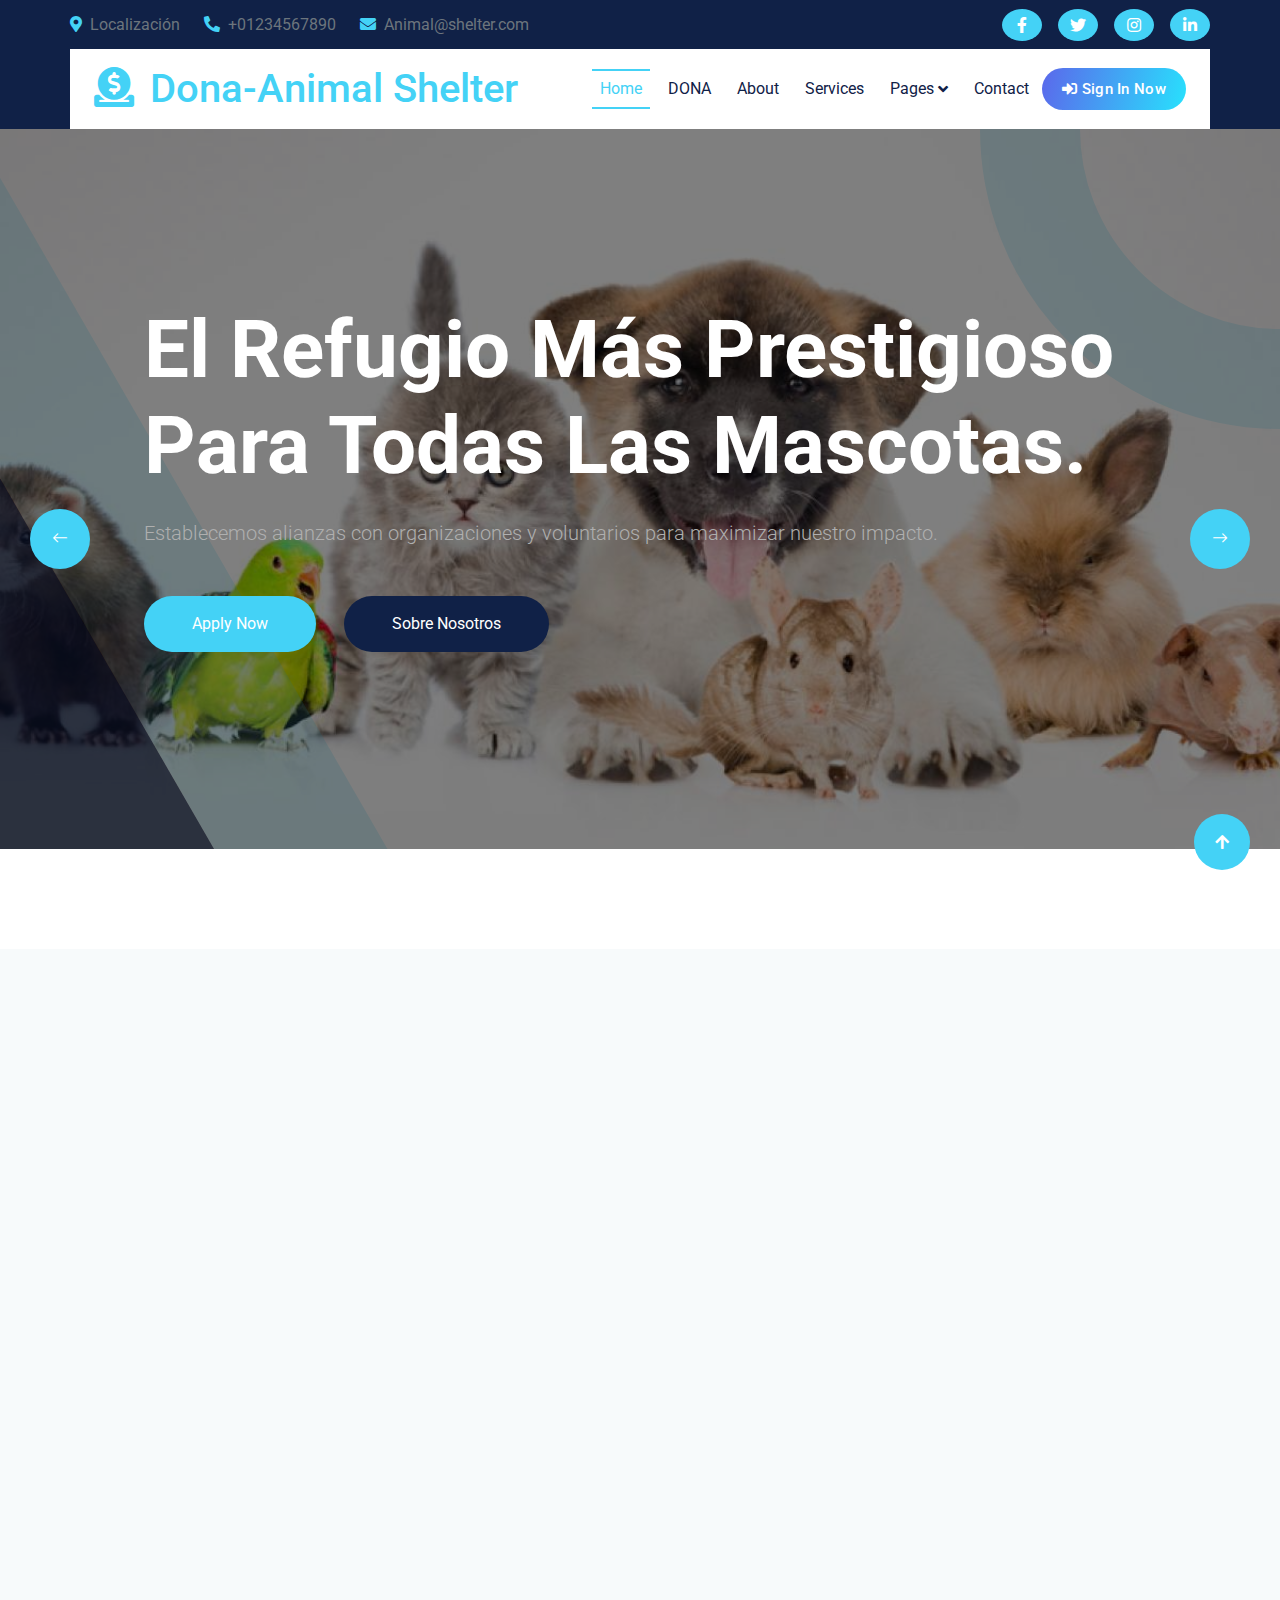
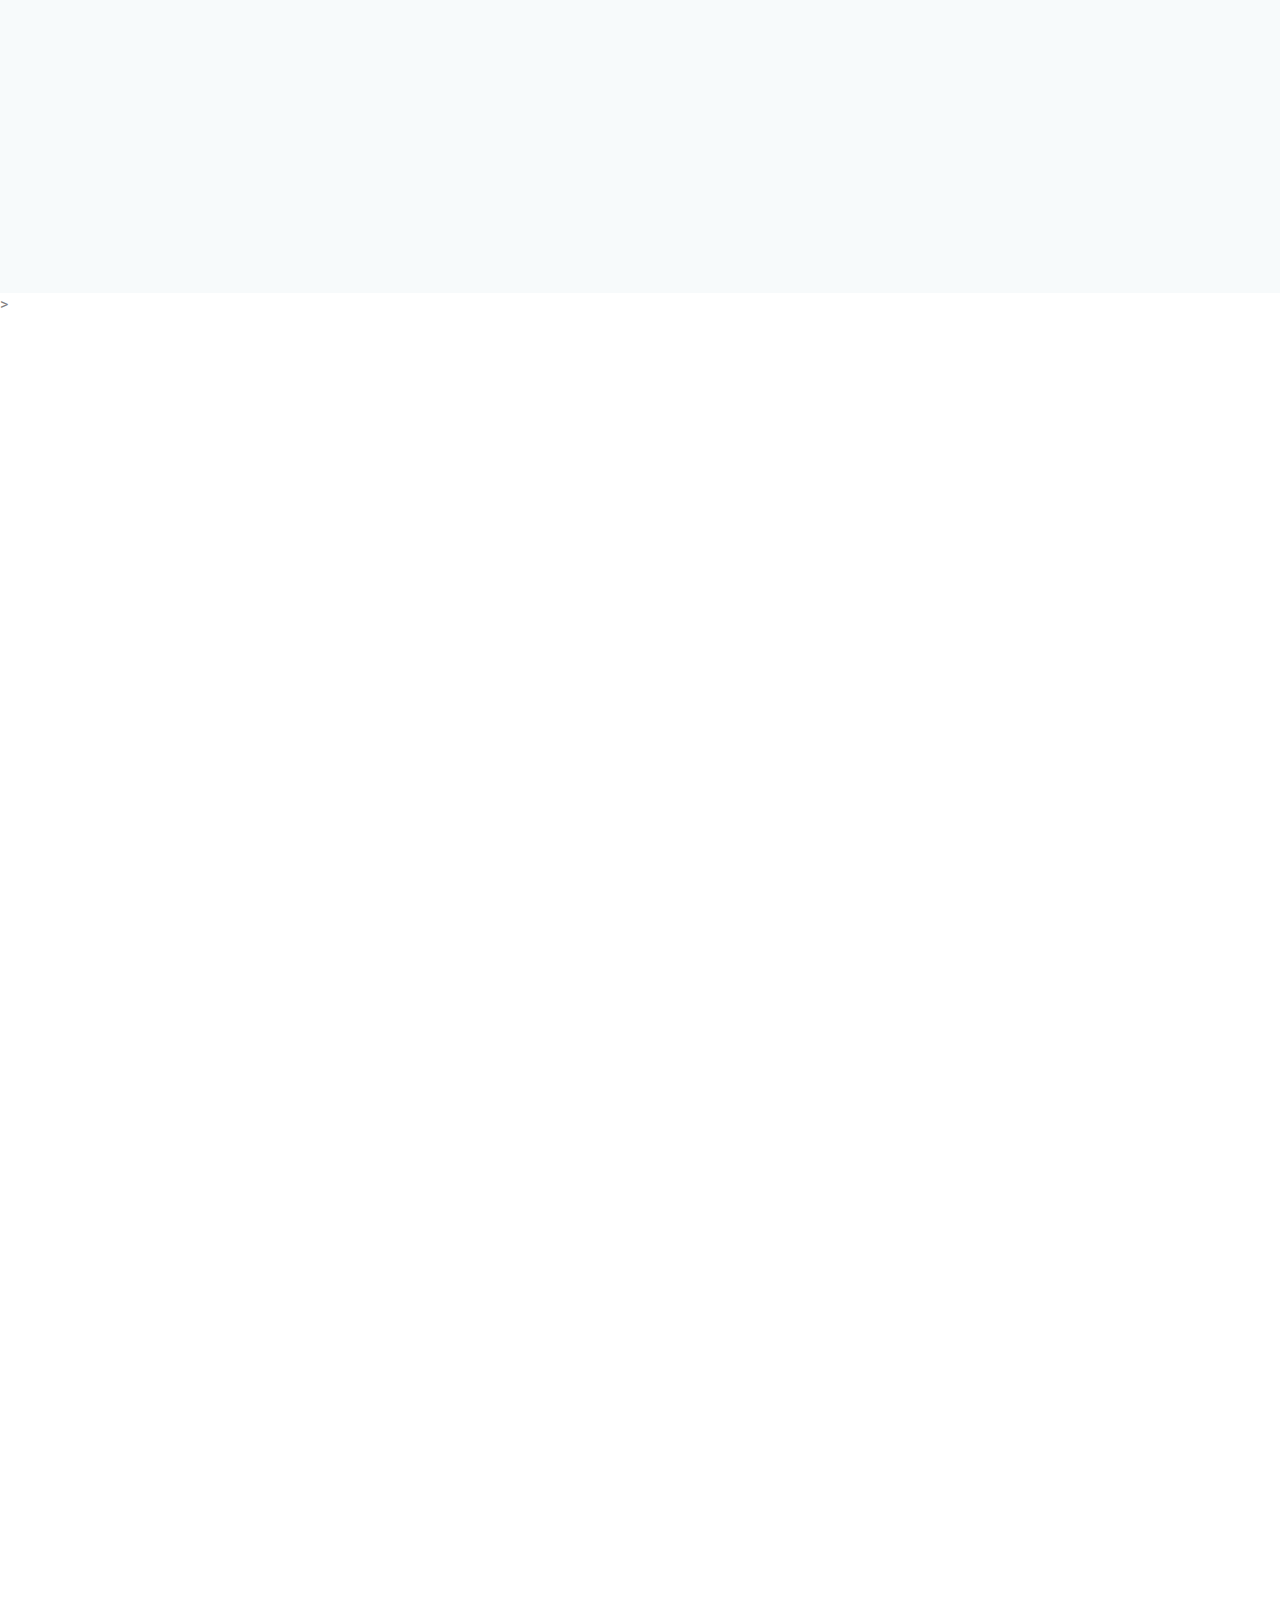
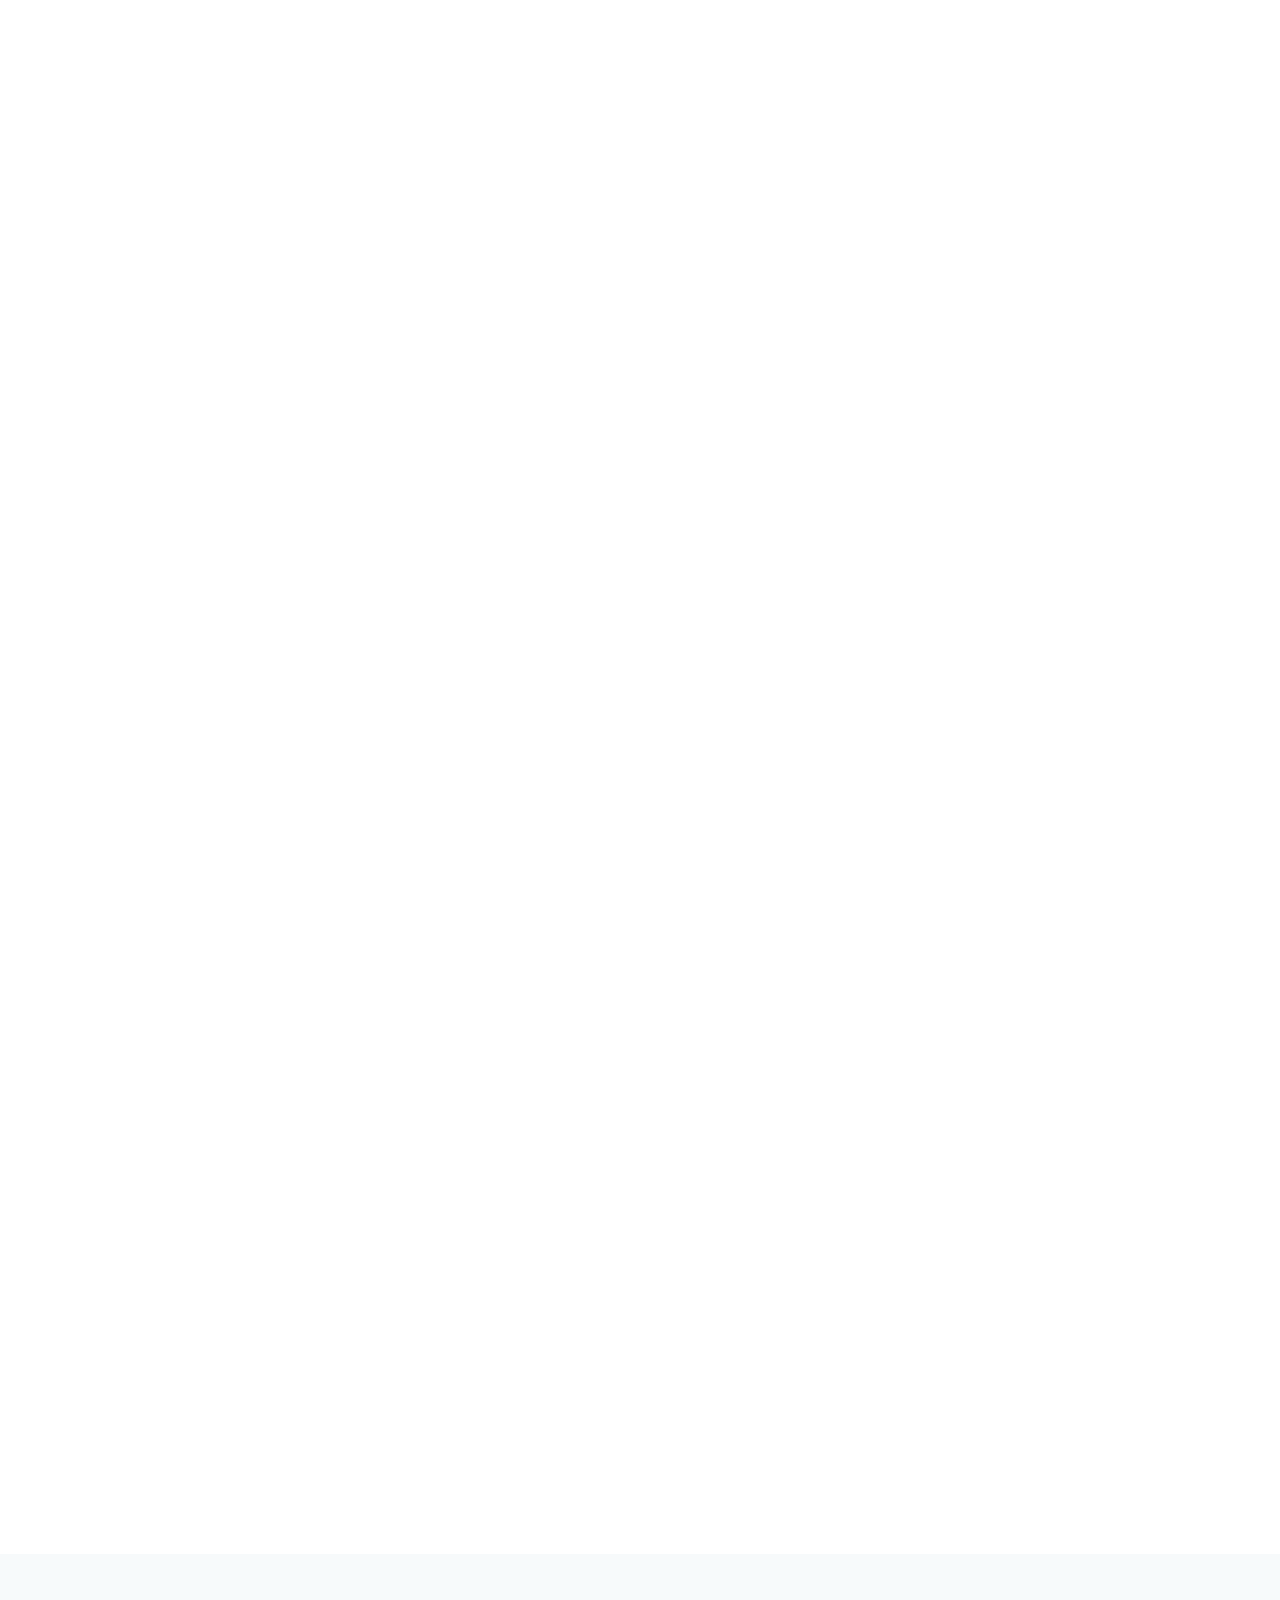
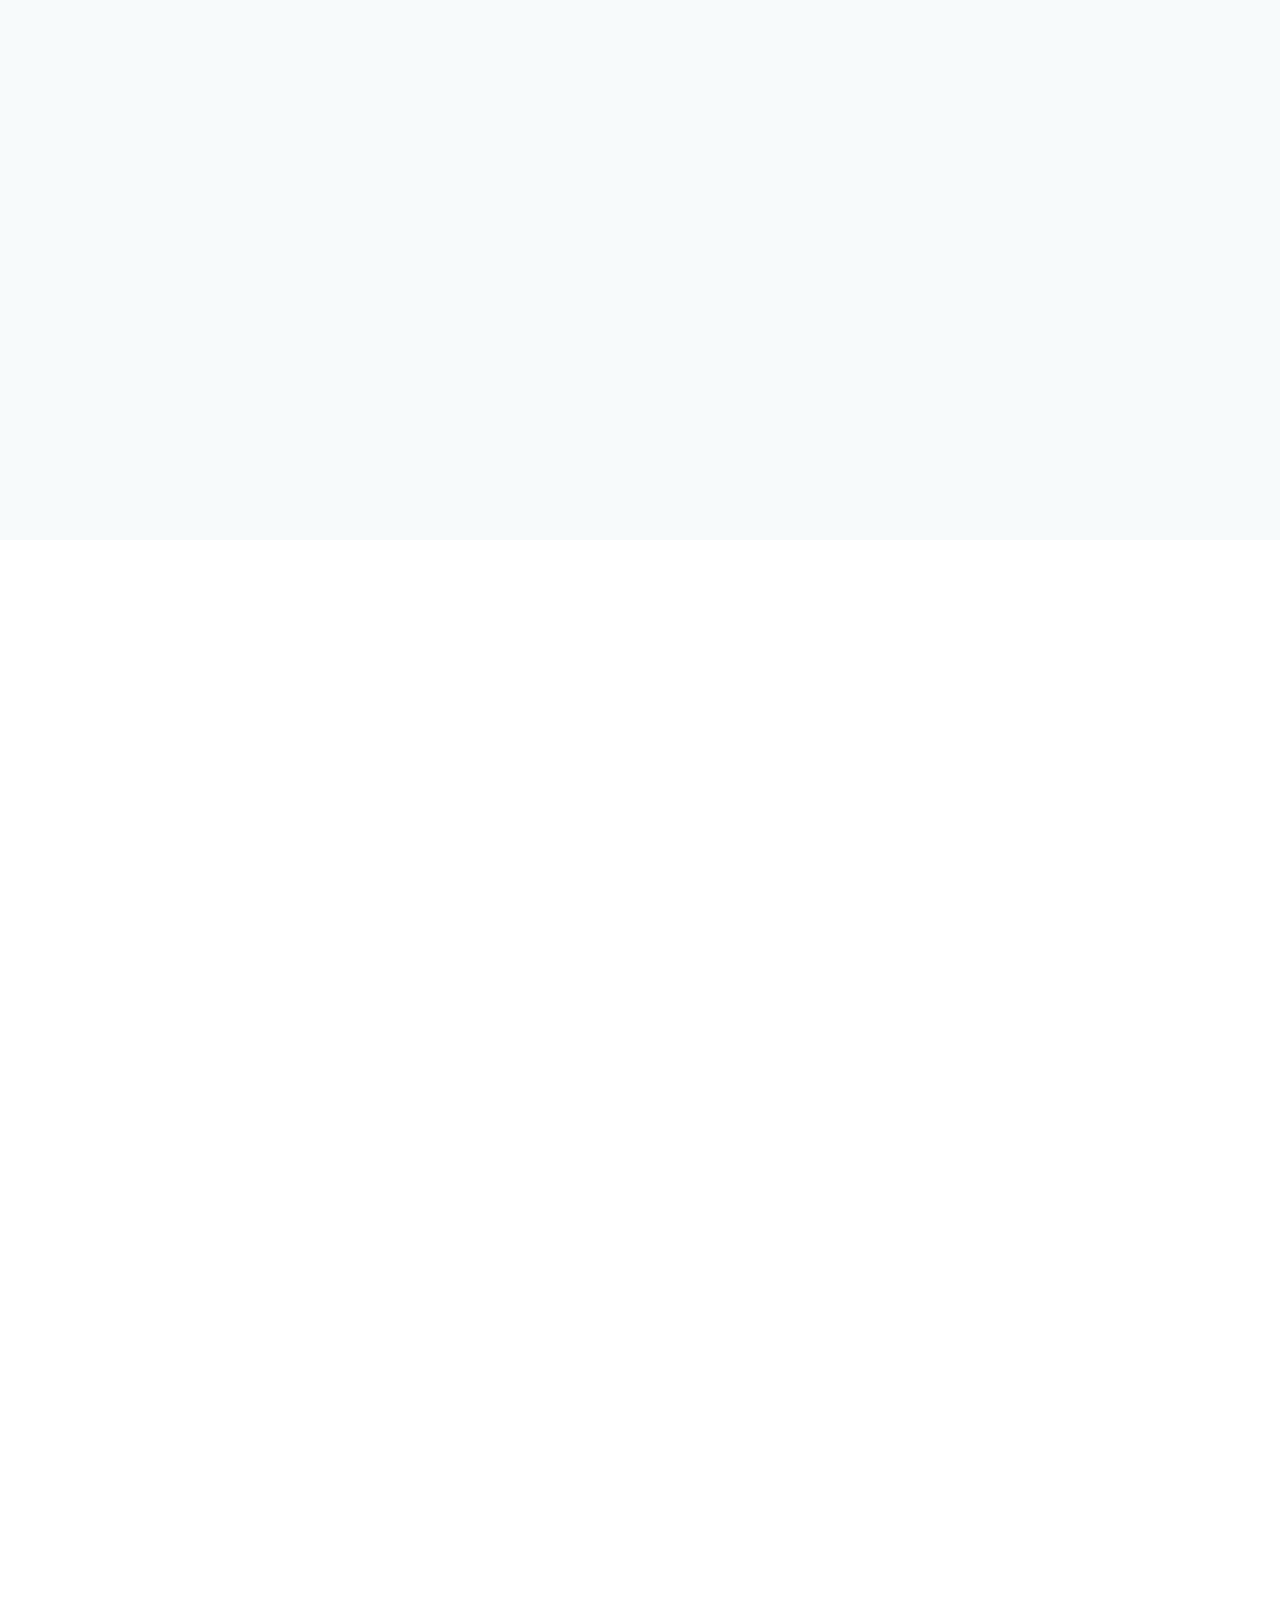
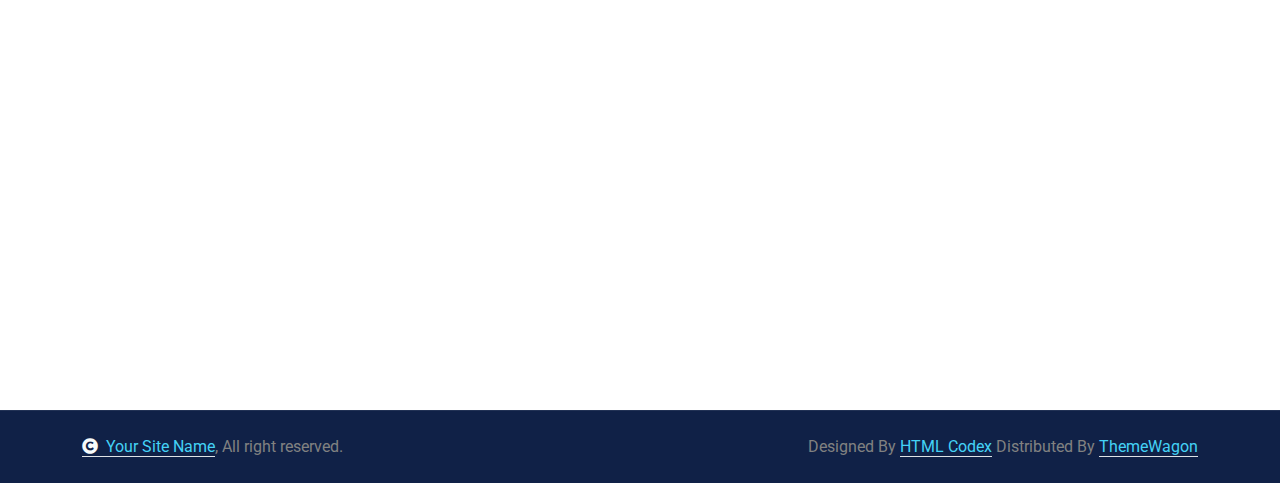
<file: index.html>
<!DOCTYPE html>
<html lang="en">

    <head>
        <meta charset="utf-8">
        <title>Animal Shelter</title>
        <link rel="icon" href="img/images.jpeg" type="image/x-icon">
        <meta content="width=device-width, initial-scale=1.0" name="viewport">
        <meta content="" name="keywords">
        <meta content="" name="description">

        <!-- Google Web Fonts -->
        <link rel="preconnect" href="https://fonts.googleapis.com">
        <link rel="preconnect" href="https://fonts.gstatic.com" crossorigin>
        <link href="https://fonts.googleapis.com/css2?family=Open+Sans:wght@400;500;600;700&family=Roboto:wght@400;500;700&display=swap" rel="stylesheet"> 

        <!-- Icon Font Stylesheet -->
        <link rel="stylesheet" href="https://use.fontawesome.com/releases/v5.15.4/css/all.css"/>
        <link href="https://cdn.jsdelivr.net/npm/bootstrap-icons@1.4.1/font/bootstrap-icons.css" rel="stylesheet">

        <!-- Libraries Stylesheet -->
        <link rel="stylesheet" href="https://cdnjs.cloudflare.com/ajax/libs/animate.css/4.1.1/animate.min.css"/>
        <link href="lib/animate/animate.min.css" rel="stylesheet">
        <link href="lib/owlcarousel/assets/owl.carousel.min.css" rel="stylesheet">
        <link href="lib/lightbox/css/lightbox.min.css" rel="stylesheet">


        <!-- Customized Bootstrap Stylesheet -->
        <link href="css/bootstrap.min.css" rel="stylesheet">

        <!-- Template Stylesheet -->
        <link href="css/style.css" rel="stylesheet">
        <link rel="stylesheet" href="https://use.fontawesome.com/releases/v5.8.1/css/all.css" integrity="sha384-50oBUHEmvpQ+1lW4y57PTFmhCaXp0ML5d60M1M7uH2+nqUivzIebhndOJK28anvf" crossorigin="anonymous">
        <link rel="stylesheet" href="assets/css/templatemo-chain-app-dev.css">
        <link rel="stylesheet" href="assets/css/animated.css">
        <link rel="stylesheet" href="assets/css/owl.css">
    </head>

    <body>

        <!-- Spinner Start -->
        <div id="spinner" class="show bg-white position-fixed translate-middle w-100 vh-100 top-50 start-50 d-flex align-items-center justify-content-center">
            <div class="spinner-border text-primary" style="width: 3rem; height: 3rem;" role="status">
                <span class="sr-only">Loading...</span>
            </div>
        </div>
        <!-- Spinner End -->


        <!-- Topbar Start -->
        <div class="container-fluid topbar px-0 d-none d-lg-block">
            <div class="container px-0">
                <div class="row gx-0 align-items-center" style="height: 45px;">
                    <div class="col-lg-8 text-center text-lg-start mb-lg-0">
                        <div class="d-flex flex-wrap">
                            <a href="#" class="text-muted me-4"><i class="fas fa-map-marker-alt text-primary me-2"></i>Localización</a>
                            <a href="#" class="text-muted me-4"><i class="fas fa-phone-alt text-primary me-2"></i>+01234567890</a>
                            <a href="#" class="text-muted me-0"><i class="fas fa-envelope text-primary me-2"></i>Animal@shelter.com</a>
                        </div>
                    </div>
                    <div class="col-lg-4 text-center text-lg-end">
                        <div class="d-flex align-items-center justify-content-end">
                            <a href="#" class="btn btn-primary btn-square rounded-circle nav-fill me-3"><i class="fab fa-facebook-f text-white"></i></a>
                            <a href="#" class="btn btn-primary btn-square rounded-circle nav-fill me-3"><i class="fab fa-twitter text-white"></i></a>
                            <a href="#" class="btn btn-primary btn-square rounded-circle nav-fill me-3"><i class="fab fa-instagram text-white"></i></a>
                            <a href="#" class="btn btn-primary btn-square rounded-circle nav-fill me-0"><i class="fab fa-linkedin-in text-white"></i></a>
                        </div>
                    </div>
                </div>
            </div>
        </div>
        <!-- Topbar End -->


        <!-- Navbar & Hero Start -->
        <div class="container-fluid sticky-top px-0">
            <div class="position-absolute bg-dark" style="left: 0; top: 0; width: 100%; height: 100%;">
            </div>
            <div class="container px-0">
                <nav class="navbar navbar-expand-lg navbar-dark bg-white py-3 px-4">
                    <a href="index.html" class="navbar-brand p-0">
                        <h1 class="text-primary m-0"><i class="fas fa-donate me-3"></i>Dona-Animal Shelter</h1>
                        <!-- <img src="img/logo.png" alt="Logo"> -->
                    </a>
                    <button class="navbar-toggler" type="button" data-bs-toggle="collapse" data-bs-target="#navbarCollapse">
                        <span class="fa fa-bars"></span>
                    </button>
                    <div class="collapse navbar-collapse" id="navbarCollapse">
                        <div class="navbar-nav ms-auto py-0">
                            <a href="index.html" class="nav-item nav-link active">Home</a>
                            <a href="donation.html" class="nav-item nav-link">DONA</a>
                            <a href="about.html" class="nav-item nav-link">About</a>
                            <a href="service.html" class="nav-item nav-link">Services</a>
                            <div class="nav-item dropdown">
                                <a href="#" class="nav-link dropdown-toggle" data-bs-toggle="dropdown">Pages</a>
                                <div class="dropdown-menu m-0">
                                    <a href="blog.html" class="dropdown-item">Our Best Friends</a>
                                    <a href="team.html" class="dropdown-item">Our Team</a>
                                    <a href="testimonial.html" class="dropdown-item">Testimonial</a>
                                    <a href="faqs.html" class="dropdown-item">FAQs</a>
                                    <a href="charts.html" class="dropdown-item">Admin Page</a>
                                    <a href="403.html" class="dropdown-item">403 Page</a>
                                </div>
                            </div>
                            <a href="contact.html" class="nav-item nav-link">Contact</a>
                        </div>
                        <li><div class="gradient-button"><a id="modal_trigger" href="#modal"><i class="fa fa-sign-in-alt"></i> Sign In Now</a></div></li> 
                    </div>
                </nav>
            </div>
        </div>
        <!-- Navbar & Hero End -->

        <!-- Modal Search Start -->
        <div class="modal fade" id="searchModal" tabindex="-1" aria-labelledby="exampleModalLabel" aria-hidden="true">
            <div class="modal-dialog modal-fullscreen">
                <div class="modal-content rounded-0">
                    <div class="modal-header">
                        <h4 class="modal-title mb-0" id="exampleModalLabel">Search by keyword</h4>
                        <button type="button" class="btn-close" data-bs-dismiss="modal" aria-label="Close"></button>
                    </div>
                    <div class="modal-body d-flex align-items-center">
                        <div class="input-group w-75 mx-auto d-flex">
                            <input type="search" class="form-control p-3" placeholder="keywords" aria-describedby="search-icon-1">
                            <span id="search-icon-1" class="input-group-text p-3"><i class="fa fa-search"></i></span>
                        </div>
                    </div>
                </div>
            </div>
        </div>
        <!-- Modal Search End -->

        <!-- Carousel Start -->
        <div class="header-carousel owl-carousel">
            <div class="header-carousel-item">
                <div class="header-carousel-item-img-1">
                    <img src="img/bg_2.jpg" class="img-fluid w-100" alt="Image">
                </div>
                <div class="carousel-caption">
                    <div class="carousel-caption-inner text-start p-3">
                        <h1 class="display-1 text-capitalize text-white mb-4 fadeInUp animate__animated" data-animation="fadeInUp" data-delay="1.3s" style="animation-delay: 1.3s;">El Refugio Más Prestigioso para Todas las Mascotas.</h1>
                        <p class="mb-5 fs-5 fadeInUp animate__animated" data-animation="fadeInUp" data-delay="1.5s" style="animation-delay: 1.5s;"> Establecemos alianzas con organizaciones y voluntarios para maximizar nuestro impacto.
                        </p>
                        <a class="btn btn-primary rounded-pill py-3 px-5 mb-4 me-4 fadeInUp animate__animated" data-animation="fadeInUp" data-delay="1.5s" style="animation-delay: 1.7s;" href="about.html">Apply Now</a>
                        <a class="btn btn-dark rounded-pill py-3 px-5 mb-4 fadeInUp animate__animated" data-animation="fadeInUp" data-delay="1.5s" style="animation-delay: 1.7s;" href="#about">Sobre Nosotros</a>
                    </div>
                </div>
            </div>
            <div class="header-carousel-item mx-auto">
                <div class="header-carousel-item-img-2">
                    <img src="img/Cabecera1.png" class="img-fluid w-100" alt="Image">
                </div>
                <div class="carousel-caption">
                    <div class="carousel-caption-inner text-center p-3">
                        <h1 class="display-1 text-capitalize text-white mb-4">Campaña recogida de Fondos.</h1>
                        <p class="mb-5 fs-5"> Promovemos la adopción responsable y la concienciación sobre el cuidado animal.
                        </p>
                        <a class="btn btn-primary rounded-pill py-3 px-5 mb-4 me-4" href="#mascotas">Nuestras Mascotas</a>
                        <a class="btn btn-dark rounded-pill py-3 px-5 mb-4" href="donation.html">Dona</a>
                    </div>
                </div>
            </div>
            <div class="header-carousel-item">
                <div class="header-carousel-item-img-3">
                    <img src="img/bg_3.jpg" class="img-fluid w-100" alt="Image">
                </div>
                <div class="carousel-caption">
                    <div class="carousel-caption-inner text-end p-3">
                        <h1 class="display-1 text-capitalize text-white mb-4">Los mejores expertos para la salud de nuestros animales.</h1>
                        <p class="mb-5 fs-5">Trabajamos con los mejores expertos para asegurar el bienestar de nuestros animales. 
                        </p>
                        <a class="btn btn-primary rounded-pill py-3 px-5 mb-4 me-4" href="#service">Servicios</a>
                        <a class="btn btn-dark rounded-pill py-3 px-5 mb-4" href="donation.html">Dona</a>
                    </div>
                </div>
            </div>
        </div>
        <!-- Carousel End -->


                <!-- About Start -->
                <div id="about" class="container-fluid about bg-light py-5" >
                    <div class="container py-5">
                        <div class="row g-5 align-items-center">
                            <div class="col-lg-6 col-xl-5 wow fadeInLeft" data-wow-delay="0.1s">
                                <div class="about-img">
                                    <img src="img/gallery-4.jpg" class="img-fluid w-100 rounded-top bg-white" alt="Image">
                                    <img src="img/about-2.jpg" class="img-fluid w-100 rounded-bottom" alt="Image">
                                </div>
                            </div>
                            <div class="col-lg-6 col-xl-7 wow fadeInRight" data-wow-delay="0.3s">
                                <h4 class="text-primary">About Us</h4>
                                <h1 class="display-5 mb-4">El Refugio Más Prestigioso para Todas las Mascotas.</h1>
                                <p class="text ps-4 mb-4">En nuestro refugio, creemos que la inversión más valiosa es el amor y el cuidado que brindamos a cada animal. Nos dedicamos a encontrar hogares amorosos para nuestros amigos y a mejorar sus vidas.
                                </p>
                                <div class="row g-4 justify-content-between mb-5">
                                    <div class="col-lg-6 col-xl-5">
                                        <p class="text-dark"><i class="fas fa-check-circle text-primary me-1"></i> Trabajamos con expertos para asegurar el bienestar de nuestros animales.</p>
                                        <p class="text-dark mb-0"><i class="fas fa-check-circle text-primary me-1"></i> Establecemos alianzas con organizaciones y voluntarios para maximizar nuestro impacto.</p>
                                    </div>
                                    <div class="col-lg-6 col-xl-7">
                                        <p class="text-dark"><i class="fas fa-check-circle text-primary me-1"></i> Promovemos la adopción responsable y la concienciación sobre el cuidado animal.</p>
                                        <p class="text-dark mb-0"><i class="fas fa-check-circle text-primary me-1"></i>Tú Puedes ser el Próximo miembro, Té animas ¡</p>
                                    </div>
                                </div>
                                <div class="row g-4 justify-content-between mb-5">
                                    <div class="col-xl-5"><a href="#" class="btn btn-primary rounded-pill py-3 px-5">Descubre Más</a></div>
                                    <div class="col-xl-7 mb-5">
                                        <div class="about-customer d-flex position-relative">
                                            <img src="img/image_3.jpg" class="img-fluid btn-xl-square position-absolute" style="left: 0; top: 0;"  alt="Image">
                                            <img src="img/customer-img-2.jpg" class="img-fluid btn-xl-square position-absolute" style="left: 45px; top: 0;" alt="Image">
                                            <img src="img/customer-img-3.jpg" class="img-fluid btn-xl-square position-absolute" style="left: 90px; top: 0;" alt="Image">
                                            <img src="img/gallery-6.jpg" class="img-fluid btn-xl-square position-absolute" style="left: 135px; top: 0;" alt="Image">
                                            <div class="position-absolute text-dark" style="left: 220px; top: 10px;">
                                                <p class="mb-0">2m+ Adopciones</p>
                                                <p class="mb-0">Muy felices</p>
                                            </div>
                                        </div>
                                    </div>
                                </div>
                                <div class="row g-4 text-center align-items-center justify-content-center">
                                    <div class="col-sm-4">
                                        <div class="bg-primary rounded p-4">
                                            <div class="d-flex align-items-center justify-content-center">
                                                <span class="counter-value fs-1 fw-bold text-dark" data-toggle="counter-up">3200</span>
                                                <h4 class="text-dark fs-1 mb-0" style="font-weight: 600; font-size: 25px;">+</h4>
                                            </div>
                                            <div class="w-100 d-flex align-items-center justify-content-center">
                                                <p class="text-white mb-0">Adopciones</p>
                                            </div>
                                        </div>
                                    </div>
                                    <div class="col-sm-4">
                                        <div class="bg-dark rounded p-4">
                                            <div class="d-flex align-items-center justify-content-center">
                                                <span class="counter-value fs-1 fw-bold text-white" data-toggle="counter-up">10</span>
                                                <h4 class="text-white fs-1 mb-0" style="font-weight: 600; font-size: 25px;">+</h4>
                                            </div>
                                            <div class="w-100 d-flex align-items-center justify-content-center">
                                                <p class="mb-0">Años de Experiencia</p>
                                            </div>
                                        </div>
                                    </div>
                                    <div class="col-sm-4">
                                        <div class="bg-primary rounded p-4">
                                            <div class="d-flex align-items-center justify-content-center">
                                                <span class="counter-value fs-1 fw-bold text-dark" data-toggle="counter-up">16</span>
                                                <h4 class="text-dark fs-1 mb-0" style="font-weight: 600; font-size: 25px;">+</h4>
                                            </div>
                                            <div class="w-100 d-flex align-items-center justify-content-center">
                                                <p class="text-white mb-0">Miembros del equipo</p>
                                            </div>
                                        </div>
                                    </div>
                                </div>
                            </div>
                        </div>
                    </div>
                </div>
                <!-- About End -->>
            
                <!-- Blog Start -->
                <div id="mascotas"class="container-fluid blog pb-5">
                    <div class="container pb-5">
                        <div class="text-center mx-auto pb-5 wow fadeInUp" data-wow-delay="0.1s" style="max-width: 800px;">
                            <h4 class="text-primary">Nuestros amigos</h4>
                            <h1 class="display-4">Latest Pes & News from the Adoptions</h1>
                        </div>
                        <div class="row g-4 justify-content-center">
                            <div class="col-md-6 col-lg-6 col-xl-4 wow fadeInUp" data-wow-delay="0.1s">
                                <div class="blog-item bg-light rounded p-4" style="background-image: url(img/bg.png);">
                                    <div class="mb-4">
                                        <h4 class="text-primary mb-2">Garfielf</h4>
                                        <div class="d-flex justify-content-between">
                                            <p class="mb-0"><span class="text-dark fw-bold">On</span> Mar 14, 2024</p>
                                            <p class="mb-0"><span class="text-dark fw-bold">Raza</span> British Shorthair Red</p>
                                        </div>
                                    </div>
                                    <div class="project-img">
                                        <img src="img/image_5.jpg" class="img-fluid w-100 rounded" alt="Image">
                                        <div class="blog-plus-icon">
                                            <a href="img/image_5.jpg" data-lightbox="blog-1" class="btn btn-primary btn-md-square rounded-pill"><i class="fas fa-plus fa-1x"></i></a>
                                        </div>
                                    </div>
                                    <div class="my-4">
                                        <a href="#" class="h4">Como a Garfield le encanta la Lasaña, pero sin destrozar la casa</a>
                                    </div>
                                    <a class="btn btn-primary rounded-pill py-2 px-4" href="#modal">Explore More</a>
                                </div>
                            </div>
                            <div class="col-md-6 col-lg-6 col-xl-4 wow fadeInUp" data-wow-delay="0.3s">
                                <div class="blog-item bg-light rounded p-4" style="background-image: url(img/bg.png);">
                                    <div class="mb-4">
                                        <h4 class="text-primary mb-2">Will Smith</h4>
                                        <div class="d-flex justify-content-between">
                                            <p class="mb-0"><span class="text-dark fw-bold">On</span> May 25, 2024</p>
                                            <p class="mb-0"><span class="text-dark fw-bold">Raza</span> Pug</p>
                                        </div>
                                    </div>
                                    <div class="project-img">
                                        <img src="img/about-1.jpg" class="img-fluid w-100 rounded" alt="Image">
                                        <div class="blog-plus-icon">
                                            <a href="img/about-1.jpg" data-lightbox="blog-2" class="btn btn-primary btn-md-square rounded-pill"><i class="fas fa-plus fa-1x"></i></a>
                                        </div>
                                    </div>
                                    <div class="my-4">
                                        <a href="#" class="h4">También es Actor y rapero, pero más guapo y cariñoso</a>
                                    </div>
                                    <a class="btn btn-primary rounded-pill py-2 px-4" href="#">Explore More</a>
                                </div>
                            </div>
                            <div class="col-md-6 col-lg-6 col-xl-4 wow fadeInUp" data-wow-delay="0.5s">
                                <div class="blog-item bg-light rounded p-4" style="background-image: url(img/bg.png);">
                                    <div class="mb-4">
                                        <h4 class="text-primary mb-2">Bruno & Mars</h4>
                                        <div class="d-flex justify-content-between">
                                            <p class="mb-0"><span class="text-dark fw-bold">On</span> Jun 09, 2024</p>
                                            <p class="mb-0"><span class="text-dark fw-bold">Raza</span> Perro y Gato Comun</p>
                                        </div>
                                    </div>
                                    <div class="project-img">
                                        <img src="img/image_4.jpg" class="img-fluid w-100 rounded" alt="Image">
                                        <div class="blog-plus-icon">
                                            <a href="img/image_4.jpg" data-lightbox="blog-3" class="btn btn-primary btn-md-square rounded-pill"><i class="fas fa-plus fa-1x"></i></a>
                                        </div>
                                    </div>
                                    <div class="my-4">
                                        <a href="#" class="h4">Ambos con el Flow de Bruno pero con mas encanto aún</a>
                                    </div>
                                    <a class="btn btn-primary rounded-pill py-2 px-4" href="#">Explore More</a>
                                </div>
                            </div>
                        </div>
                    </div>
                </div>
                <!-- Blog End -->
        

        <!-- Services Start -->
        <div id="service"class="container-fluid service py-5">
            <div class="container py-5">
                <div class="text-center mx-auto pb-5 wow fadeInUp" data-wow-delay="0.1s" style="max-width: 800px;">
                    <h4 class="text-primary">Nuestros Servicios</h4>
                    <h1 class="display-4"> Offering the Best Consulting & Animal Shelter Services</h1>
                </div>
                <div class="row g-4 justify-content-center text-center">
                    <div class="col-md-6 col-lg-4 col-xl-3 wow fadeInUp" data-wow-delay="0.1s">
                        <div class="service-item bg-light rounded">
                            <div class="service-img">
                                <img src="img/service-1.jpg" class="img-fluid w-100 rounded-top" alt="">
                            </div>
                            <div class="service-content text-center p-4">
                                <div class="service-content-inner">
                                    <a href="#" class="h4 mb-4 d-inline-flex text-start"><i class="fas fa-file-signature fa-2x me-2"></i>Adopción responsable</a>
                                    <p class="mb-4">Promovemos la adopción responsable y la concienciación sobre el cuidado animal
                                    </p>
                                    <a class="btn btn-light rounded-pill py-2 px-4" href="#">Read More</a>
                                </div>
                            </div>
                        </div>
                    </div>
                    <div class="col-md-6 col-lg-4 col-xl-3 wow fadeInUp" data-wow-delay="0.3s">
                        <div class="service-item bg-light rounded">
                            <div class="service-img">
                                <img src="img/pricing-3.jpg" class="img-fluid w-100 rounded-top" alt="">
                            </div>
                            <div class="service-content text-center p-4">
                                <div class="service-content-inner">
                                    <a href="#" class="h4 mb-4 d-inline-flex text-start"><i class="fas fa-stethoscope fa-2x me-2"></i>Su Salud & Alimentación</a>
                                    <p class="mb-4">Trabajamos con expertos para asegurar el bienestar de nuestros animales
                                    </p>
                                    <a class="btn btn-light rounded-pill py-2 px-4" href="#">Read More</a>
                                </div>
                            </div>
                        </div>
                    </div>
                    <div class="col-md-6 col-lg-4 col-xl-3 wow fadeInUp" data-wow-delay="0.5s">
                        <div class="service-item bg-light rounded">
                            <div class="service-img">
                                <img src="img/service-4.jpg" class="img-fluid w-100 rounded-top" alt="">
                            </div>
                            <div class="service-content text-center p-4">
                                <div class="service-content-inner">
                                    <a href="#" class="h4 mb-4 d-inline-flex text-start"><i class="fas fa-phone fa-2x me-2"></i> Seguimiento de por Vida</a>
                                    <p class="mb-4">Siempre serán nuestros amigos ¿por qué no llamarlos de vez en cuando?
                                    </p>
                                    <a class="btn btn-light rounded-pill py-2 px-4" href="#">Read More</a>
                                </div>
                            </div>
                        </div>
                    </div>
                    <div class="col-md-6 col-lg-4 col-xl-3 wow fadeInUp" data-wow-delay="0.7s">
                        <div class="service-item bg-light rounded">
                            <div class="service-img">
                                <img src="img/pricing-2.jpg" class="img-fluid w-100 rounded-top" alt="">
                            </div>
                            <div class="service-content text-center p-4">
                                <div class="service-content-inner">
                                    <a href="#" class="h4 mb-4 d-inline-flex text-start"><i class="fas fa-home fa-2x me-2"></i> Ambiente Familiar</a>
                                    <p class="mb-4">Gracias a nuestros voluntarios todas nuestras mascotas estan readaptadas para un ambiente familiar
                                    </p>
                                    <a class="btn btn-light rounded-pill py-2 px-4" href="#">Read More</a>
                                </div>
                            </div>
                        </div>
                    </div>
                    <div class="col-12">
                        <a class="btn btn-primary rounded-pill py-3 px-5 wow fadeInUp" data-wow-delay="0.1s" href="#">Services More</a>
                    </div>
                </div>
            </div>
        </div>
        <!-- Services End -->



        <!-- Team Start -->
        <div class="container-fluid team pb-5">
            <div class="container pb-5">
                <div class="text-center mx-auto pb-5 wow fadeInUp" data-wow-delay="0.1s" style="max-width: 800px;">
                    <h4 class="text-primary">Nuestro Equipo</h4>
                    <h1 class="display-4">Our Animal Shelter Company Dedicated Team Member</h1>
                </div>
                <div class="row g-4 justify-content-center">
                    <div class="col-sm-6 col-md-6 col-lg-4 col-xl-3 wow fadeInUp" data-wow-delay="0.1s">
                        <div class="team-item rounded">
                            <div class="team-img">
                                <img src="img/team-3.jpg" class="img-fluid w-100 rounded-top" alt="Image">
                                <div class="team-icon">
                                    <a class="btn btn-primary btn-sm-square text-white rounded-circle mb-3" href=""><i class="fas fa-share-alt"></i></a>
                                    <div class="team-icon-share">
                                        <a class="btn btn-primary btn-sm-square text-white rounded-circle mb-3" href=""><i class="fab fa-facebook-f"></i></a>
                                        <a class="btn btn-primary btn-sm-square text-white rounded-circle mb-3" href=""><i class="fab fa-twitter"></i></a>
                                        <a class="btn btn-primary btn-sm-square text-white rounded-circle mb-0" href=""><i class="fab fa-instagram"></i></a>
                                    </div>
                                </div>
                            </div>
                            <div class="team-content bg-dark text-center rounded-bottom p-4">
                                <div class="team-content-inner rounded-bottom">
                                    <h4 class="text-white">Alicia T. Brock</h4>
                                    <p class="text-muted mb-0">CEO & Founder</p>
                                </div>
                            </div>
                        </div>
                    </div>
                    <div class="col-sm-6 col-md-6 col-lg-4 col-xl-3 wow fadeInUp" data-wow-delay="0.3s">
                        <div class="team-item rounded">
                            <div class="team-img">
                                <img src="img/staff-1.jpg" class="img-fluid w-100 rounded-top" alt="Image">
                                <div class="team-icon">
                                    <a class="btn btn-primary btn-sm-square text-white rounded-circle mb-3" href=""><i class="fas fa-share-alt"></i></a>
                                    <div class="team-icon-share">
                                        <a class="btn btn-primary btn-sm-square text-white rounded-circle mb-3" href=""><i class="fab fa-facebook-f"></i></a>
                                        <a class="btn btn-primary btn-sm-square text-white rounded-circle mb-3" href=""><i class="fab fa-twitter"></i></a>
                                        <a class="btn btn-primary btn-sm-square text-white rounded-circle mb-0" href=""><i class="fab fa-instagram"></i></a>
                                    </div>
                                </div>
                            </div>
                            <div class="team-content bg-dark text-center rounded-bottom p-4">
                                <div class="team-content-inner rounded-bottom">
                                    <h4 class="text-white">Margarita S. Brock</h4>
                                    <p class="text-muted mb-0">Responsable Veterinaria</p>
                                </div>
                            </div>
                        </div>
                    </div>
                    <div class="col-sm-6 col-md-6 col-lg-4 col-xl-3 wow fadeInUp" data-wow-delay="0.5s">
                        <div class="team-item rounded">
                            <div class="team-img">
                                <img src="img/staff-7.jpg" class="img-fluid w-100 rounded-top" alt="Image">
                                <div class="team-icon">
                                    <a class="btn btn-primary btn-sm-square text-white rounded-circle mb-3" href=""><i class="fas fa-share-alt"></i></a>
                                    <div class="team-icon-share">
                                        <a class="btn btn-primary btn-sm-square text-white rounded-circle mb-3" href=""><i class="fab fa-facebook-f"></i></a>
                                        <a class="btn btn-primary btn-sm-square text-white rounded-circle mb-3" href=""><i class="fab fa-twitter"></i></a>
                                        <a class="btn btn-primary btn-sm-square text-white rounded-circle mb-0" href=""><i class="fab fa-instagram"></i></a>
                                    </div>
                                </div>
                            </div>
                            <div class="team-content bg-dark text-center rounded-bottom p-4">
                                <div class="team-content-inner rounded-bottom">
                                    <h4 class="text-white">Mark D. Brock</h4>
                                    <p class="text-muted mb-0">Responsable de RRHH</p>
                                </div>
                            </div>
                        </div>
                    </div>
                    <div class="col-sm-6 col-md-6 col-lg-4 col-xl-3 wow fadeInUp" data-wow-delay="0.7s">
                        <div class="team-item rounded">
                            <div class="team-img">
                                <img src="img/staff-5.jpg" class="img-fluid w-100 rounded-top" alt="Image">
                                <div class="team-icon">
                                    <a class="btn btn-primary btn-sm-square text-white rounded-circle mb-3" href=""><i class="fas fa-share-alt"></i></a>
                                    <div class="team-icon-share">
                                        <a class="btn btn-primary btn-sm-square text-white rounded-circle mb-3" href=""><i class="fab fa-facebook-f"></i></a>
                                        <a class="btn btn-primary btn-sm-square text-white rounded-circle mb-3" href=""><i class="fab fa-twitter"></i></a>
                                        <a class="btn btn-primary btn-sm-square text-white rounded-circle mb-0" href=""><i class="fab fa-instagram"></i></a>
                                    </div>
                                </div>
                            </div>
                            <div class="team-content bg-dark text-center rounded-bottom p-4">
                                <div class="team-content-inner rounded-bottom">
                                    <h4 class="text-white">Pedro Mapache</h4>
                                    <p class="text-muted mb-0">Responsable de Adopciones</p>
                                </div>
                            </div>
                        </div>
                    </div>
                </div>
            </div>
        </div>
        <!-- Team End -->


        <!-- Testimonial Start -->
        <div class="container-fluid testimonial bg-light py-5">
            <div class="container py-5">
                <div class="row g-4 align-items-center">
                    <div class="col-xl-4 wow fadeInLeft" data-wow-delay="0.1s">
                        <div class="h-100 rounded">
                            <h4 class="text-primary">Our Feedbacks </h4>
                            <h1 class="display-4 mb-4">Padres Adoptivos Felices</h1>
                            <p class="mb-4">Nada mejor que telo cuenten ellos, como fue el porceso, el seguimiento, etc.</p>
                            <a class="btn btn-primary rounded-pill text-white py-3 px-5" href="#">Read All Reviews <i class="fas fa-arrow-right ms-2"></i></a>
                        </div>
                    </div>
                    <div class="col-xl-8">
                        <div class="testimonial-carousel owl-carousel wow fadeInUp" data-wow-delay="0.1s">
                            <div class="testimonial-item bg-white rounded p-4 wow fadeInUp" data-wow-delay="0.3s">
                                <div class="d-flex">
                                    <div><i class="fas fa-quote-left fa-3x text-dark me-3"></i></div>
                                    <p class="mt-4">“Adoptar a mi perro en este refugio ha sido una de las mejores decisiones de mi vida. El personal es increíblemente amable y se nota que aman a los animales. ¡Recomiendo este lugar a todos!”
                                    </p>
                                </div>
                                <div class="d-flex justify-content-end">
                                    <div class="my-auto text-end">
                                        <h5>Ana García</h5>
                                        <p class="mb-0">Ingeniera</p>
                                    </div>
                                    <div class="bg-white rounded-circle ms-3">
                                        <img src="img/testimonial-1.jpg" class="rounded-circle p-2" style="width: 80px; height: 80px; border: 1px solid; border-color: var(--bs-primary);" alt="">
                                    </div>
                                </div>
                            </div>
                            <div class="testimonial-item bg-white rounded p-4 wow fadeInUp" data-wow-delay="0.5s">
                                <div class="d-flex">
                                    <div><i class="fas fa-quote-left fa-3x text-dark me-3"></i></div>
                                    <p class="mt-4">“El proceso de adopción fue muy sencillo y el equipo me ayudó en cada paso. Mi nuevo gato es un amor y no podría estar más feliz. ¡Gracias por todo!”
                                    </p>
                                </div>
                                <div class="d-flex justify-content-end">
                                    <div class="my-auto text-end">
                                        <h5>María Fernández</h5>
                                        <p class="mb-0">Profesora</p>
                                    </div>
                                    <div class="bg-white rounded-circle ms-3">
                                        <img src="img/testimonial-2.jpg" class="rounded-circle p-2" style="width: 80px; height: 80px; border: 1px solid; border-color: var(--bs-primary);" alt="">
                                    </div>
                                </div>
                            </div>
                            <div class="testimonial-item bg-white rounded p-4 wow fadeInUp" data-wow-delay="0.7s">
                                <div class="d-flex">
                                    <div><i class="fas fa-quote-left fa-3x text-dark me-3"></i></div>
                                    <p class="mt-4">“Este refugio es excepcional. Los animales están bien cuidados y el personal es muy profesional. Adopté un conejo y la experiencia fue maravillosa. ¡Cinco estrellas!”
                                    </p>
                                </div>
                                <div class="d-flex justify-content-end">
                                    <div class="my-auto text-end">
                                        <h5>Carlos López</h5>
                                        <p class="mb-0">Desarrollador DevOps</p>
                                    
                                    </div>
                                    <div class="bg-white rounded-circle ms-3">
                                        <img src="img/testimonial-3.jpg" class="rounded-circle p-2" style="width: 80px; height: 80px; border: 1px solid; border-color: var(--bs-primary);" alt="">
                                    </div>
                                </div>
                            </div>
                        </div>
                    </div>
                </div>
            </div>
        </div>
        <!-- Testimonial End -->

        <!-- FAQ Start -->
        <div class="container-fluid faq py-5">
            <div class="container py-5">
                <div class="row g-5 align-items-center">
                    <div class="col-lg-6 wow fadeInLeft" data-wow-delay="0.1s">
                        <div class="pb-5">
                            <h4 class="text-primary">FAQs</h4>
                            <h1 class="display-4">Obtén Respuestas a Preguntas Comunes</h1>
                        </div>
                        <div class="accordion bg-light rounded p-4" id="accordionExample">
                            <div class="accordion-item border-0 mb-4">
                                <h2 class="accordion-header" id="headingOne">
                                    <button class="accordion-button text-dark fs-5 fw-bold rounded-top" type="button" data-bs-toggle="collapse" data-bs-target="#collapseOne" aria-expanded="true" aria-controls="collapseOne">
                                        ¿Cuál es el proceso de adopción?
                                    </button>
                                </h2>
                                <div id="collapseOne" class="accordion-collapse collapse show" aria-labelledby="headingOne" data-bs-parent="#accordionExample">
                                    <div class="accordion-body my-2">
                                        <h5>Proceso de Adopción</h5>
                                        <p>El proceso de adopción comienza con una visita al refugio para conocer a los animales. Luego, se completa un formulario de adopción y se realiza una entrevista para asegurar que el animal se adapte bien a su nuevo hogar.</p>
                                    </div>
                                </div>
                            </div>
                            <div class="accordion-item border-0 mb-4">
                                <h2 class="accordion-header" id="headingTwo">
                                    <button class="accordion-button collapsed text-dark fs-5 fw-bold rounded-top" type="button" data-bs-toggle="collapse" data-bs-target="#collapseTwo" aria-expanded="false" aria-controls="collapseTwo">
                                        ¿Ofrecen seguimiento post-adopción?
                                    </button>
                                </h2>
                                <div id="collapseTwo" class="accordion-collapse collapse" aria-labelledby="headingTwo" data-bs-parent="#accordionExample">
                                    <div class="accordion-body my-2">
                                        <h5>Seguimiento Post-Adopción</h5>
                                        <p>Sí, ofrecemos seguimiento post-adopción para asegurarnos de que tanto el animal como la familia adoptiva se adapten bien. Esto incluye visitas de seguimiento y asesoramiento continuo.</p>
                                    </div>
                                </div>
                            </div>
                            <div class="accordion-item border-0 mb-4">
                                <h2 class="accordion-header" id="headingThree">
                                    <button class="accordion-button collapsed text-dark fs-5 fw-bold rounded-top" type="button" data-bs-toggle="collapse" data-bs-target="#collapseThree" aria-expanded="false" aria-controls="collapseThree">
                                        ¿Qué tipos de animales tienen disponibles para adopción?
                                    </button>
                                </h2>
                                <div id="collapseThree" class="accordion-collapse collapse" aria-labelledby="headingThree" data-bs-parent="#accordionExample">
                                    <div class="accordion-body my-2">
                                        <h5>Animales Disponibles</h5>
                                        <p>Tenemos una variedad de animales disponibles para adopción, incluyendo perros, gatos, conejos y otros animales pequeños. Todos nuestros animales están vacunados y esterilizados.</p>
                                    </div>
                                </div>
                            </div>
                            <div class="accordion-item border-0 mb-0">
                                <h2 class="accordion-header" id="headingFour">
                                    <button class="accordion-button collapsed text-dark fs-5 fw-bold rounded-top" type="button" data-bs-toggle="collapse" data-bs-target="#collapseFour" aria-expanded="false" aria-controls="collapseFour">
                                        ¿Cómo puedo ayudar al refugio?
                                    </button>
                                </h2>
                                <div id="collapseFour" class="accordion-collapse collapse" aria-labelledby="headingFour" data-bs-parent="#accordionExample">
                                    <div class="accordion-body my-2">
                                        <h5>Cómo Ayudar</h5>
                                        <p>Hay muchas maneras de ayudar al refugio, incluyendo donaciones, voluntariado y difusión de nuestra misión. Cada pequeña ayuda cuenta y es muy apreciada.</p>
                                    </div>
                                </div>
                            </div>
                        </div>
                    </div>
                    <div class="col-lg-6 wow fadeInRight" data-wow-delay="0.3s">
                        <div class="faq-img RotateMoveRight rounded">
                            <img src="img/blog-2.jpg" class="img-fluid rounded w-100" alt="Image">
                            <a class="faq-btn btn btn-primary rounded-pill text-white py-3 px-5" href="#">Leer Más Preguntas y Respuestas <i class="fas fa-arrow-right ms-2"></i></a>
                        </div>
                    </div>
                </div>
            </div>
        </div>
        <!-- FAQ End -->

        <!-- Username & Password Login form -->

        <div id="modal" class="popupContainer" style="display:none;">
            <div class="popupHeader">
                <span class="header_title">Login</span>
                <span class="modal_close"><i class="fa fa-times"></i></span>
            </div>
        
            <section class="popupBody">
                <!-- Social Login -->
                <div class="social_login">
                    <div class="">
                        <a href="#" class="social_box fb">
                            <span class="icon"><i class="fab fa-facebook"></i></span>
                            <span class="icon_title">Connect with Facebook</span>
        
                        </a>
        
                        <a href="#" class="social_box google">
                            <span class="icon"><i class="fab fa-google-plus"></i></span>
                            <span class="icon_title">Connect with Google</span>
                        </a>
                    </div>
        
                    <div class="centeredText">
                        <span>Or use your Email address</span>
                    </div>
        
                    <div class="action_btns">
                        <div class="one_half"><a href="#" id="login_form" class="btn">Login</a></div>
                        <div class="one_half last"><a href="#" id="register_form" class="btn">Sign up</a></div>
                    </div>
                </div>
        
                <!-- Username & Password Login form -->
                <div class="user_login">
                    <form>
                        <label>Email / Username</label>
                        <input type="text" />
                        <br />
        
                        <label>Password</label>
                        <input type="password" />
                        <br />
        
                        <div class="checkbox">
                            <input id="remember" type="checkbox" />
                            <label for="remember">Remember me on this computer</label>
                        </div>
        
                        <div class="action_btns">
                            <div class="one_half"><button type="button" class="btn back_btn"><i class="fa fa-angle-double-left"></i> Back</button></div>
                            <div class="one_half last"><button type="submit" class="btn btn_red">Login</button></div>
                        </div>
                    </form>
        
                    <a href="#" class="forgot_password">Forgot password?</a>
                </div>
        
                <!-- Register Form -->
                <div class="user_register">
                    <form>
                        <label>Full Name</label>
                        <input type="text" />
                        <br />
        
                        <label>Email Address</label>
                        <input type="email" />
                        <br />
        
                        <label>Password</label>
                        <input type="password" />
                        <br />
        
                        <div class="action_btns">
                            <div class="one_half"><button type="button" class="btn back_btn"><i class="fa fa-angle-double-left"></i> Back</button></div>
                            <div class="one_half last"><button type="submit" class="btn btn_red">Register</button></div>
                        </div>
                    </form>
                </div>
            </section>
        </div> 

         <!-- Username & Password Login form End-->

        <!-- Footer Start -->
        <div class="container-fluid footer py-5 wow fadeIn" data-wow-delay="0.2s">
            <div class="container py-5">
                <div class="row g-5">
                    <div class="col-md-6 col-lg-6 col-xl-3">
                        <div class="footer-item d-flex flex-column">
                            <div class="footer-item">
                                <h4 class="text-white mb-4">Newsletter</h4>
                                <p class="mb-3">Dolor amet sit justo amet elitr clita ipsum elitr est.Lorem ipsum dolor sit amet, consectetur adipiscing elit consectetur adipiscing elit.</p>
                                <div class="position-relative mx-auto rounded-pill">
                                    <input class="form-control rounded-pill w-100 py-3 ps-4 pe-5" type="text" placeholder="Enter your email">
                                    <button type="button" class="btn btn-primary rounded-pill position-absolute top-0 end-0 py-2 mt-2 me-2">SignUp</button>
                                </div>
                            </div>
                        </div>
                    </div>
                    <div class="col-md-6 col-lg-6 col-xl-3">
                        <div class="footer-item d-flex flex-column">
                            <h4 class="text-white mb-4">Explore</h4>
                            <a href="#"><i class="fas fa-angle-right me-2"></i> Home</a>
                            <a href="#"><i class="fas fa-angle-right me-2"></i> Services</a>
                            <a href="#"><i class="fas fa-angle-right me-2"></i> About Us</a>
                            <a href="#"><i class="fas fa-angle-right me-2"></i> Latest Projects</a>
                            <a href="#"><i class="fas fa-angle-right me-2"></i> testimonial</a>
                            <a href="#"><i class="fas fa-angle-right me-2"></i> Our Team</a>
                            <a href="#"><i class="fas fa-angle-right me-2"></i> Contact Us</a>
                        </div>
                    </div>
                    <div class="col-md-6 col-lg-6 col-xl-3">
                        <div class="footer-item d-flex flex-column">
                            <h4 class="text-white mb-4">Contact Info</h4>
                            <a href=""><i class="fa fa-map-marker-alt me-2"></i> 123 Don Bosco, Andalucía, ESP</a>
                            <a href=""><i class="fas fa-envelope me-2"></i> Animal@shelter.com</a>
                            <a href=""><i class="fas fa-envelope me-2"></i> info_Animal@shelter.com</a>
                            <a href=""><i class="fas fa-phone me-2"></i> +012 345 67890</a>
                            <a href="" class="mb-3"><i class="fas fa-print me-2"></i> +012 345 67890</a>
                            <div class="d-flex align-items-center">
                                <a class="btn btn-light btn-md-square me-2" href=""><i class="fab fa-facebook-f"></i></a>
                                <a class="btn btn-light btn-md-square me-2" href=""><i class="fab fa-twitter"></i></a>
                                <a class="btn btn-light btn-md-square me-2" href=""><i class="fab fa-instagram"></i></a>
                                <a class="btn btn-light btn-md-square me-0" href=""><i class="fab fa-linkedin-in"></i></a>
                            </div>
                        </div>
                    </div>
                    <div class="col-md-6 col-lg-6 col-xl-3">
                        <div class="footer-item-post d-flex flex-column">
                            <h4 class="text-white mb-4">Popular Post</h4>
                            <div class="d-flex flex-column mb-3">
                                <p class="text-uppercase text-primary mb-2">Garfield</p>
                                <a href="#" class="text-body">Como a Garfield le encanta la Lasaña, pero sin destrozar la casa</a>
                            </div>
                            <div class="d-flex flex-column mb-3">
                                <p class="text-uppercase text-primary mb-2">Bruno & Mars</p>
                                <a href="#" class="text-body">Ambos con el Flow de Bruno pero con mas encanto aún</a>
                            </div>
                            <div class="footer-btn text-start">
                                <a href="#" class="btn btn-light rounded-pill px-4">View All Post <i class="fa fa-arrow-right ms-1"></i></a>
                            </div>
                        </div>
                    </div>
                </div>
            </div>
        </div>
        <!-- Footer End -->

        
        <!-- Copyright Start -->
        <div class="container-fluid copyright py-4">
            <div class="container">
                <div class="row g-4 align-items-center">
                    <div class="col-md-6 text-center text-md-start mb-md-0">
                        <span class="text-body"><a href="#" class="border-bottom text-primary"><i class="fas fa-copyright text-light me-2"></i>Your Site Name</a>, All right reserved.</span>
                    </div>
                    <div class="col-md-6 text-center text-md-end text-body">
                        <!--/*** This template is free as long as you keep the below author’s credit link/attribution link/backlink. ***/-->
                        <!--/*** If you'd like to use the template without the below author’s credit link/attribution link/backlink, ***/-->
                        <!--/*** you can purchase the Credit Removal License from "https://htmlcodex.com/credit-removal". ***/-->
                        Designed By <a class="border-bottom text-primary" href="https://htmlcodex.com">HTML Codex</a> Distributed By <a class="border-bottom text-primary" href="https://themewagon.com">ThemeWagon</a>
                    </div>
                </div>
            </div>
        </div>
        <!-- Copyright End -->


        <!-- Back to Top -->
        <a href="#" class="btn btn-primary btn-lg-square back-to-top"><i class="fa fa-arrow-up"></i></a>   

        
    <!-- JavaScript Libraries -->
    <script src="https://ajax.googleapis.com/ajax/libs/jquery/3.6.4/jquery.min.js"></script>
    <script src="https://cdn.jsdelivr.net/npm/bootstrap@5.0.0/dist/js/bootstrap.bundle.min.js"></script>
    <script src="lib/wow/wow.min.js"></script>
    <script src="lib/easing/easing.min.js"></script>
    <script src="lib/waypoints/waypoints.min.js"></script>
    <script src="lib/counterup/counterup.min.js"></script>
    <script src="lib/owlcarousel/owl.carousel.min.js"></script>
    <script src="lib/lightbox/js/lightbox.min.js"></script>
    

    <!-- Template Javascript -->
     
    <script src="js/main.js"></script>
    <script src="assets/js/animation.js"></script>
    <script src="assets/js/imagesloaded.js"></script>
    <script src="assets/js/popup.js"></script>
    <script src="assets/js/custom.js"></script>
    <script src="assets/js/login.js"></script>
    
    </body>

</html>
</file>
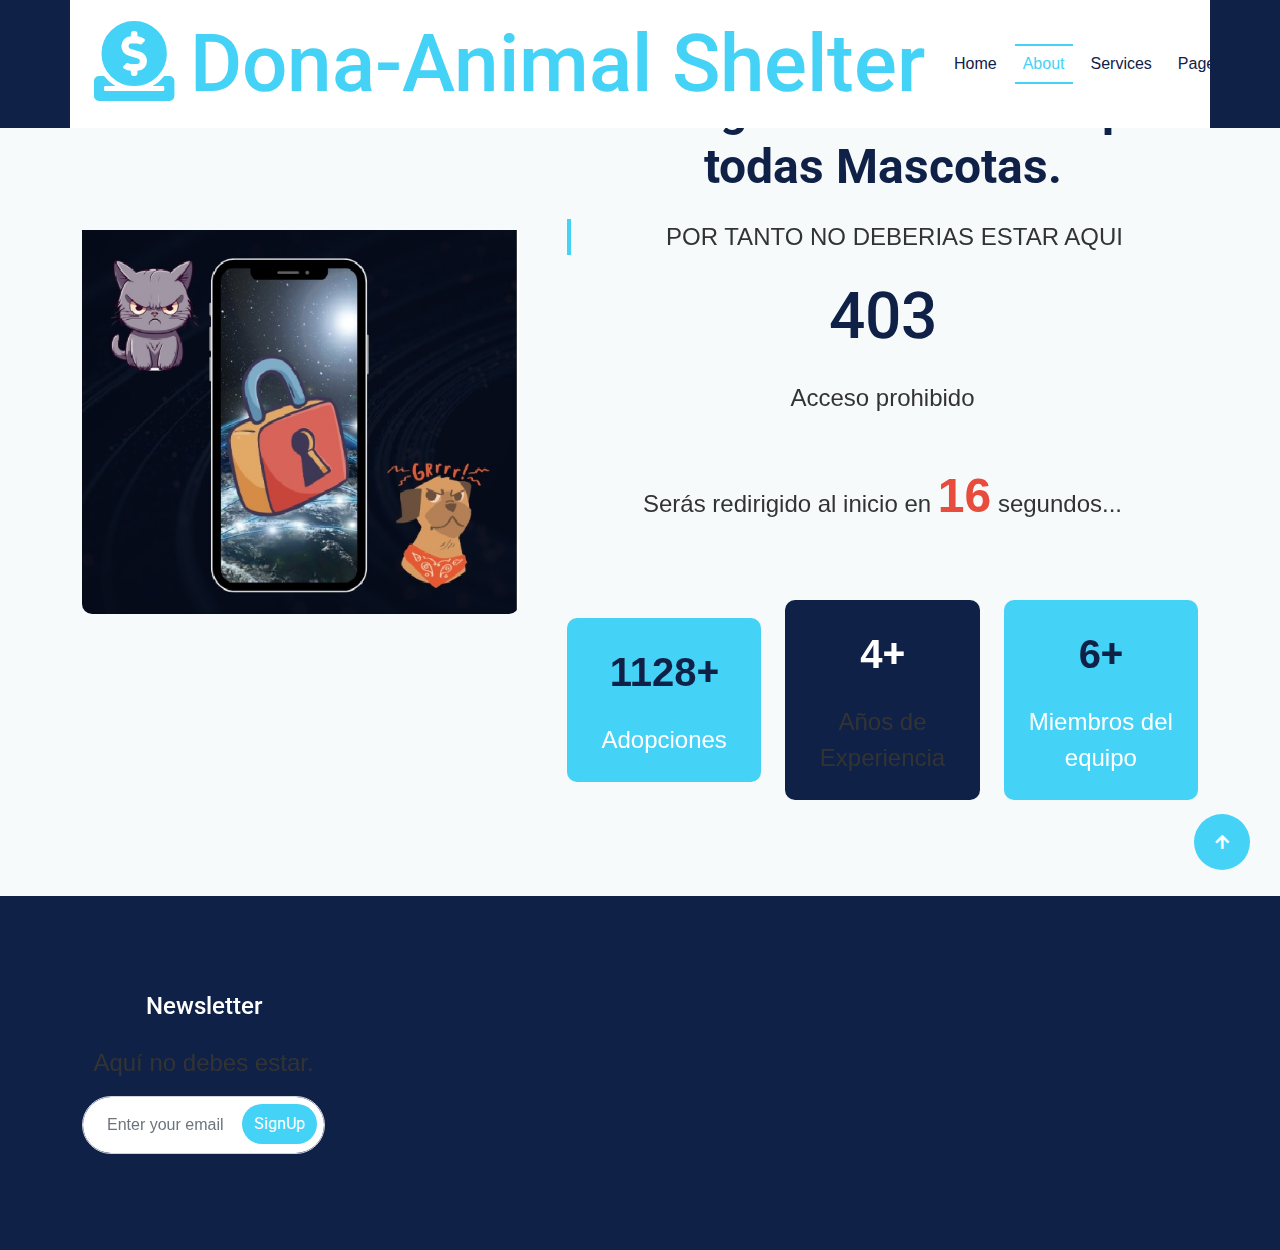
<file: about.html>
<!DOCTYPE html>
<html lang="en">

    <head>
        <meta charset="utf-8">
        <title>Animal Shelter</title>
        <meta content="width=device-width, initial-scale=1.0" name="viewport">
        <meta content="" name="keywords">
        <meta content="" name="description">

        <!-- Google Web Fonts -->
        <link rel="preconnect" href="https://fonts.googleapis.com">
        <link rel="preconnect" href="https://fonts.gstatic.com" crossorigin>
        <link href="https://fonts.googleapis.com/css2?family=Open+Sans:wght@400;500;600;700&family=Roboto:wght@400;500;700&display=swap" rel="stylesheet"> 

        <!-- Icon Font Stylesheet -->
        <link rel="stylesheet" href="https://use.fontawesome.com/releases/v5.15.4/css/all.css"/>
        <link href="https://cdn.jsdelivr.net/npm/bootstrap-icons@1.4.1/font/bootstrap-icons.css" rel="stylesheet">

        <!-- Libraries Stylesheet -->
        <link rel="stylesheet" href="https://cdnjs.cloudflare.com/ajax/libs/animate.css/4.1.1/animate.min.css"/>
        <link href="lib/animate/animate.min.css" rel="stylesheet">
        <link href="lib/owlcarousel/assets/owl.carousel.min.css" rel="stylesheet">
        <link href="lib/lightbox/css/lightbox.min.css" rel="stylesheet">


        <!-- Customized Bootstrap Stylesheet -->
        <link href="css/bootstrap.min.css" rel="stylesheet">

        <!-- Template Stylesheet -->
        <link href="css/style.css" rel="stylesheet">
    </head>

    <body>

        <!-- Spinner Start -->
        <div id="spinner" class="show bg-white position-fixed translate-middle w-100 vh-100 top-50 start-50 d-flex align-items-center justify-content-center">
            <div class="spinner-border text-primary" style="width: 3rem; height: 3rem;" role="status">
                <span class="sr-only">Loading...</span>
            </div>
        </div>
        <!-- Spinner End -->


        <!-- Topbar Start -->
        <div class="container-fluid topbar px-0 d-none d-lg-block">
            <div class="container px-0">
                <div class="row gx-0 align-items-center" style="height: 45px;">
                    <div class="col-lg-8 text-center text-lg-start mb-lg-0">
                        <div class="d-flex flex-wrap">
                            <a href="#" class="text-muted me-4"><i class="fas fa-map-marker-alt text-primary me-2"></i>Localización</a>
                            <a href="#" class="text-muted me-4"><i class="fas fa-phone-alt text-primary me-2"></i>+01234567890</a>
                            <a href="#" class="text-muted me-0"><i class="fas fa-envelope text-primary me-2"></i>Animal@shelter.com</a>
                        </div>
                    </div>
                    <div class="col-lg-4 text-center text-lg-end">
                        <div class="d-flex align-items-center justify-content-end">
                            <a href="#" class="btn btn-primary btn-square rounded-circle nav-fill me-3"><i class="fab fa-facebook-f text-white"></i></a>
                            <a href="#" class="btn btn-primary btn-square rounded-circle nav-fill me-3"><i class="fab fa-twitter text-white"></i></a>
                            <a href="#" class="btn btn-primary btn-square rounded-circle nav-fill me-3"><i class="fab fa-instagram text-white"></i></a>
                            <a href="#" class="btn btn-primary btn-square rounded-circle nav-fill me-0"><i class="fab fa-linkedin-in text-white"></i></a>
                        </div>
                    </div>
                </div>
            </div>
        </div>
        <!-- Topbar End -->


        <!-- Navbar & Hero Start -->
        <div class="container-fluid sticky-top px-0">
            <div class="position-absolute bg-dark" style="left: 0; top: 0; width: 100%; height: 100%;">
            </div>
            <div class="container px-0">
                <nav class="navbar navbar-expand-lg navbar-dark bg-white py-3 px-4">
                    <a href="index.html" class="navbar-brand p-0">
                        <h1 class="text-primary m-0"><i class="fas fa-donate me-3"></i>Dona-Animal Shelter</h1>
                        <!-- <img src="img/logo.png" alt="Logo"> -->
                    </a>
                    <button class="navbar-toggler" type="button" data-bs-toggle="collapse" data-bs-target="#navbarCollapse">
                        <span class="fa fa-bars"></span>
                    </button>
                    <div class="collapse navbar-collapse" id="navbarCollapse">
                        <div class="navbar-nav ms-auto py-0">
                            <a href="index.html" class="nav-item nav-link">Home</a>
                            <a href="about.html" class="nav-item nav-link active">About</a>
                            <a href="service.html" class="nav-item nav-link">Services</a>
                            <div class="nav-item dropdown">
                                <a href="#" class="nav-link dropdown-toggle" data-bs-toggle="dropdown">Pages</a>
                                <div class="dropdown-menu m-0">
                                    <a href="blog.html" class="dropdown-item">Our Best Friends</a>
                                    <a href="team.html" class="dropdown-item">Our Team</a>
                                    <a href="testimonial.html" class="dropdown-item">Testimonial</a>
                                    <a href="faqs.html" class="dropdown-item">FAQs</a>
                                    <a href="404.html" class="dropdown-item">404 Page</a>
                                </div>
                            </div>
                            <a href="contact.html" class="nav-item nav-link">Contact</a>
                        </div>
                        <div class="d-flex align-items-center flex-nowrap pt-xl-0">
                            <button class="btn btn-primary btn-md-square mx-2" data-bs-toggle="modal" data-bs-target="#searchModal"><i class="fas fa-search"></i></button>
                            <a href="#" class="btn btn-primary rounded-pill text-white py-2 px-4 ms-2 flex-wrap flex-sm-shrink-0">Start Animal Shelter</a>
                        </div>
                    </div>
                </nav>
            </div>
        </div>
        <!-- Navbar & Hero End -->

        <!-- Modal Search Start -->
        <div class="modal fade" id="searchModal" tabindex="-1" aria-labelledby="exampleModalLabel" aria-hidden="true">
            <div class="modal-dialog modal-fullscreen">
                <div class="modal-content rounded-0">
                    <div class="modal-header">
                        <h4 class="modal-title mb-0" id="exampleModalLabel">Search by keyword</h4>
                        <button type="button" class="btn-close" data-bs-dismiss="modal" aria-label="Close"></button>
                    </div>
                    <div class="modal-body d-flex align-items-center">
                        <div class="input-group w-75 mx-auto d-flex">
                            <input type="search" class="form-control p-3" placeholder="keywords" aria-describedby="search-icon-1">
                            <span id="search-icon-1" class="input-group-text p-3"><i class="fa fa-search"></i></span>
                        </div>
                    </div>
                </div>
            </div>
        </div>
        <!-- Modal Search End -->

        <!-- Header Start -->
        <div class="container-fluid bg-breadcrumb">
            <div class="bg-breadcrumb-single"></div>
            <div class="container text-center py-5" style="max-width: 900px;">
                <h4 class="text-white display-4 mb-4 wow fadeInDown" data-wow-delay="0.1s">About Us</h4>
                <ol class="breadcrumb justify-content-center mb-0 wow fadeInDown" data-wow-delay="0.3s">
                    <li class="breadcrumb-item"><a href="index.html">Home</a></li>
                    <li class="breadcrumb-item"><a href="#">Pages</a></li>
                    <li class="breadcrumb-item active text-primary">About</li>
                </ol>    
            </div>
        </div>
        <!-- Header End -->

        <!-- About Start -->
        <div class="container-fluid about bg-light py-5">
            <div class="container py-5">
                <div class="row g-5 align-items-center">
                    <div class="col-lg-6 col-xl-5 wow fadeInLeft" data-wow-delay="0.1s">
                        <div class="about-img">
                            <img src="img/gallery-4.jpg" class="img-fluid w-100 rounded-top bg-white" alt="Image">
                            <img src="img/about-2.jpg" class="img-fluid w-100 rounded-bottom" alt="Image">
                        </div>
                    </div>
                    <div class="col-lg-6 col-xl-7 wow fadeInRight" data-wow-delay="0.3s">
                        <h4 class="text-primary">About Us</h4>
                        <h1 class="display-5 mb-4">El Refugio Más Prestigioso para Todas las Mascotas.</h1>
                        <p class="text ps-4 mb-4">En nuestro refugio, creemos que la inversión más valiosa es el amor y el cuidado que brindamos a cada animal. Nos dedicamos a encontrar hogares amorosos para nuestros amigos y a mejorar sus vidas.
                        </p>
                        <div class="row g-4 justify-content-between mb-5">
                            <div class="col-lg-6 col-xl-5">
                                <p class="text-dark"><i class="fas fa-check-circle text-primary me-1"></i> Trabajamos con expertos para asegurar el bienestar de nuestros animales.</p>
                                <p class="text-dark mb-0"><i class="fas fa-check-circle text-primary me-1"></i> Establecemos alianzas con organizaciones y voluntarios para maximizar nuestro impacto.</p>
                            </div>
                            <div class="col-lg-6 col-xl-7">
                                <p class="text-dark"><i class="fas fa-check-circle text-primary me-1"></i> Promovemos la adopción responsable y la concienciación sobre el cuidado animal.</p>
                                <p class="text-dark mb-0"><i class="fas fa-check-circle text-primary me-1"></i>Tú Puedes ser el Próximo miembro, Té animas ¡</p>
                            </div>
                        </div>
                        <div class="row g-4 justify-content-between mb-5">
                            <div class="col-xl-5"><a href="#" class="btn btn-primary rounded-pill py-3 px-5">Descubre Más</a></div>
                            <div class="col-xl-7 mb-5">
                                <div class="about-customer d-flex position-relative">
                                    <img src="img/image_3.jpg" class="img-fluid btn-xl-square position-absolute" style="left: 0; top: 0;"  alt="Image">
                                    <img src="img/customer-img-2.jpg" class="img-fluid btn-xl-square position-absolute" style="left: 45px; top: 0;" alt="Image">
                                    <img src="img/customer-img-3.jpg" class="img-fluid btn-xl-square position-absolute" style="left: 90px; top: 0;" alt="Image">
                                    <img src="img/gallery-6.jpg" class="img-fluid btn-xl-square position-absolute" style="left: 135px; top: 0;" alt="Image">
                                    <div class="position-absolute text-dark" style="left: 220px; top: 10px;">
                                        <p class="mb-0">2m+ Adopciones</p>
                                        <p class="mb-0">Muy felices</p>
                                    </div>
                                </div>
                            </div>
                        </div>
                        <div class="row g-4 text-center align-items-center justify-content-center">
                            <div class="col-sm-4">
                                <div class="bg-primary rounded p-4">
                                    <div class="d-flex align-items-center justify-content-center">
                                        <span class="counter-value fs-1 fw-bold text-dark" data-toggle="counter-up">3200</span>
                                        <h4 class="text-dark fs-1 mb-0" style="font-weight: 600; font-size: 25px;">+</h4>
                                    </div>
                                    <div class="w-100 d-flex align-items-center justify-content-center">
                                        <p class="text-white mb-0">Adopciones</p>
                                    </div>
                                </div>
                            </div>
                            <div class="col-sm-4">
                                <div class="bg-dark rounded p-4">
                                    <div class="d-flex align-items-center justify-content-center">
                                        <span class="counter-value fs-1 fw-bold text-white" data-toggle="counter-up">10</span>
                                        <h4 class="text-white fs-1 mb-0" style="font-weight: 600; font-size: 25px;">+</h4>
                                    </div>
                                    <div class="w-100 d-flex align-items-center justify-content-center">
                                        <p class="mb-0">Años de Experiencia</p>
                                    </div>
                                </div>
                            </div>
                            <div class="col-sm-4">
                                <div class="bg-primary rounded p-4">
                                    <div class="d-flex align-items-center justify-content-center">
                                        <span class="counter-value fs-1 fw-bold text-dark" data-toggle="counter-up">16</span>
                                        <h4 class="text-dark fs-1 mb-0" style="font-weight: 600; font-size: 25px;">+</h4>
                                    </div>
                                    <div class="w-100 d-flex align-items-center justify-content-center">
                                        <p class="text-white mb-0">Miembros del equipo</p>
                                    </div>
                                </div>
                            </div>
                        </div>
                    </div>
                </div>
            </div>
        </div>
        <!-- About End -->


        <!-- Team Start -->
        <div class="container-fluid team pb-5">
            <div class="container pb-5">
                <div class="text-center mx-auto pb-5 wow fadeInUp" data-wow-delay="0.1s" style="max-width: 800px;">
                    <h4 class="text-primary">Nuestro Equipo</h4>
                    <h1 class="display-4">Our Animal Shelter Company Dedicated Team Member</h1>
                </div>
                <div class="row g-4 justify-content-center">
                    <div class="col-sm-6 col-md-6 col-lg-4 col-xl-3 wow fadeInUp" data-wow-delay="0.1s">
                        <div class="team-item rounded">
                            <div class="team-img">
                                <img src="img/team-3.jpg" class="img-fluid w-100 rounded-top" alt="Image">
                                <div class="team-icon">
                                    <a class="btn btn-primary btn-sm-square text-white rounded-circle mb-3" href=""><i class="fas fa-share-alt"></i></a>
                                    <div class="team-icon-share">
                                        <a class="btn btn-primary btn-sm-square text-white rounded-circle mb-3" href=""><i class="fab fa-facebook-f"></i></a>
                                        <a class="btn btn-primary btn-sm-square text-white rounded-circle mb-3" href=""><i class="fab fa-twitter"></i></a>
                                        <a class="btn btn-primary btn-sm-square text-white rounded-circle mb-0" href=""><i class="fab fa-instagram"></i></a>
                                    </div>
                                </div>
                            </div>
                            <div class="team-content bg-dark text-center rounded-bottom p-4">
                                <div class="team-content-inner rounded-bottom">
                                    <h4 class="text-white">Alicia T. Brock</h4>
                                    <p class="text-muted mb-0">CEO & Founder</p>
                                </div>
                            </div>
                        </div>
                    </div>
                    <div class="col-sm-6 col-md-6 col-lg-4 col-xl-3 wow fadeInUp" data-wow-delay="0.3s">
                        <div class="team-item rounded">
                            <div class="team-img">
                                <img src="img/staff-1.jpg" class="img-fluid w-100 rounded-top" alt="Image">
                                <div class="team-icon">
                                    <a class="btn btn-primary btn-sm-square text-white rounded-circle mb-3" href=""><i class="fas fa-share-alt"></i></a>
                                    <div class="team-icon-share">
                                        <a class="btn btn-primary btn-sm-square text-white rounded-circle mb-3" href=""><i class="fab fa-facebook-f"></i></a>
                                        <a class="btn btn-primary btn-sm-square text-white rounded-circle mb-3" href=""><i class="fab fa-twitter"></i></a>
                                        <a class="btn btn-primary btn-sm-square text-white rounded-circle mb-0" href=""><i class="fab fa-instagram"></i></a>
                                    </div>
                                </div>
                            </div>
                            <div class="team-content bg-dark text-center rounded-bottom p-4">
                                <div class="team-content-inner rounded-bottom">
                                    <h4 class="text-white">Margarita S. Brock</h4>
                                    <p class="text-muted mb-0">Responsable Veterinaria</p>
                                </div>
                            </div>
                        </div>
                    </div>
                    <div class="col-sm-6 col-md-6 col-lg-4 col-xl-3 wow fadeInUp" data-wow-delay="0.5s">
                        <div class="team-item rounded">
                            <div class="team-img">
                                <img src="img/staff-7.jpg" class="img-fluid w-100 rounded-top" alt="Image">
                                <div class="team-icon">
                                    <a class="btn btn-primary btn-sm-square text-white rounded-circle mb-3" href=""><i class="fas fa-share-alt"></i></a>
                                    <div class="team-icon-share">
                                        <a class="btn btn-primary btn-sm-square text-white rounded-circle mb-3" href=""><i class="fab fa-facebook-f"></i></a>
                                        <a class="btn btn-primary btn-sm-square text-white rounded-circle mb-3" href=""><i class="fab fa-twitter"></i></a>
                                        <a class="btn btn-primary btn-sm-square text-white rounded-circle mb-0" href=""><i class="fab fa-instagram"></i></a>
                                    </div>
                                </div>
                            </div>
                            <div class="team-content bg-dark text-center rounded-bottom p-4">
                                <div class="team-content-inner rounded-bottom">
                                    <h4 class="text-white">Mark D. Brock</h4>
                                    <p class="text-muted mb-0">Responsable de RRHH</p>
                                </div>
                            </div>
                        </div>
                    </div>
                    <div class="col-sm-6 col-md-6 col-lg-4 col-xl-3 wow fadeInUp" data-wow-delay="0.7s">
                        <div class="team-item rounded">
                            <div class="team-img">
                                <img src="img/staff-5.jpg" class="img-fluid w-100 rounded-top" alt="Image">
                                <div class="team-icon">
                                    <a class="btn btn-primary btn-sm-square text-white rounded-circle mb-3" href=""><i class="fas fa-share-alt"></i></a>
                                    <div class="team-icon-share">
                                        <a class="btn btn-primary btn-sm-square text-white rounded-circle mb-3" href=""><i class="fab fa-facebook-f"></i></a>
                                        <a class="btn btn-primary btn-sm-square text-white rounded-circle mb-3" href=""><i class="fab fa-twitter"></i></a>
                                        <a class="btn btn-primary btn-sm-square text-white rounded-circle mb-0" href=""><i class="fab fa-instagram"></i></a>
                                    </div>
                                </div>
                            </div>
                            <div class="team-content bg-dark text-center rounded-bottom p-4">
                                <div class="team-content-inner rounded-bottom">
                                    <h4 class="text-white">Pedro Mapache</h4>
                                    <p class="text-muted mb-0">Responsable de Adopciones</p>
                                </div>
                            </div>
                        </div>
                    </div>
                </div>
            </div>
        </div>
        <!-- Team End -->

        <!-- Footer Start -->
        <div class="container-fluid footer py-5 wow fadeIn" data-wow-delay="0.2s">
            <div class="container py-5">
                <div class="row g-5">
                    <div class="col-md-6 col-lg-6 col-xl-3">
                        <div class="footer-item d-flex flex-column">
                            <div class="footer-item">
                                <h4 class="text-white mb-4">Newsletter</h4>
                                <p class="mb-3">Dolor amet sit justo amet elitr clita ipsum elitr est.Lorem ipsum dolor sit amet, consectetur adipiscing elit consectetur adipiscing elit.</p>
                                <div class="position-relative mx-auto rounded-pill">
                                    <input class="form-control rounded-pill w-100 py-3 ps-4 pe-5" type="text" placeholder="Enter your email">
                                    <button type="button" class="btn btn-primary rounded-pill position-absolute top-0 end-0 py-2 mt-2 me-2">SignUp</button>
                                </div>
                            </div>
                        </div>
                    </div>
                    <div class="col-md-6 col-lg-6 col-xl-3">
                        <div class="footer-item d-flex flex-column">
                            <h4 class="text-white mb-4">Explore</h4>
                            <a href="#"><i class="fas fa-angle-right me-2"></i> Home</a>
                            <a href="#"><i class="fas fa-angle-right me-2"></i> Services</a>
                            <a href="#"><i class="fas fa-angle-right me-2"></i> About Us</a>
                            <a href="#"><i class="fas fa-angle-right me-2"></i> Latest Projects</a>
                            <a href="#"><i class="fas fa-angle-right me-2"></i> testimonial</a>
                            <a href="#"><i class="fas fa-angle-right me-2"></i> Our Team</a>
                            <a href="#"><i class="fas fa-angle-right me-2"></i> Contact Us</a>
                        </div>
                    </div>
                    <div class="col-md-6 col-lg-6 col-xl-3">
                        <div class="footer-item d-flex flex-column">
                            <h4 class="text-white mb-4">Contact Info</h4>
                            <a href=""><i class="fa fa-map-marker-alt me-2"></i> 123 Street, New York, USA</a>
                            <a href=""><i class="fas fa-envelope me-2"></i> info@example.com</a>
                            <a href=""><i class="fas fa-envelope me-2"></i> info@example.com</a>
                            <a href=""><i class="fas fa-phone me-2"></i> +012 345 67890</a>
                            <a href="" class="mb-3"><i class="fas fa-print me-2"></i> +012 345 67890</a>
                            <div class="d-flex align-items-center">
                                <a class="btn btn-light btn-md-square me-2" href=""><i class="fab fa-facebook-f"></i></a>
                                <a class="btn btn-light btn-md-square me-2" href=""><i class="fab fa-twitter"></i></a>
                                <a class="btn btn-light btn-md-square me-2" href=""><i class="fab fa-instagram"></i></a>
                                <a class="btn btn-light btn-md-square me-0" href=""><i class="fab fa-linkedin-in"></i></a>
                            </div>
                        </div>
                    </div>
                    <div class="col-md-6 col-lg-6 col-xl-3">
                        <div class="footer-item-post d-flex flex-column">
                            <h4 class="text-white mb-4">Popular Post</h4>
                            <div class="d-flex flex-column mb-3">
                                <p class="text-uppercase text-primary mb-2">Investment</p>
                                <a href="#" class="text-body">Revisiting Your Investment & Distribution Goals</a>
                            </div>
                            <div class="d-flex flex-column mb-3">
                                <p class="text-uppercase text-primary mb-2">Business</p>
                                <a href="#" class="text-body">Dimensional Fund Advisors Interview with Director</a>
                            </div>
                            <div class="footer-btn text-start">
                                <a href="#" class="btn btn-light rounded-pill px-4">View All Post <i class="fa fa-arrow-right ms-1"></i></a>
                            </div>
                        </div>
                    </div>
                </div>
            </div>
        </div>
        <!-- Footer End -->

        
        <!-- Copyright Start -->
        <div class="container-fluid copyright py-4">
            <div class="container">
                <div class="row g-4 align-items-center">
                    <div class="col-md-6 text-center text-md-start mb-md-0">
                        <span class="text-body"><a href="#" class="border-bottom text-primary"><i class="fas fa-copyright text-light me-2"></i>Your Site Name</a>, All right reserved.</span>
                    </div>
                    <div class="col-md-6 text-center text-md-end text-body">
                        <!--/*** This template is free as long as you keep the below author’s credit link/attribution link/backlink. ***/-->
                        <!--/*** If you'd like to use the template without the below author’s credit link/attribution link/backlink, ***/-->
                        <!--/*** you can purchase the Credit Removal License from "https://htmlcodex.com/credit-removal". ***/-->
                        Designed By <a class="border-bottom text-primary" href="https://htmlcodex.com">HTML Codex</a> Distributed By <a class="border-bottom text-primary" href="https://themewagon.com">ThemeWagon</a>
                    </div>
                </div>
            </div>
        </div>
        <!-- Copyright End -->


        <!-- Back to Top -->
        <a href="#" class="btn btn-primary btn-lg-square back-to-top"><i class="fa fa-arrow-up"></i></a>   

        
    <!-- JavaScript Libraries -->
    <script src="https://ajax.googleapis.com/ajax/libs/jquery/3.6.4/jquery.min.js"></script>
    <script src="https://cdn.jsdelivr.net/npm/bootstrap@5.0.0/dist/js/bootstrap.bundle.min.js"></script>
    <script src="lib/wow/wow.min.js"></script>
    <script src="lib/easing/easing.min.js"></script>
    <script src="lib/waypoints/waypoints.min.js"></script>
    <script src="lib/counterup/counterup.min.js"></script>
    <script src="lib/owlcarousel/owl.carousel.min.js"></script>
    <script src="lib/lightbox/js/lightbox.min.js"></script>
    

    <!-- Template Javascript -->
    <script src="js/main.js"></script>
    <script src="assets/js/control_acceso.js"></script>
    </body>

</html>
</file>
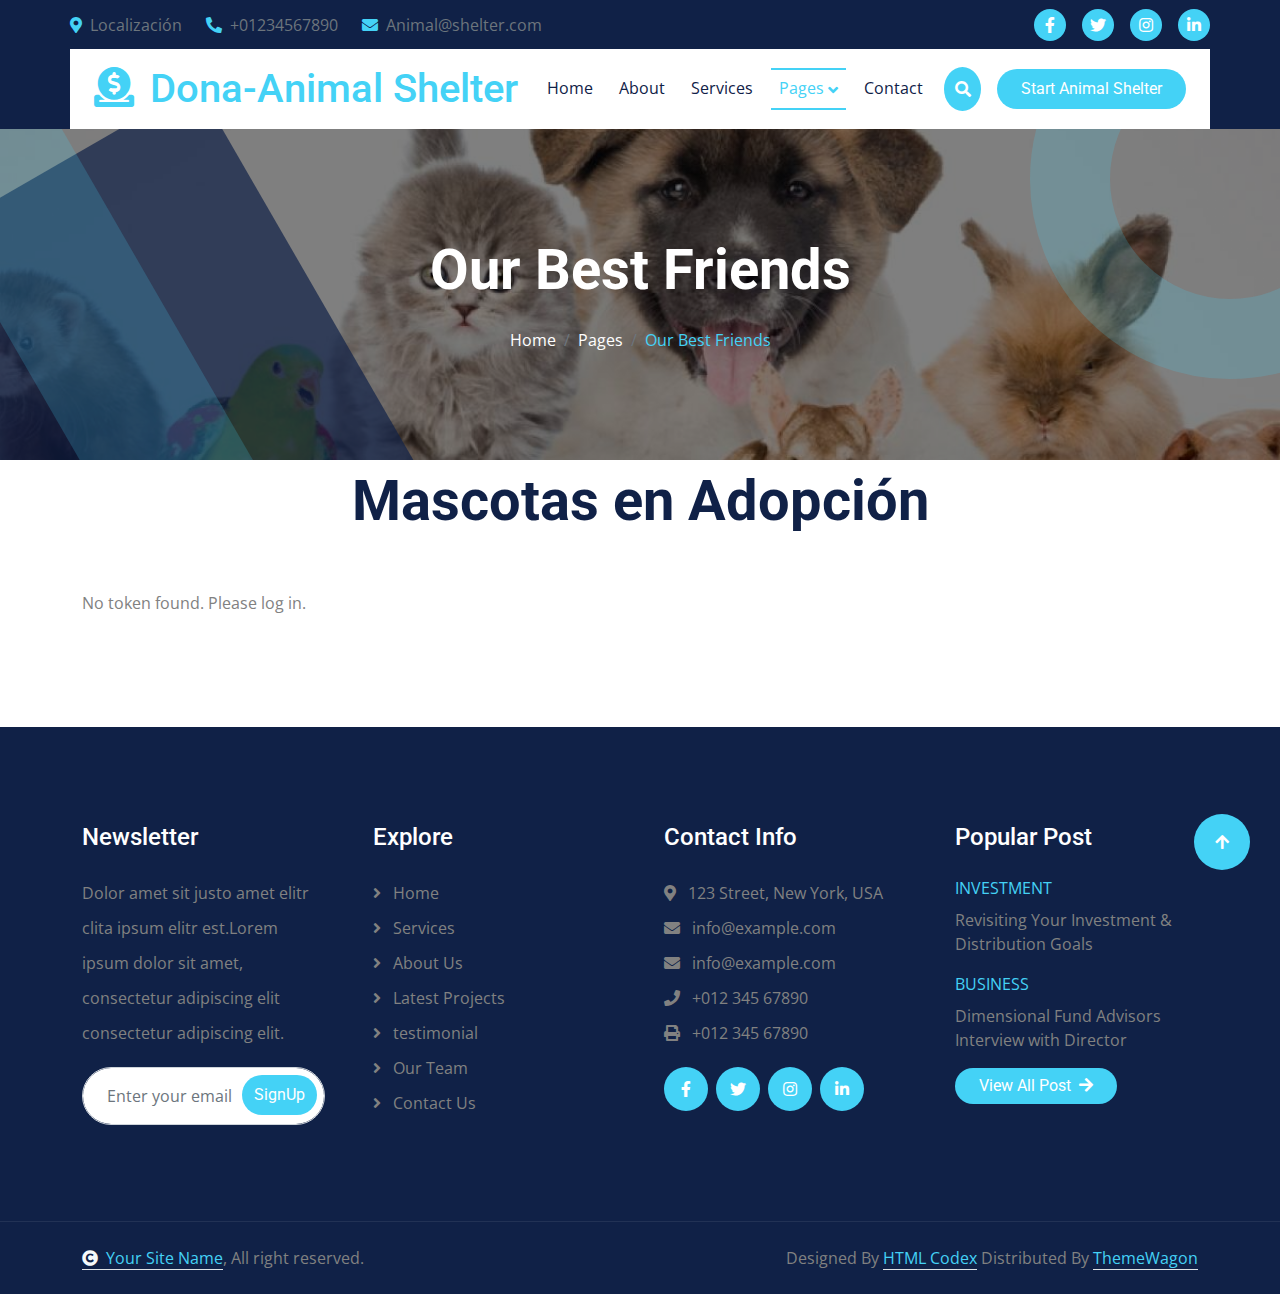
<file: blog.html>
<!DOCTYPE html>
<html lang="en">

    <head>
        <meta charset="utf-8">
        <title>Animal Shelter</title>
        <link rel="icon" href="img/images.jpeg" type="image/x-icon">
        <meta content="width=device-width, initial-scale=1.0" name="viewport">
        <meta content="" name="keywords">
        <meta content="" name="description">

        <!-- Google Web Fonts -->
        <link rel="preconnect" href="https://fonts.googleapis.com">
        <link rel="preconnect" href="https://fonts.gstatic.com" crossorigin>
        <link href="https://fonts.googleapis.com/css2?family=Open+Sans:wght@400;500;600;700&family=Roboto:wght@400;500;700&display=swap" rel="stylesheet"> 

        <!-- Icon Font Stylesheet -->
        <link rel="stylesheet" href="https://use.fontawesome.com/releases/v5.15.4/css/all.css"/>
        <link href="https://cdn.jsdelivr.net/npm/bootstrap-icons@1.4.1/font/bootstrap-icons.css" rel="stylesheet">

        <!-- Libraries Stylesheet -->
        <link rel="stylesheet" href="https://cdnjs.cloudflare.com/ajax/libs/animate.css/4.1.1/animate.min.css"/>
        <link href="lib/animate/animate.min.css" rel="stylesheet">
        <link href="lib/owlcarousel/assets/owl.carousel.min.css" rel="stylesheet">
        <link href="lib/lightbox/css/lightbox.min.css" rel="stylesheet">


        <!-- Customized Bootstrap Stylesheet -->
        <link href="css/bootstrap.min.css" rel="stylesheet">

        <!-- Template Stylesheet -->
        <link href="css/style.css" rel="stylesheet">
    </head>

    <body>

        <!-- Spinner Start -->
        <div id="spinner" class="show bg-white position-fixed translate-middle w-100 vh-100 top-50 start-50 d-flex align-items-center justify-content-center">
            <div class="spinner-border text-primary" style="width: 3rem; height: 3rem;" role="status">
                <span class="sr-only">Loading...</span>
            </div>
        </div>
        <!-- Spinner End -->


        <!-- Topbar Start -->
        <div class="container-fluid topbar px-0 d-none d-lg-block">
            <div class="container px-0">
                <div class="row gx-0 align-items-center" style="height: 45px;">
                    <div class="col-lg-8 text-center text-lg-start mb-lg-0">
                        <div class="d-flex flex-wrap">
                            <a href="#" class="text-muted me-4"><i class="fas fa-map-marker-alt text-primary me-2"></i>Localización</a>
                            <a href="#" class="text-muted me-4"><i class="fas fa-phone-alt text-primary me-2"></i>+01234567890</a>
                            <a href="#" class="text-muted me-0"><i class="fas fa-envelope text-primary me-2"></i>Animal@shelter.com</a>
                        </div>
                    </div>
                    <div class="col-lg-4 text-center text-lg-end">
                        <div class="d-flex align-items-center justify-content-end">
                            <a href="#" class="btn btn-primary btn-square rounded-circle nav-fill me-3"><i class="fab fa-facebook-f text-white"></i></a>
                            <a href="#" class="btn btn-primary btn-square rounded-circle nav-fill me-3"><i class="fab fa-twitter text-white"></i></a>
                            <a href="#" class="btn btn-primary btn-square rounded-circle nav-fill me-3"><i class="fab fa-instagram text-white"></i></a>
                            <a href="#" class="btn btn-primary btn-square rounded-circle nav-fill me-0"><i class="fab fa-linkedin-in text-white"></i></a>
                        </div>
                    </div>
                </div>
            </div>
        </div>
        <!-- Topbar End -->


        <!-- Navbar & Hero Start -->
        <div class="container-fluid sticky-top px-0">
            <div class="position-absolute bg-dark" style="left: 0; top: 0; width: 100%; height: 100%;">
            </div>
            <div class="container px-0">
                <nav class="navbar navbar-expand-lg navbar-dark bg-white py-3 px-4">
                    <a href="index.html" class="navbar-brand p-0">
                        <h1 class="text-primary m-0"><i class="fas fa-donate me-3"></i>Dona-Animal Shelter</h1>
                        <!-- <img src="img/logo.png" alt="Logo"> -->
                    </a>
                    <button class="navbar-toggler" type="button" data-bs-toggle="collapse" data-bs-target="#navbarCollapse">
                        <span class="fa fa-bars"></span>
                    </button>
                    <div class="collapse navbar-collapse" id="navbarCollapse">
                        <div class="navbar-nav ms-auto py-0">
                            <a href="index.html" class="nav-item nav-link">Home</a>
                            <a href="about.html" class="nav-item nav-link">About</a>
                            <a href="service.html" class="nav-item nav-link">Services</a>
                            <div class="nav-item dropdown active">
                                <a href="#" class="nav-link dropdown-toggle active" data-bs-toggle="dropdown">Pages</a>
                                <div class="dropdown-menu m-0">
                                    <a href="blog.html" class="dropdown-item active">Our Best Friends</a>
                                    <a href="team.html" class="dropdown-item">Our Team</a>
                                    <a href="testimonial.html" class="dropdown-item">Testimonial</a>
                                    <a href="faqs.html" class="dropdown-item">FAQs</a>
                                    <a href="404.html" class="dropdown-item">404 Page</a>
                                </div>
                            </div>
                            <a href="contact.html" class="nav-item nav-link">Contact</a>
                        </div>
                        <div class="d-flex align-items-center flex-nowrap pt-xl-0">
                            <button class="btn btn-primary btn-md-square mx-2" data-bs-toggle="modal" data-bs-target="#searchModal"><i class="fas fa-search"></i></button>
                            <a href="#" class="btn btn-primary rounded-pill text-white py-2 px-4 ms-2 flex-wrap flex-sm-shrink-0">Start Animal Shelter</a>
                        </div>
                    </div>
                </nav>
            </div>
        </div>
        <!-- Navbar & Hero End -->

        <!-- Modal Search Start -->
        <div class="modal fade" id="searchModal" tabindex="-1" aria-labelledby="exampleModalLabel" aria-hidden="true">
            <div class="modal-dialog modal-fullscreen">
                <div class="modal-content rounded-0">
                    <div class="modal-header">
                        <h4 class="modal-title mb-0" id="exampleModalLabel">Search by keyword</h4>
                        <button type="button" class="btn-close" data-bs-dismiss="modal" aria-label="Close"></button>
                    </div>
                    <div class="modal-body d-flex align-items-center">
                        <div class="input-group w-75 mx-auto d-flex">
                            <input type="search" class="form-control p-3" placeholder="keywords" aria-describedby="search-icon-1">
                            <span id="search-icon-1" class="input-group-text p-3"><i class="fa fa-search"></i></span>
                        </div>
                    </div>
                </div>
            </div>
        </div>
        <!-- Modal Search End -->

        <!-- Header Start -->
        <div class="container-fluid bg-breadcrumb">
            <div class="bg-breadcrumb-single"></div>
            <div class="container text-center py-5" style="max-width: 900px;">
                <h4 class="text-white display-4 mb-4 wow fadeInDown" data-wow-delay="0.1s">Our Best Friends</h4>
                <ol class="breadcrumb justify-content-center mb-0 wow fadeInDown" data-wow-delay="0.3s">
                    <li class="breadcrumb-item"><a href="index.html">Home</a></li>
                    <li class="breadcrumb-item"><a href="#">Pages</a></li>
                    <li class="breadcrumb-item active text-primary">Our Best Friends</li>
                </ol>    
            </div>
        </div>
        <!-- Header End -->

        <!-- Contenedor para las mascotas -->
        <div class="container-fluid blog pb-5">
            <div class="container pb-5">
                <div class="text-center mx-auto pb-5 wow fadeInUp" data-wow-delay="0.1s" style="max-width: 800px;">
                    <h4 class="text-primary"></h4>
                    <h1 class="display-4">Mascotas en Adopción</h1>
                </div>
                <div id="petsContainer" class="row g-4 justify-content-center">
                    <!-- Aquí se insertarán las mascotas dinámicamente -->
                </div>
            </div>
        </div>

        <!-- Footer Start -->
        <div class="container-fluid footer py-5 wow fadeIn" data-wow-delay="0.2s">
            <div class="container py-5">
                <div class="row g-5">
                    <div class="col-md-6 col-lg-6 col-xl-3">
                        <div class="footer-item d-flex flex-column">
                            <div class="footer-item">
                                <h4 class="text-white mb-4">Newsletter</h4>
                                <p class="mb-3">Dolor amet sit justo amet elitr clita ipsum elitr est.Lorem ipsum dolor sit amet, consectetur adipiscing elit consectetur adipiscing elit.</p>
                                <div class="position-relative mx-auto rounded-pill">
                                    <input class="form-control rounded-pill w-100 py-3 ps-4 pe-5" type="text" placeholder="Enter your email">
                                    <button type="button" class="btn btn-primary rounded-pill position-absolute top-0 end-0 py-2 mt-2 me-2">SignUp</button>
                                </div>
                            </div>
                        </div>
                    </div>
                    <div class="col-md-6 col-lg-6 col-xl-3">
                        <div class="footer-item d-flex flex-column">
                            <h4 class="text-white mb-4">Explore</h4>
                            <a href="#"><i class="fas fa-angle-right me-2"></i> Home</a>
                            <a href="#"><i class="fas fa-angle-right me-2"></i> Services</a>
                            <a href="#"><i class="fas fa-angle-right me-2"></i> About Us</a>
                            <a href="#"><i class="fas fa-angle-right me-2"></i> Latest Projects</a>
                            <a href="#"><i class="fas fa-angle-right me-2"></i> testimonial</a>
                            <a href="#"><i class="fas fa-angle-right me-2"></i> Our Team</a>
                            <a href="#"><i class="fas fa-angle-right me-2"></i> Contact Us</a>
                        </div>
                    </div>
                    <div class="col-md-6 col-lg-6 col-xl-3">
                        <div class="footer-item d-flex flex-column">
                            <h4 class="text-white mb-4">Contact Info</h4>
                            <a href=""><i class="fa fa-map-marker-alt me-2"></i> 123 Street, New York, USA</a>
                            <a href=""><i class="fas fa-envelope me-2"></i> info@example.com</a>
                            <a href=""><i class="fas fa-envelope me-2"></i> info@example.com</a>
                            <a href=""><i class="fas fa-phone me-2"></i> +012 345 67890</a>
                            <a href="" class="mb-3"><i class="fas fa-print me-2"></i> +012 345 67890</a>
                            <div class="d-flex align-items-center">
                                <a class="btn btn-light btn-md-square me-2" href=""><i class="fab fa-facebook-f"></i></a>
                                <a class="btn btn-light btn-md-square me-2" href=""><i class="fab fa-twitter"></i></a>
                                <a class="btn btn-light btn-md-square me-2" href=""><i class="fab fa-instagram"></i></a>
                                <a class="btn btn-light btn-md-square me-0" href=""><i class="fab fa-linkedin-in"></i></a>
                            </div>
                        </div>
                    </div>
                    <div class="col-md-6 col-lg-6 col-xl-3">
                        <div class="footer-item-post d-flex flex-column">
                            <h4 class="text-white mb-4">Popular Post</h4>
                            <div class="d-flex flex-column mb-3">
                                <p class="text-uppercase text-primary mb-2">Investment</p>
                                <a href="#" class="text-body">Revisiting Your Investment & Distribution Goals</a>
                            </div>
                            <div class="d-flex flex-column mb-3">
                                <p class="text-uppercase text-primary mb-2">Business</p>
                                <a href="#" class="text-body">Dimensional Fund Advisors Interview with Director</a>
                            </div>
                            <div class="footer-btn text-start">
                                <a href="#" class="btn btn-light rounded-pill px-4">View All Post <i class="fa fa-arrow-right ms-1"></i></a>
                            </div>
                        </div>
                    </div>
                </div>
            </div>
        </div>
        <!-- Footer End -->

        
        <!-- Copyright Start -->
        <div class="container-fluid copyright py-4">
            <div class="container">
                <div class="row g-4 align-items-center">
                    <div class="col-md-6 text-center text-md-start mb-md-0">
                        <span class="text-body"><a href="#" class="border-bottom text-primary"><i class="fas fa-copyright text-light me-2"></i>Your Site Name</a>, All right reserved.</span>
                    </div>
                    <div class="col-md-6 text-center text-md-end text-body">
                        <!--/*** This template is free as long as you keep the below author’s credit link/attribution link/backlink. ***/-->
                        <!--/*** If you'd like to use the template without the below author’s credit link/attribution link/backlink, ***/-->
                        <!--/*** you can purchase the Credit Removal License from "https://htmlcodex.com/credit-removal". ***/-->
                        Designed By <a class="border-bottom text-primary" href="https://htmlcodex.com">HTML Codex</a> Distributed By <a class="border-bottom text-primary" href="https://themewagon.com">ThemeWagon</a>
                    </div>
                </div>
            </div>
        </div>
        <!-- Copyright End -->


        <!-- Back to Top -->
        <a href="#" class="btn btn-primary btn-lg-square back-to-top"><i class="fa fa-arrow-up"></i></a>   

        
    <!-- JavaScript Libraries -->
    <script src="https://ajax.googleapis.com/ajax/libs/jquery/3.6.4/jquery.min.js"></script>
    <script src="https://cdn.jsdelivr.net/npm/bootstrap@5.0.0/dist/js/bootstrap.bundle.min.js"></script>
    <script src="lib/wow/wow.min.js"></script>
    <script src="lib/easing/easing.min.js"></script>
    <script src="lib/waypoints/waypoints.min.js"></script>
    <script src="lib/counterup/counterup.min.js"></script>
    <script src="lib/owlcarousel/owl.carousel.min.js"></script>
    <script src="lib/lightbox/js/lightbox.min.js"></script>
    

    <!-- Template Javascript -->
    <script src="js/main.js"></script>
    <script src="assets/js/blog.js"></script>
    </body>

</html>
</file>
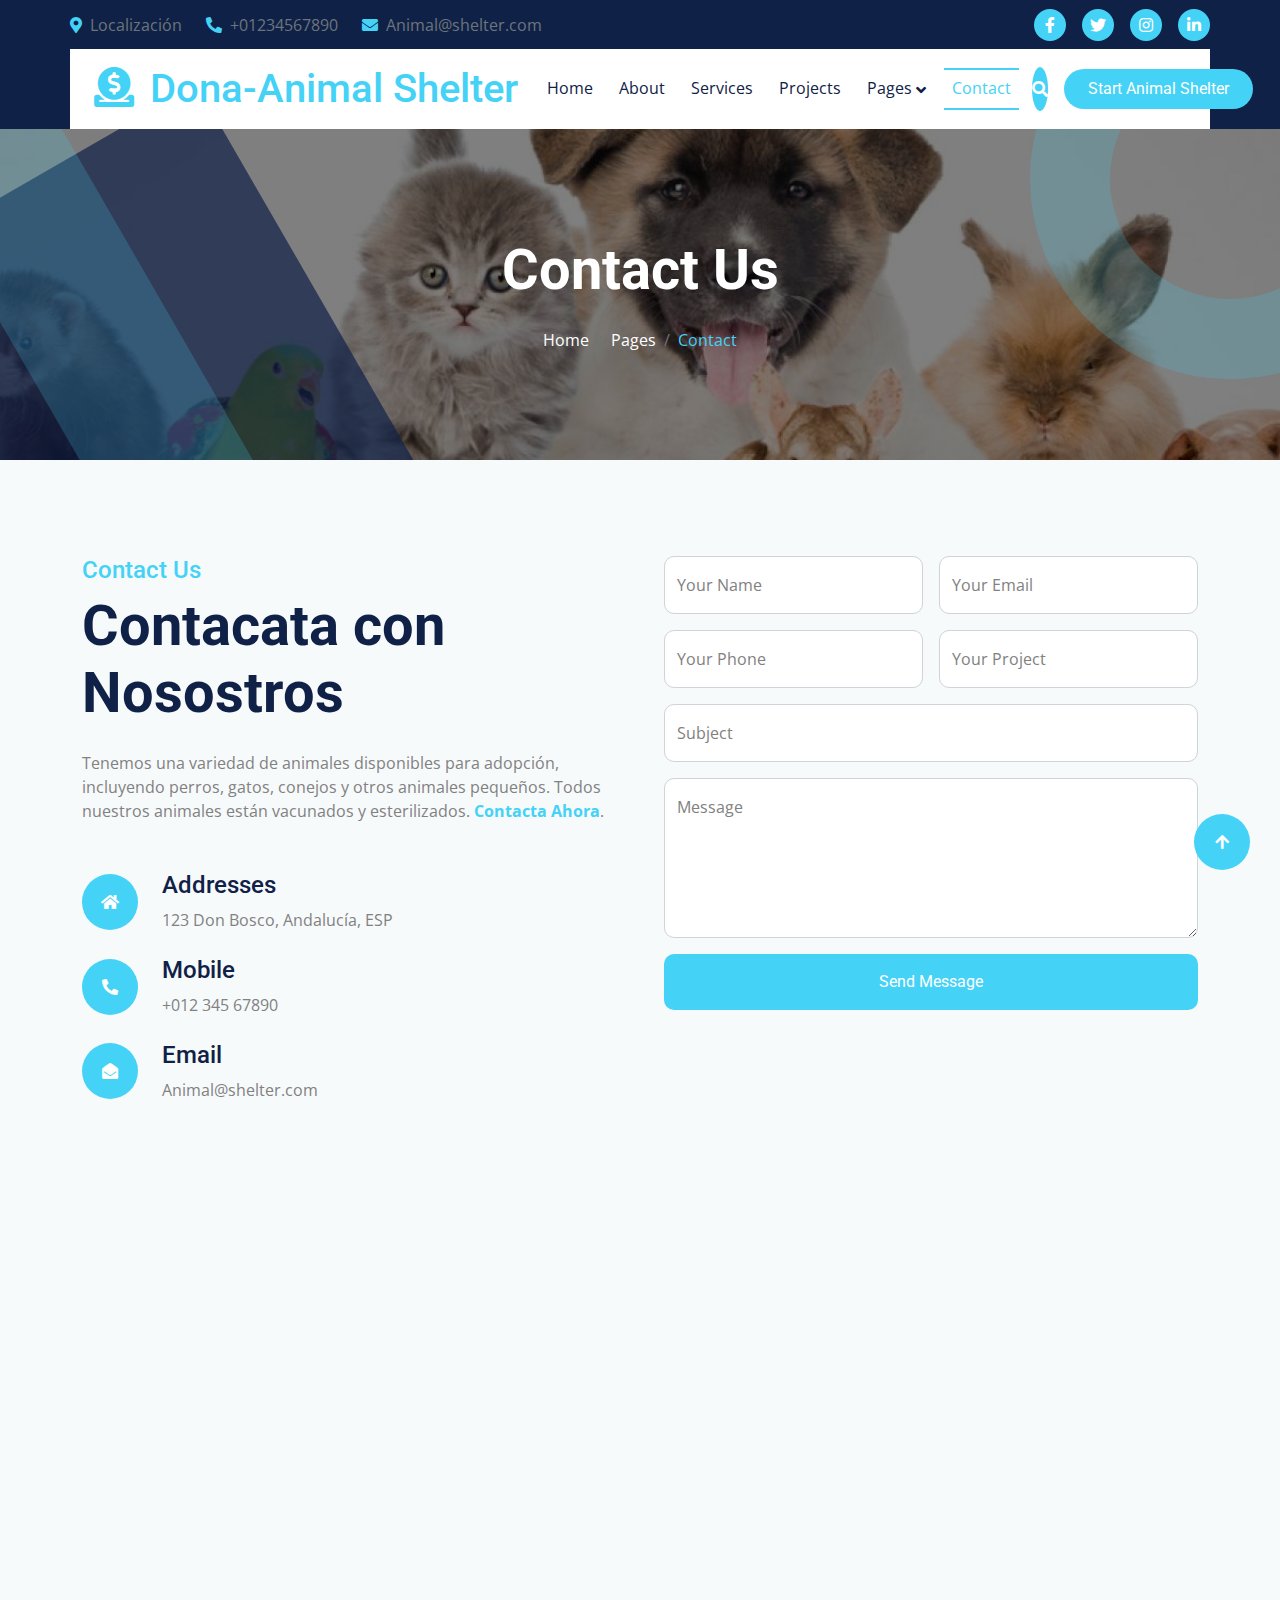
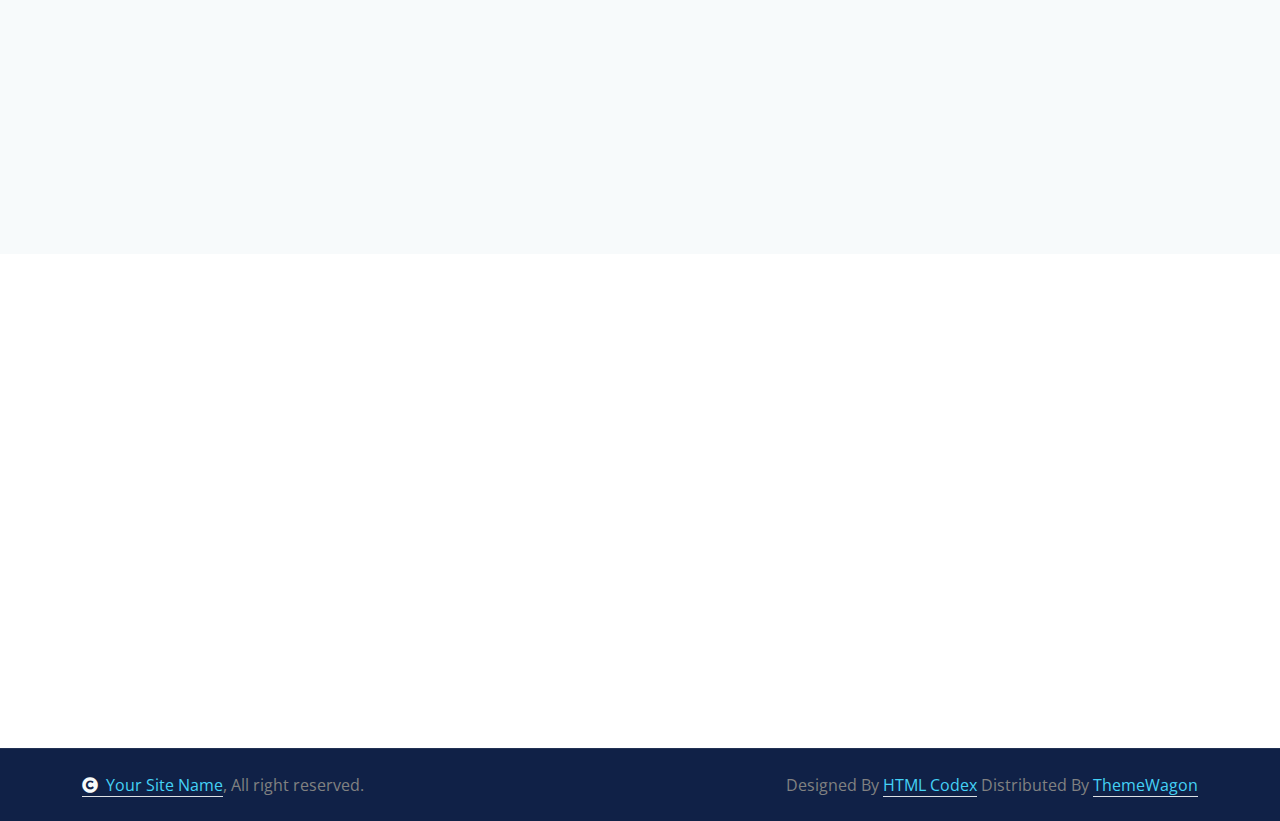
<file: contact.html>
<!DOCTYPE html>
<html lang="en">

    <head>
        <meta charset="utf-8">
        <title>Animal Shelter - Investment Website Template</title>
        <meta content="width=device-width, initial-scale=1.0" name="viewport">
        <meta content="" name="keywords">
        <meta content="" name="description">

        <!-- Google Web Fonts -->
        <link rel="preconnect" href="https://fonts.googleapis.com">
        <link rel="preconnect" href="https://fonts.gstatic.com" crossorigin>
        <link href="https://fonts.googleapis.com/css2?family=Open+Sans:wght@400;500;600;700&family=Roboto:wght@400;500;700&display=swap" rel="stylesheet"> 

        <!-- Icon Font Stylesheet -->
        <link rel="stylesheet" href="https://use.fontawesome.com/releases/v5.15.4/css/all.css"/>
        <link href="https://cdn.jsdelivr.net/npm/bootstrap-icons@1.4.1/font/bootstrap-icons.css" rel="stylesheet">

        <!-- Libraries Stylesheet -->
        <link rel="stylesheet" href="https://cdnjs.cloudflare.com/ajax/libs/animate.css/4.1.1/animate.min.css"/>
        <link href="lib/animate/animate.min.css" rel="stylesheet">
        <link href="lib/owlcarousel/assets/owl.carousel.min.css" rel="stylesheet">
        <link href="lib/lightbox/css/lightbox.min.css" rel="stylesheet">


        <!-- Customized Bootstrap Stylesheet -->
        <link href="css/bootstrap.min.css" rel="stylesheet">

        <!-- Template Stylesheet -->
        <link href="css/style.css" rel="stylesheet">
    </head>

    <body>

        <!-- Spinner Start -->
        <div id="spinner" class="show bg-white position-fixed translate-middle w-100 vh-100 top-50 start-50 d-flex align-items-center justify-content-center">
            <div class="spinner-border text-primary" style="width: 3rem; height: 3rem;" role="status">
                <span class="sr-only">Loading...</span>
            </div>
        </div>
        <!-- Spinner End -->


        <!-- Topbar Start -->
        <div class="container-fluid topbar px-0 d-none d-lg-block">
            <div class="container px-0">
                <div class="row gx-0 align-items-center" style="height: 45px;">
                    <div class="col-lg-8 text-center text-lg-start mb-lg-0">
                        <div class="d-flex flex-wrap">
                            <a href="#" class="text-muted me-4"><i class="fas fa-map-marker-alt text-primary me-2"></i>Localización</a>
                            <a href="#" class="text-muted me-4"><i class="fas fa-phone-alt text-primary me-2"></i>+01234567890</a>
                            <a href="#" class="text-muted me-0"><i class="fas fa-envelope text-primary me-2"></i>Animal@shelter.com</a>
                        </div>
                    </div>
                    <div class="col-lg-4 text-center text-lg-end">
                        <div class="d-flex align-items-center justify-content-end">
                            <a href="#" class="btn btn-primary btn-square rounded-circle nav-fill me-3"><i class="fab fa-facebook-f text-white"></i></a>
                            <a href="#" class="btn btn-primary btn-square rounded-circle nav-fill me-3"><i class="fab fa-twitter text-white"></i></a>
                            <a href="#" class="btn btn-primary btn-square rounded-circle nav-fill me-3"><i class="fab fa-instagram text-white"></i></a>
                            <a href="#" class="btn btn-primary btn-square rounded-circle nav-fill me-0"><i class="fab fa-linkedin-in text-white"></i></a>
                        </div>
                    </div>
                </div>
            </div>
        </div>
        <!-- Topbar End -->


        <!-- Navbar & Hero Start -->
        <div class="container-fluid sticky-top px-0">
            <div class="position-absolute bg-dark" style="left: 0; top: 0; width: 100%; height: 100%;">
            </div>
            <div class="container px-0">
                <nav class="navbar navbar-expand-lg navbar-dark bg-white py-3 px-4">
                    <a href="index.html" class="navbar-brand p-0">
                        <h1 class="text-primary m-0"><i class="fas fa-donate me-3"></i>Dona-Animal Shelter</h1>
                        <!-- <img src="img/logo.png" alt="Logo"> -->
                    </a>
                    <button class="navbar-toggler" type="button" data-bs-toggle="collapse" data-bs-target="#navbarCollapse">
                        <span class="fa fa-bars"></span>
                    </button>
                    <div class="collapse navbar-collapse" id="navbarCollapse">
                        <div class="navbar-nav ms-auto py-0">
                            <a href="index.html" class="nav-item nav-link">Home</a>
                            <a href="about.html" class="nav-item nav-link">About</a>
                            <a href="service.html" class="nav-item nav-link">Services</a>
                            <a href="project.html" class="nav-item nav-link">Projects</a>
                            <div class="nav-item dropdown">
                                <a href="#" class="nav-link dropdown-toggle" data-bs-toggle="dropdown">Pages</a>
                                <div class="dropdown-menu m-0">
                                    <a href="blog.html" class="dropdown-item">Our Blog</a>
                                    <a href="team.html" class="dropdown-item">Our Team</a>
                                    <a href="testimonial.html" class="dropdown-item">Testimonial</a>
                                    <a href="faqs.html" class="dropdown-item">FAQs</a>
                                    <a href="404.html" class="dropdown-item">404 Page</a>
                                </div>
                            </div>
                            <a href="contact.html" class="nav-item nav-link active">Contact</a>
                        </div>
                        <div class="d-flex align-items-center flex-nowrap pt-xl-0">
                            <button class="btn btn-primary btn-md-square mx-2" data-bs-toggle="modal" data-bs-target="#searchModal"><i class="fas fa-search"></i></button>
                            <a href="#" class="btn btn-primary rounded-pill text-white py-2 px-4 ms-2 flex-wrap flex-sm-shrink-0">Start Animal Shelter</a>
                        </div>
                    </div>
                </nav>
            </div>
        </div>
        <!-- Navbar & Hero End -->

        <!-- Modal Search Start -->
        <div class="modal fade" id="searchModal" tabindex="-1" aria-labelledby="exampleModalLabel" aria-hidden="true">
            <div class="modal-dialog modal-fullscreen">
                <div class="modal-content rounded-0">
                    <div class="modal-header">
                        <h4 class="modal-title mb-0" id="exampleModalLabel">Search by keyword</h4>
                        <button type="button" class="btn-close" data-bs-dismiss="modal" aria-label="Close"></button>
                    </div>
                    <div class="modal-body d-flex align-items-center">
                        <div class="input-group w-75 mx-auto d-flex">
                            <input type="search" class="form-control p-3" placeholder="keywords" aria-describedby="search-icon-1">
                            <span id="search-icon-1" class="input-group-text p-3"><i class="fa fa-search"></i></span>
                        </div>
                    </div>
                </div>
            </div>
        </div>
        <!-- Modal Search End -->

        <!-- Header Start -->
        <div class="container-fluid bg-breadcrumb">
            <div class="bg-breadcrumb-single"></div>
            <div class="container text-center py-5" style="max-width: 900px;">
                <h4 class="text-white display-4 mb-4 wow fadeInDown" data-wow-delay="0.1s">Contact Us</h4>
                <ol class="breadcrumb justify-content-center mb-0 wow fadeInDown" data-wow-delay="0.3s">
                    <li class="breadcrumb-item"><a href="index.html">Home</a></li>
                    <li class="breadcrumb-item"><a href="#">Pages</a></li>
                    <li class="breadcrumb-item active text-primary">Contact</li>
                </ol>    
            </div>
        </div>
        <!-- Header End -->

        <!-- Contact Start -->
        <div class="container-fluid contact bg-light py-5">
            <div class="container py-5">
                <div class="row g-5">
                    <div class="col-lg-6 wow fadeInLeft" data-wow-delay="0.1s">
                        <div class="contact-item">
                            <div class="pb-5">
                                <h4 class="text-primary">Contact Us</h4>
                                <h1 class="display-4 mb-4">Contacata con Nosostros</h1>
                                <p class="mb-0">Tenemos una variedad de animales disponibles para adopción, incluyendo perros, gatos, conejos y otros animales pequeños. Todos nuestros animales están vacunados y esterilizados. <a class="text-primary fw-bold" href=#>Contacta Ahora</a>.</p>
                            </div>
                            <div class="d-flex align-items-center mb-4">
                                <div class="bg-primary btn-lg-square rounded-circle p-4"><i class="fa fa-home text-white"></i></div>
                                <div class="ms-4">
                                    <h4>Addresses</h4>
                                    <p class="mb-0">123 Don Bosco, Andalucía, ESP</p>
                                </div>
                            </div>
                            <div class="d-flex align-items-center mb-4">
                                <div class="bg-primary btn-lg-square rounded-circle p-2"><i class="fa fa-phone-alt text-white"></i></div>
                                <div class="ms-4">
                                    <h4>Mobile</h4>
                                    <p class="mb-0">+012 345 67890</p>
                                </div>
                            </div>
                            <div class="d-flex align-items-center mb-4">
                                <div class="bg-primary btn-lg-square rounded-circle p-2"><i class="fa fa-envelope-open text-white"></i></div>
                                <div class="ms-4">
                                    <h4>Email</h4>
                                    <p class="mb-0">Animal@shelter.com</p>
                                </div>
                            </div>
                        </div>
                    </div>
                    <div class="col-lg-6 wow fadeInRight" data-wow-delay="0.3s">
                        <form>
                            <div class="row g-3">
                                <div class="col-lg-12 col-xl-6">
                                    <div class="form-floating">
                                        <input type="text" class="form-control" id="name" placeholder="Your Name">
                                        <label for="name">Your Name</label>
                                    </div>
                                </div>
                                <div class="col-lg-12 col-xl-6">
                                    <div class="form-floating">
                                        <input type="email" class="form-control" id="email" placeholder="Your Email">
                                        <label for="email">Your Email</label>
                                    </div>
                                </div>
                                <div class="col-lg-12 col-xl-6">
                                    <div class="form-floating">
                                        <input type="phone" class="form-control" id="phone" placeholder="Phone">
                                        <label for="phone">Your Phone</label>
                                    </div>
                                </div>
                                <div class="col-lg-12 col-xl-6">
                                    <div class="form-floating">
                                        <input type="text" class="form-control" id="project" placeholder="Project">
                                        <label for="project">Your Project</label>
                                    </div>
                                </div>
                                <div class="col-12">
                                    <div class="form-floating">
                                        <input type="text" class="form-control" id="subject" placeholder="Subject">
                                        <label for="subject">Subject</label>
                                    </div>
                                </div>
                                <div class="col-12">
                                    <div class="form-floating">
                                        <textarea class="form-control" placeholder="Leave a message here" id="message" style="height: 160px"></textarea>
                                        <label for="message">Message</label>
                                    </div>
                                </div>
                                <div class="col-12">
                                    <button class="btn btn-primary w-100 py-3">Send Message</button>
                                </div>
                            </div>
                        </form>
                    </div>
                    <div class="col-12 wow fadeInUp" data-wow-delay="0.1s">
                        <div class="rounded h-100">
                            <iframe class="rounded-top w-100" 
                            src="https://www.google.com/maps/embed?pb=!1m18!1m12!1m3!1d6315.802956624731!2d-5.993913102451072!3d37.675022738042735!2m3!1f0!2f0!3f0!3m2!1i1024!2i768!4f13.1!3m3!1m2!1s0xd1248b68311cd81%3A0xdc9c8352e983e8bd!2s41230%20Castilblanco%20de%20los%20Arroyos%2C%20Sevilla!5e0!3m2!1ses!2ses!4v1725111641952!5m2!1ses!2ses" width="600" height="450" style="border:0;" allowfullscreen="" loading="lazy" referrerpolicy="no-referrer-when-downgrade"></iframe>
                            loading="lazy" referrerpolicy="no-referrer-when-downgrade"></iframe>
                            <div class="d-flex align-items-center justify-content-center bg-primary rounded-bottom p-4">
                                <div class="d-flex">
                                    <a class="btn btn-dark btn-lg-square rounded-circle me-2" href=""><i class="fab fa-facebook-f"></i></a>
                                    <a class="btn btn-dark btn-lg-square rounded-circle mx-2" href=""><i class="fab fa-twitter"></i></a>
                                    <a class="btn btn-dark btn-lg-square rounded-circle mx-2" href=""><i class="fab fa-instagram"></i></a>
                                    <a class="btn btn-dark btn-lg-square rounded-circle mx-2" href=""><i class="fab fa-linkedin-in"></i></a>
                                </div>
                            </div>
                        </div>
                    </div>
                </div>
            </div>
        </div>
        <!-- Contact End -->

        <!-- Footer Start -->
        <div class="container-fluid footer py-5 wow fadeIn" data-wow-delay="0.2s">
            <div class="container py-5">
                <div class="row g-5">
                    <div class="col-md-6 col-lg-6 col-xl-3">
                        <div class="footer-item d-flex flex-column">
                            <div class="footer-item">
                                <h4 class="text-white mb-4">Newsletter</h4>
                                <p class="mb-3">Dolor amet sit justo amet elitr clita ipsum elitr est.Lorem ipsum dolor sit amet, consectetur adipiscing elit consectetur adipiscing elit.</p>
                                <div class="position-relative mx-auto rounded-pill">
                                    <input class="form-control rounded-pill w-100 py-3 ps-4 pe-5" type="text" placeholder="Enter your email">
                                    <button type="button" class="btn btn-primary rounded-pill position-absolute top-0 end-0 py-2 mt-2 me-2">SignUp</button>
                                </div>
                            </div>
                        </div>
                    </div>
                    <div class="col-md-6 col-lg-6 col-xl-3">
                        <div class="footer-item d-flex flex-column">
                            <h4 class="text-white mb-4">Explore</h4>
                            <a href="#"><i class="fas fa-angle-right me-2"></i> Home</a>
                            <a href="#"><i class="fas fa-angle-right me-2"></i> Services</a>
                            <a href="#"><i class="fas fa-angle-right me-2"></i> About Us</a>
                            <a href="#"><i class="fas fa-angle-right me-2"></i> Latest Projects</a>
                            <a href="#"><i class="fas fa-angle-right me-2"></i> testimonial</a>
                            <a href="#"><i class="fas fa-angle-right me-2"></i> Our Team</a>
                            <a href="#"><i class="fas fa-angle-right me-2"></i> Contact Us</a>
                        </div>
                    </div>
                    <div class="col-md-6 col-lg-6 col-xl-3">
                        <div class="footer-item d-flex flex-column">
                            <h4 class="text-white mb-4">Contact Info</h4>
                            <a href=""><i class="fa fa-map-marker-alt me-2"></i> 123 Street, New York, USA</a>
                            <a href=""><i class="fas fa-envelope me-2"></i> info@example.com</a>
                            <a href=""><i class="fas fa-envelope me-2"></i> info@example.com</a>
                            <a href=""><i class="fas fa-phone me-2"></i> +012 345 67890</a>
                            <a href="" class="mb-3"><i class="fas fa-print me-2"></i> +012 345 67890</a>
                            <div class="d-flex align-items-center">
                                <a class="btn btn-light btn-md-square me-2" href=""><i class="fab fa-facebook-f"></i></a>
                                <a class="btn btn-light btn-md-square me-2" href=""><i class="fab fa-twitter"></i></a>
                                <a class="btn btn-light btn-md-square me-2" href=""><i class="fab fa-instagram"></i></a>
                                <a class="btn btn-light btn-md-square me-0" href=""><i class="fab fa-linkedin-in"></i></a>
                            </div>
                        </div>
                    </div>
                    <div class="col-md-6 col-lg-6 col-xl-3">
                        <div class="footer-item-post d-flex flex-column">
                            <h4 class="text-white mb-4">Popular Post</h4>
                            <div class="d-flex flex-column mb-3">
                                <p class="text-uppercase text-primary mb-2">Investment</p>
                                <a href="#" class="text-body">Revisiting Your Investment & Distribution Goals</a>
                            </div>
                            <div class="d-flex flex-column mb-3">
                                <p class="text-uppercase text-primary mb-2">Business</p>
                                <a href="#" class="text-body">Dimensional Fund Advisors Interview with Director</a>
                            </div>
                            <div class="footer-btn text-start">
                                <a href="#" class="btn btn-light rounded-pill px-4">View All Post <i class="fa fa-arrow-right ms-1"></i></a>
                            </div>
                        </div>
                    </div>
                </div>
            </div>
        </div>
        <!-- Footer End -->

        
        <!-- Copyright Start -->
        <div class="container-fluid copyright py-4">
            <div class="container">
                <div class="row g-4 align-items-center">
                    <div class="col-md-6 text-center text-md-start mb-md-0">
                        <span class="text-body"><a href="#" class="border-bottom text-primary"><i class="fas fa-copyright text-light me-2"></i>Your Site Name</a>, All right reserved.</span>
                    </div>
                    <div class="col-md-6 text-center text-md-end text-body">
                        <!--/*** This template is free as long as you keep the below author’s credit link/attribution link/backlink. ***/-->
                        <!--/*** If you'd like to use the template without the below author’s credit link/attribution link/backlink, ***/-->
                        <!--/*** you can purchase the Credit Removal License from "https://htmlcodex.com/credit-removal". ***/-->
                        Designed By <a class="border-bottom text-primary" href="https://htmlcodex.com">HTML Codex</a> Distributed By <a class="border-bottom text-primary" href="https://themewagon.com">ThemeWagon</a>
                    </div>
                </div>
            </div>
        </div>
        <!-- Copyright End -->


        <!-- Back to Top -->
        <a href="#" class="btn btn-primary btn-lg-square back-to-top"><i class="fa fa-arrow-up"></i></a>   

        
    <!-- JavaScript Libraries -->
    <script src="https://ajax.googleapis.com/ajax/libs/jquery/3.6.4/jquery.min.js"></script>
    <script src="https://cdn.jsdelivr.net/npm/bootstrap@5.0.0/dist/js/bootstrap.bundle.min.js"></script>
    <script src="lib/wow/wow.min.js"></script>
    <script src="lib/easing/easing.min.js"></script>
    <script src="lib/waypoints/waypoints.min.js"></script>
    <script src="lib/counterup/counterup.min.js"></script>
    <script src="lib/owlcarousel/owl.carousel.min.js"></script>
    <script src="lib/lightbox/js/lightbox.min.js"></script>
    

    <!-- Template Javascript -->
    <script src="js/main.js"></script>
    </body>

</html>
</file>
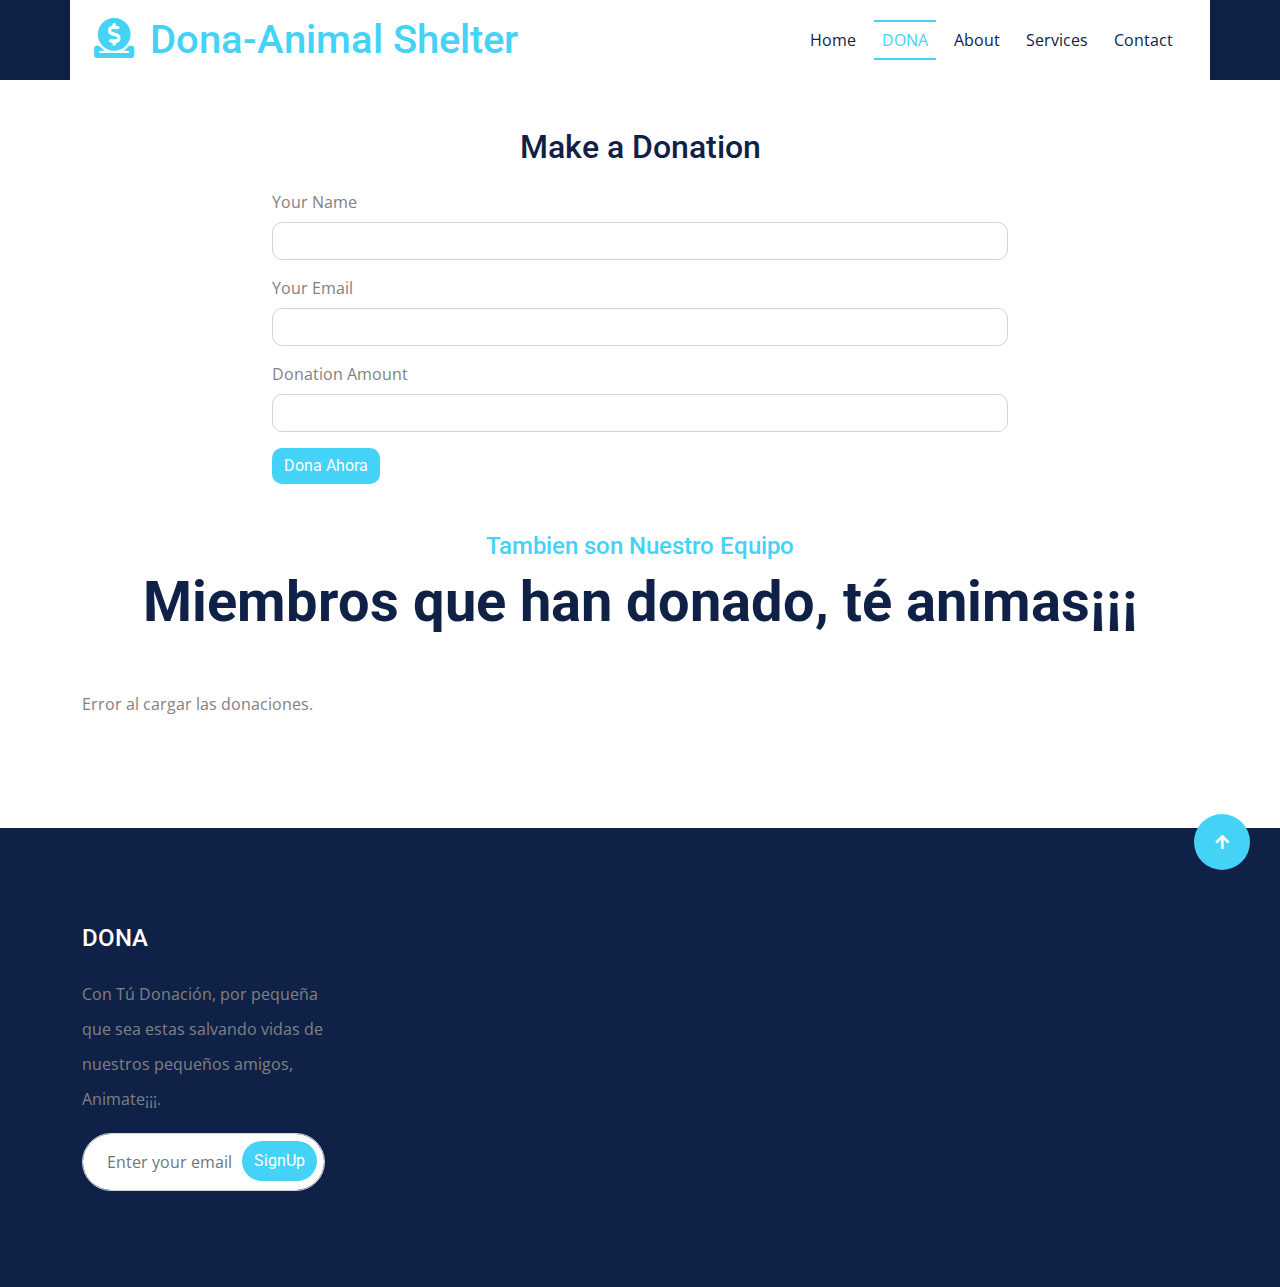
<file: donation.html>
<!DOCTYPE html>
<html lang="en">

<head>
    <meta charset="utf-8">
    <title>Animal Shelter - Donation Form</title>
    <link rel="icon" href="img/images.jpeg" type="image/x-icon">
    <meta content="width=device-width, initial-scale=1.0" name="viewport">
    <meta content="" name="keywords">
    <meta content="" name="description">

    <!-- Google Web Fonts -->
    <link rel="preconnect" href="https://fonts.googleapis.com">
    <link rel="preconnect" href="https://fonts.gstatic.com" crossorigin>
    <link href="https://fonts.googleapis.com/css2?family=Open+Sans:wght@400;500;600;700&family=Roboto:wght@400;500;700&display=swap" rel="stylesheet"> 

    <!-- Icon Font Stylesheet -->
    <link rel="stylesheet" href="https://use.fontawesome.com/releases/v5.15.4/css/all.css"/>
    <link href="https://cdn.jsdelivr.net/npm/bootstrap-icons@1.4.1/font/bootstrap-icons.css" rel="stylesheet">

    <!-- Libraries Stylesheet -->
    <link rel="stylesheet" href="https://cdnjs.cloudflare.com/ajax/libs/animate.css/4.1.1/animate.min.css"/>
    <link href="lib/animate/animate.min.css" rel="stylesheet">
    <link href="lib/owlcarousel/assets/owl.carousel.min.css" rel="stylesheet">
    <link href="lib/lightbox/css/lightbox.min.css" rel="stylesheet">

    <!-- Customized Bootstrap Stylesheet -->
    <link href="css/bootstrap.min.css" rel="stylesheet">

    <!-- Template Stylesheet -->
    <link href="css/style.css" rel="stylesheet">
</head>

<body>

    <!-- Spinner Start -->
    <div id="spinner" class="show bg-white position-fixed translate-middle w-100 vh-100 top-50 start-50 d-flex align-items-center justify-content-center">
        <div class="spinner-border text-primary" style="width: 3rem; height: 3rem;" role="status">
            <span class="sr-only">Loading...</span>
        </div>
    </div>
    <!-- Spinner End -->

    <!-- Navbar Start -->
    <div class="container-fluid sticky-top px-0">
        <div class="position-absolute bg-dark" style="left: 0; top: 0; width: 100%; height: 100%;"></div>
        <div class="container px-0">
            <nav class="navbar navbar-expand-lg navbar-dark bg-white py-3 px-4">
                <a href="index.html" class="navbar-brand p-0">
                    <h1 class="text-primary m-0"><i class="fas fa-donate me-3"></i>Dona-Animal Shelter</h1>
                </a>
                <button class="navbar-toggler" type="button" data-bs-toggle="collapse" data-bs-target="#navbarCollapse">
                    <span class="fa fa-bars"></span>
                </button>
                <div class="collapse navbar-collapse" id="navbarCollapse">
                    <div class="navbar-nav ms-auto py-0">
                        <a href="index.html" class="nav-item nav-link">Home</a>
                        <a href="donation.html" class="nav-item nav-link  active">DONA</a>
                        <a href="about.html" class="nav-item nav-link">About</a>
                        <a href="service.html" class="nav-item nav-link">Services</a>
                        <a href="contact.html" class="nav-item nav-link">Contact</a>
                    </div>
                </div>
            </nav>
        </div>
    </div>
    <!-- Navbar End -->

    <!-- Donation Form Start -->
    <div class="container py-5">
        <h2 class="text-center mb-4">Make a Donation</h2>
        <div class="row justify-content-center">
            <div class="col-md-8">
                <form id="donationForm" method="POST">
                    <div class="mb-3">
                        <label for="username" class="form-label">Your Name</label>
                        <input type="text" class="form-control" id="username" name="username" required>
                    </div>
                    <div class="mb-3">
                        <label for="donor_email" class="form-label">Your Email</label>
                        <input type="email" class="form-control" id="donor_email" name="donor_email" required>
                    </div>
                    <div class="mb-3">
                        <label for="donation_amount" class="form-label">Donation Amount</label>
                        <input type="number" class="form-control" id="donation_amount" name="donation_amount" min="1" required>
                    </div>
                    
                    <button type="submit" class="btn btn-primary">Dona Ahora</button>
                </form>                
            </div>
        </div>
    </div>
    <!-- Donation Form End -->
      <!-- Members who have donated -->
      <div class="container-fluid team pb-5">
        <div class="container pb-5">
            <div class="text-center mx-auto pb-5 wow fadeInUp" data-wow-delay="0.1s" style="max-width: 800px;">
                <h4 class="text-primary">Tambien son Nuestro Equipo</h4>
                <h1 class="display-4">Miembros que han donado, té animas¡¡¡</h1>
            </div>
            <div id="donationsContainer" class="row g-4 justify-content-center">
                <!-- Las donaciones se insertarán aquí -->
            </div>

        </div>
    </div>
    <!-- Team End -->

    <!-- Footer Start -->
    <div class="container-fluid footer py-5 wow fadeIn" data-wow-delay="0.2s">
        <div class="container py-5">
            <div class="row g-5">
                <div class="col-md-6 col-lg-6 col-xl-3">
                    <div class="footer-item d-flex flex-column">
                        <h4 class="text-white mb-4">DONA</h4>
                        <p class="mb-3">Con Tú Donación, por pequeña que sea estas salvando vidas de nuestros pequeños amigos, Animate¡¡¡.</p>
                        <div class="position-relative mx-auto rounded-pill">
                            <input class="form-control rounded-pill w-100 py-3 ps-4 pe-5" type="text" placeholder="Enter your email">
                            <button type="button" class="btn btn-primary rounded-pill position-absolute top-0 end-0 py-2 mt-2 me-2">SignUp</button>
                        </div>
                    </div>
                </div>
                <!-- Other footer columns -->
            </div>
        </div>
    </div>
    <!-- Footer End -->

    

        <!-- Back to Top -->
        <a href="#" class="btn btn-primary btn-lg-square back-to-top"><i class="fa fa-arrow-up"></i></a>   

        
    <!-- JavaScript Libraries -->
    <script src="https://ajax.googleapis.com/ajax/libs/jquery/3.6.4/jquery.min.js"></script>
    <script src="https://cdn.jsdelivr.net/npm/bootstrap@5.0.0/dist/js/bootstrap.bundle.min.js"></script>
    <script src="lib/wow/wow.min.js"></script>
    <script src="lib/easing/easing.min.js"></script>
    <script src="lib/waypoints/waypoints.min.js"></script>
    <script src="lib/counterup/counterup.min.js"></script>
    <script src="lib/owlcarousel/owl.carousel.min.js"></script>
    <script src="lib/lightbox/js/lightbox.min.js"></script>
    

    <!-- Template Javascript -->
     
    <script src="js/main.js"></script>
    <script src="assets/js/animation.js"></script>
    <script src="assets/js/imagesloaded.js"></script>
    <script src="assets/js/popup.js"></script>
    <script src="assets/js/custom.js"></script>
    <script src="assets/js/donation.js"></script>
    
    </body>

</html>
</file>
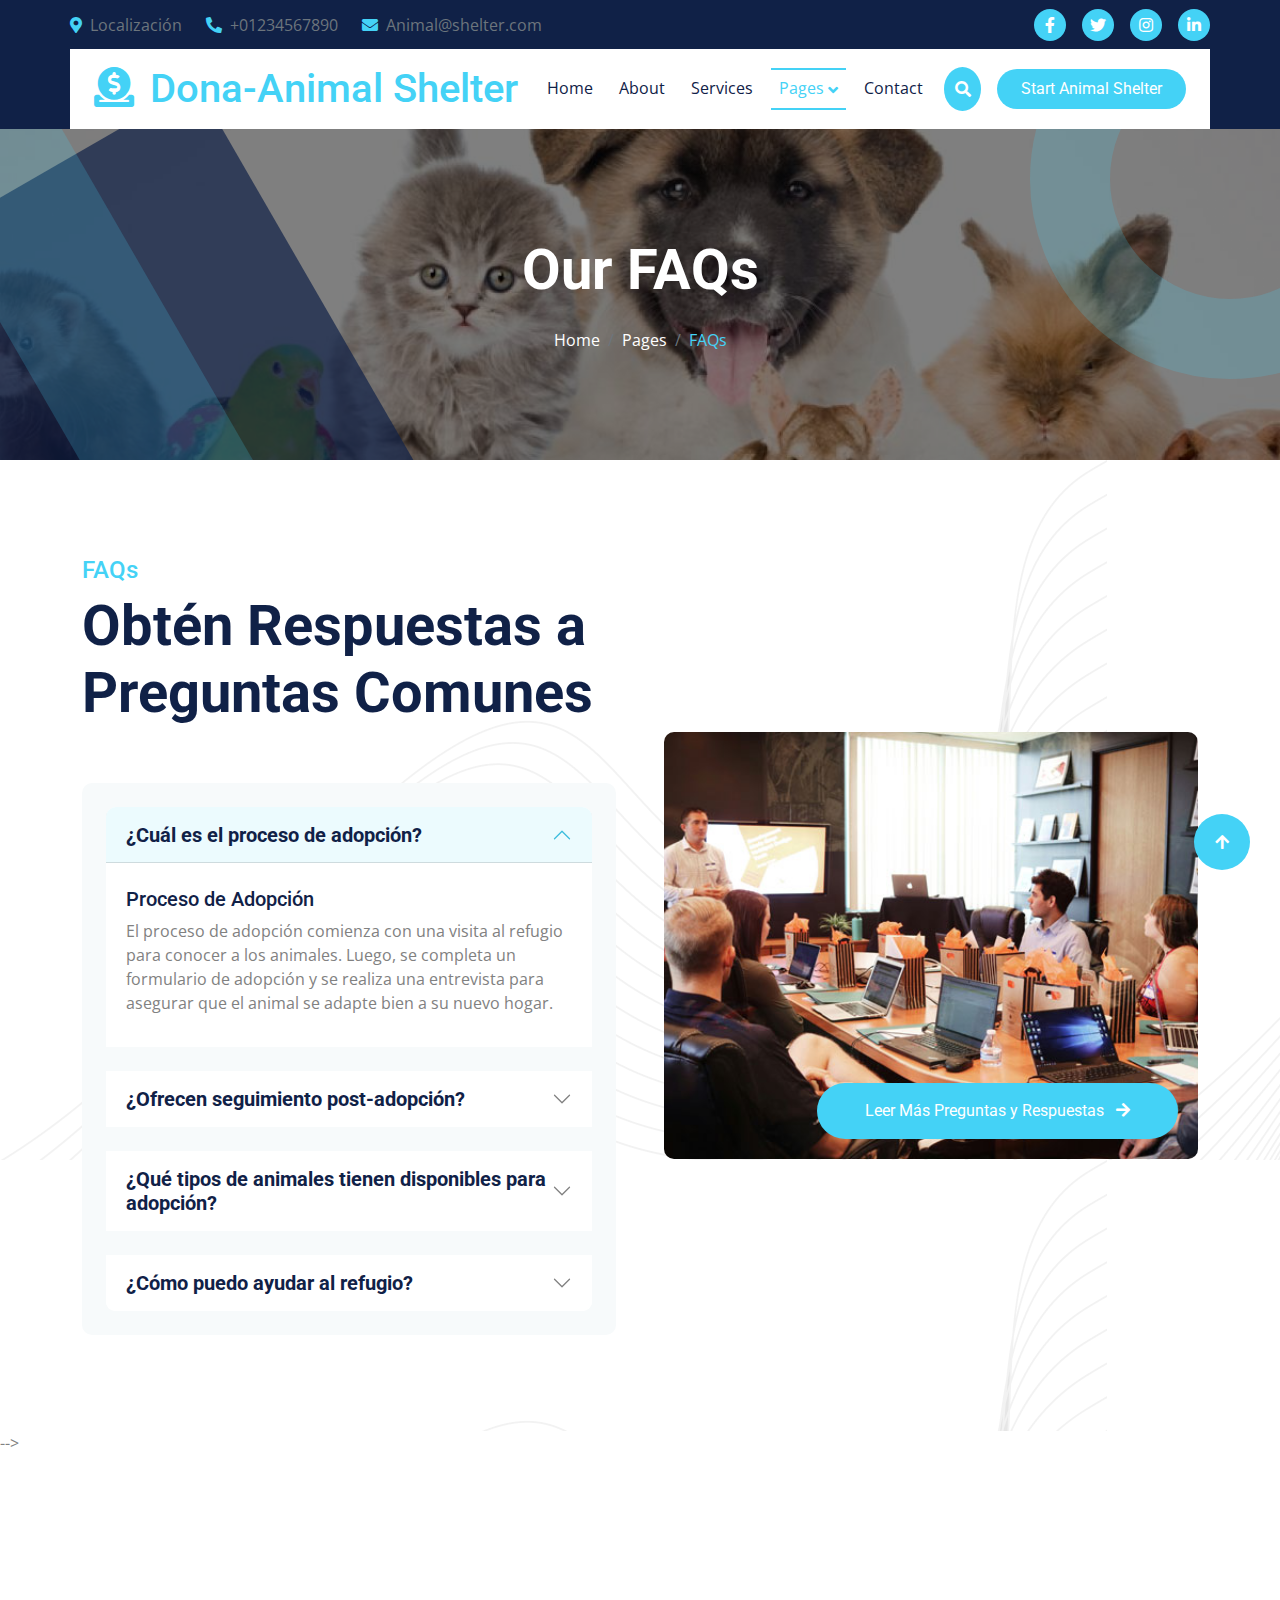
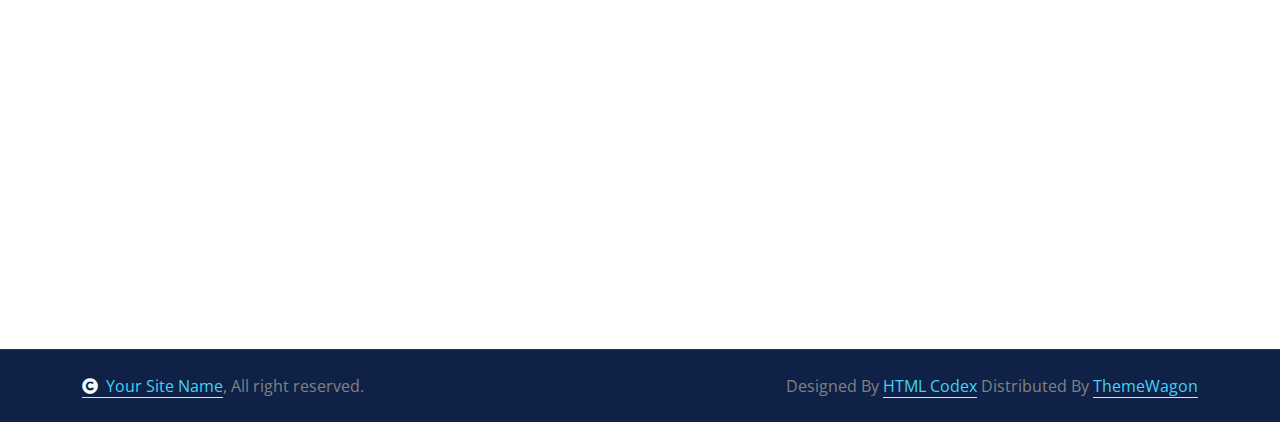
<file: faqs.html>
<!DOCTYPE html>
<html lang="en">

    <head>
        <meta charset="utf-8">
        <title>Animal Shelter - Investment Website Template</title>
        <meta content="width=device-width, initial-scale=1.0" name="viewport">
        <meta content="" name="keywords">
        <meta content="" name="description">

        <!-- Google Web Fonts -->
        <link rel="preconnect" href="https://fonts.googleapis.com">
        <link rel="preconnect" href="https://fonts.gstatic.com" crossorigin>
        <link href="https://fonts.googleapis.com/css2?family=Open+Sans:wght@400;500;600;700&family=Roboto:wght@400;500;700&display=swap" rel="stylesheet"> 

        <!-- Icon Font Stylesheet -->
        <link rel="stylesheet" href="https://use.fontawesome.com/releases/v5.15.4/css/all.css"/>
        <link href="https://cdn.jsdelivr.net/npm/bootstrap-icons@1.4.1/font/bootstrap-icons.css" rel="stylesheet">

        <!-- Libraries Stylesheet -->
        <link rel="stylesheet" href="https://cdnjs.cloudflare.com/ajax/libs/animate.css/4.1.1/animate.min.css"/>
        <link href="lib/animate/animate.min.css" rel="stylesheet">
        <link href="lib/owlcarousel/assets/owl.carousel.min.css" rel="stylesheet">
        <link href="lib/lightbox/css/lightbox.min.css" rel="stylesheet">


        <!-- Customized Bootstrap Stylesheet -->
        <link href="css/bootstrap.min.css" rel="stylesheet">

        <!-- Template Stylesheet -->
        <link href="css/style.css" rel="stylesheet">
    </head>

    <body>

        <!-- Spinner Start -->
        <div id="spinner" class="show bg-white position-fixed translate-middle w-100 vh-100 top-50 start-50 d-flex align-items-center justify-content-center">
            <div class="spinner-border text-primary" style="width: 3rem; height: 3rem;" role="status">
                <span class="sr-only">Loading...</span>
            </div>
        </div>
        <!-- Spinner End -->


        <!-- Topbar Start -->
        <div class="container-fluid topbar px-0 d-none d-lg-block">
            <div class="container px-0">
                <div class="row gx-0 align-items-center" style="height: 45px;">
                    <div class="col-lg-8 text-center text-lg-start mb-lg-0">
                        <div class="d-flex flex-wrap">
                            <a href="#" class="text-muted me-4"><i class="fas fa-map-marker-alt text-primary me-2"></i>Localización</a>
                            <a href="#" class="text-muted me-4"><i class="fas fa-phone-alt text-primary me-2"></i>+01234567890</a>
                            <a href="#" class="text-muted me-0"><i class="fas fa-envelope text-primary me-2"></i>Animal@shelter.com</a>
                        </div>
                    </div>
                    <div class="col-lg-4 text-center text-lg-end">
                        <div class="d-flex align-items-center justify-content-end">
                            <a href="#" class="btn btn-primary btn-square rounded-circle nav-fill me-3"><i class="fab fa-facebook-f text-white"></i></a>
                            <a href="#" class="btn btn-primary btn-square rounded-circle nav-fill me-3"><i class="fab fa-twitter text-white"></i></a>
                            <a href="#" class="btn btn-primary btn-square rounded-circle nav-fill me-3"><i class="fab fa-instagram text-white"></i></a>
                            <a href="#" class="btn btn-primary btn-square rounded-circle nav-fill me-0"><i class="fab fa-linkedin-in text-white"></i></a>
                        </div>
                    </div>
                </div>
            </div>
        </div>
        <!-- Topbar End -->


        <!-- Navbar & Hero Start -->
        <div class="container-fluid sticky-top px-0">
            <div class="position-absolute bg-dark" style="left: 0; top: 0; width: 100%; height: 100%;">
            </div>
            <div class="container px-0">
                <nav class="navbar navbar-expand-lg navbar-dark bg-white py-3 px-4">
                    <a href="index.html" class="navbar-brand p-0">
                        <h1 class="text-primary m-0"><i class="fas fa-donate me-3"></i>Dona-Animal Shelter</h1>
                        <!-- <img src="img/logo.png" alt="Logo"> -->
                    </a>
                    <button class="navbar-toggler" type="button" data-bs-toggle="collapse" data-bs-target="#navbarCollapse">
                        <span class="fa fa-bars"></span>
                    </button>
                    <div class="collapse navbar-collapse" id="navbarCollapse">
                        <div class="navbar-nav ms-auto py-0">
                            <a href="index.html" class="nav-item nav-link">Home</a>
                            <a href="about.html" class="nav-item nav-link">About</a>
                            <a href="service.html" class="nav-item nav-link">Services</a>
                            <div class="nav-item dropdown active">
                                <a href="#" class="nav-link dropdown-toggle active" data-bs-toggle="dropdown">Pages</a>
                                <div class="dropdown-menu m-0">
                                    <a href="blog.html" class="dropdown-item">Our Blog</a>
                                    <a href="team.html" class="dropdown-item">Our Team</a>
                                    <a href="testimonial.html" class="dropdown-item">Testimonial</a>
                                    <a href="faqs.html" class="dropdown-item active">FAQs</a>
                                    <a href="404.html" class="dropdown-item">404 Page</a>
                                </div>
                            </div>
                            <a href="contact.html" class="nav-item nav-link">Contact</a>
                        </div>
                        <div class="d-flex align-items-center flex-nowrap pt-xl-0">
                            <button class="btn btn-primary btn-md-square mx-2" data-bs-toggle="modal" data-bs-target="#searchModal"><i class="fas fa-search"></i></button>
                            <a href="#" class="btn btn-primary rounded-pill text-white py-2 px-4 ms-2 flex-wrap flex-sm-shrink-0">Start Animal Shelter</a>
                        </div>
                    </div>
                </nav>
            </div>
        </div>
        <!-- Navbar & Hero End -->

        <!-- Modal Search Start -->
        <div class="modal fade" id="searchModal" tabindex="-1" aria-labelledby="exampleModalLabel" aria-hidden="true">
            <div class="modal-dialog modal-fullscreen">
                <div class="modal-content rounded-0">
                    <div class="modal-header">
                        <h4 class="modal-title mb-0" id="exampleModalLabel">Search by keyword</h4>
                        <button type="button" class="btn-close" data-bs-dismiss="modal" aria-label="Close"></button>
                    </div>
                    <div class="modal-body d-flex align-items-center">
                        <div class="input-group w-75 mx-auto d-flex">
                            <input type="search" class="form-control p-3" placeholder="keywords" aria-describedby="search-icon-1">
                            <span id="search-icon-1" class="input-group-text p-3"><i class="fa fa-search"></i></span>
                        </div>
                    </div>
                </div>
            </div>
        </div>
        <!-- Modal Search End -->

        <!-- Header Start -->
        <div class="container-fluid bg-breadcrumb">
            <div class="bg-breadcrumb-single"></div>
            <div class="container text-center py-5" style="max-width: 900px;">
                <h4 class="text-white display-4 mb-4 wow fadeInDown" data-wow-delay="0.1s">Our FAQs</h4>
                <ol class="breadcrumb justify-content-center mb-0 wow fadeInDown" data-wow-delay="0.3s">
                    <li class="breadcrumb-item"><a href="index.html">Home</a></li>
                    <li class="breadcrumb-item"><a href="#">Pages</a></li>
                    <li class="breadcrumb-item active text-primary">FAQs</li>
                </ol>    
            </div>
        </div>
        <!-- Header End -->

        <!-- FAQ Start -->
        <div class="container-fluid faq py-5">
            <div class="container py-5">
                <div class="row g-5 align-items-center">
                    <div class="col-lg-6 wow fadeInLeft" data-wow-delay="0.1s">
                        <div class="pb-5">
                            <h4 class="text-primary">FAQs</h4>
                            <h1 class="display-4">Obtén Respuestas a Preguntas Comunes</h1>
                        </div>
                        <div class="accordion bg-light rounded p-4" id="accordionExample">
                            <div class="accordion-item border-0 mb-4">
                                <h2 class="accordion-header" id="headingOne">
                                    <button class="accordion-button text-dark fs-5 fw-bold rounded-top" type="button" data-bs-toggle="collapse" data-bs-target="#collapseOne" aria-expanded="true" aria-controls="collapseOne">
                                        ¿Cuál es el proceso de adopción?
                                    </button>
                                </h2>
                                <div id="collapseOne" class="accordion-collapse collapse show" aria-labelledby="headingOne" data-bs-parent="#accordionExample">
                                    <div class="accordion-body my-2">
                                        <h5>Proceso de Adopción</h5>
                                        <p>El proceso de adopción comienza con una visita al refugio para conocer a los animales. Luego, se completa un formulario de adopción y se realiza una entrevista para asegurar que el animal se adapte bien a su nuevo hogar.</p>
                                    </div>
                                </div>
                            </div>
                            <div class="accordion-item border-0 mb-4">
                                <h2 class="accordion-header" id="headingTwo">
                                    <button class="accordion-button collapsed text-dark fs-5 fw-bold rounded-top" type="button" data-bs-toggle="collapse" data-bs-target="#collapseTwo" aria-expanded="false" aria-controls="collapseTwo">
                                        ¿Ofrecen seguimiento post-adopción?
                                    </button>
                                </h2>
                                <div id="collapseTwo" class="accordion-collapse collapse" aria-labelledby="headingTwo" data-bs-parent="#accordionExample">
                                    <div class="accordion-body my-2">
                                        <h5>Seguimiento Post-Adopción</h5>
                                        <p>Sí, ofrecemos seguimiento post-adopción para asegurarnos de que tanto el animal como la familia adoptiva se adapten bien. Esto incluye visitas de seguimiento y asesoramiento continuo.</p>
                                    </div>
                                </div>
                            </div>
                            <div class="accordion-item border-0 mb-4">
                                <h2 class="accordion-header" id="headingThree">
                                    <button class="accordion-button collapsed text-dark fs-5 fw-bold rounded-top" type="button" data-bs-toggle="collapse" data-bs-target="#collapseThree" aria-expanded="false" aria-controls="collapseThree">
                                        ¿Qué tipos de animales tienen disponibles para adopción?
                                    </button>
                                </h2>
                                <div id="collapseThree" class="accordion-collapse collapse" aria-labelledby="headingThree" data-bs-parent="#accordionExample">
                                    <div class="accordion-body my-2">
                                        <h5>Animales Disponibles</h5>
                                        <p>Tenemos una variedad de animales disponibles para adopción, incluyendo perros, gatos, conejos y otros animales pequeños. Todos nuestros animales están vacunados y esterilizados.</p>
                                    </div>
                                </div>
                            </div>
                            <div class="accordion-item border-0 mb-0">
                                <h2 class="accordion-header" id="headingFour">
                                    <button class="accordion-button collapsed text-dark fs-5 fw-bold rounded-top" type="button" data-bs-toggle="collapse" data-bs-target="#collapseFour" aria-expanded="false" aria-controls="collapseFour">
                                        ¿Cómo puedo ayudar al refugio?
                                    </button>
                                </h2>
                                <div id="collapseFour" class="accordion-collapse collapse" aria-labelledby="headingFour" data-bs-parent="#accordionExample">
                                    <div class="accordion-body my-2">
                                        <h5>Cómo Ayudar</h5>
                                        <p>Hay muchas maneras de ayudar al refugio, incluyendo donaciones, voluntariado y difusión de nuestra misión. Cada pequeña ayuda cuenta y es muy apreciada.</p>
                                    </div>
                                </div>
                            </div>
                        </div>
                    </div>
                    <div class="col-lg-6 wow fadeInRight" data-wow-delay="0.3s">
                        <div class="faq-img RotateMoveRight rounded">
                            <img src="img/blog-2.jpg" class="img-fluid rounded w-100" alt="Image">
                            <a class="faq-btn btn btn-primary rounded-pill text-white py-3 px-5" href="#">Leer Más Preguntas y Respuestas <i class="fas fa-arrow-right ms-2"></i></a>
                        </div>
                    </div>
                </div>
            </div>
        </div>
        <!-- FAQ End -->-->

        <!-- Footer Start -->
        <div class="container-fluid footer py-5 wow fadeIn" data-wow-delay="0.2s">
            <div class="container py-5">
                <div class="row g-5">
                    <div class="col-md-6 col-lg-6 col-xl-3">
                        <div class="footer-item d-flex flex-column">
                            <div class="footer-item">
                                <h4 class="text-white mb-4">Newsletter</h4>
                                <p class="mb-3">Dolor amet sit justo amet elitr clita ipsum elitr est.Lorem ipsum dolor sit amet, consectetur adipiscing elit consectetur adipiscing elit.</p>
                                <div class="position-relative mx-auto rounded-pill">
                                    <input class="form-control rounded-pill w-100 py-3 ps-4 pe-5" type="text" placeholder="Enter your email">
                                    <button type="button" class="btn btn-primary rounded-pill position-absolute top-0 end-0 py-2 mt-2 me-2">SignUp</button>
                                </div>
                            </div>
                        </div>
                    </div>
                    <div class="col-md-6 col-lg-6 col-xl-3">
                        <div class="footer-item d-flex flex-column">
                            <h4 class="text-white mb-4">Explore</h4>
                            <a href="#"><i class="fas fa-angle-right me-2"></i> Home</a>
                            <a href="#"><i class="fas fa-angle-right me-2"></i> Services</a>
                            <a href="#"><i class="fas fa-angle-right me-2"></i> About Us</a>
                            <a href="#"><i class="fas fa-angle-right me-2"></i> Latest Projects</a>
                            <a href="#"><i class="fas fa-angle-right me-2"></i> testimonial</a>
                            <a href="#"><i class="fas fa-angle-right me-2"></i> Our Team</a>
                            <a href="#"><i class="fas fa-angle-right me-2"></i> Contact Us</a>
                        </div>
                    </div>
                    <div class="col-md-6 col-lg-6 col-xl-3">
                        <div class="footer-item d-flex flex-column">
                            <h4 class="text-white mb-4">Contact Info</h4>
                            <a href=""><i class="fa fa-map-marker-alt me-2"></i> 123 Street, New York, USA</a>
                            <a href=""><i class="fas fa-envelope me-2"></i> info@example.com</a>
                            <a href=""><i class="fas fa-envelope me-2"></i> info@example.com</a>
                            <a href=""><i class="fas fa-phone me-2"></i> +012 345 67890</a>
                            <a href="" class="mb-3"><i class="fas fa-print me-2"></i> +012 345 67890</a>
                            <div class="d-flex align-items-center">
                                <a class="btn btn-light btn-md-square me-2" href=""><i class="fab fa-facebook-f"></i></a>
                                <a class="btn btn-light btn-md-square me-2" href=""><i class="fab fa-twitter"></i></a>
                                <a class="btn btn-light btn-md-square me-2" href=""><i class="fab fa-instagram"></i></a>
                                <a class="btn btn-light btn-md-square me-0" href=""><i class="fab fa-linkedin-in"></i></a>
                            </div>
                        </div>
                    </div>
                    <div class="col-md-6 col-lg-6 col-xl-3">
                        <div class="footer-item-post d-flex flex-column">
                            <h4 class="text-white mb-4">Popular Post</h4>
                            <div class="d-flex flex-column mb-3">
                                <p class="text-uppercase text-primary mb-2">Investment</p>
                                <a href="#" class="text-body">Revisiting Your Investment & Distribution Goals</a>
                            </div>
                            <div class="d-flex flex-column mb-3">
                                <p class="text-uppercase text-primary mb-2">Business</p>
                                <a href="#" class="text-body">Dimensional Fund Advisors Interview with Director</a>
                            </div>
                            <div class="footer-btn text-start">
                                <a href="#" class="btn btn-light rounded-pill px-4">View All Post <i class="fa fa-arrow-right ms-1"></i></a>
                            </div>
                        </div>
                    </div>
                </div>
            </div>
        </div>
        <!-- Footer End -->

        
        <!-- Copyright Start -->
        <div class="container-fluid copyright py-4">
            <div class="container">
                <div class="row g-4 align-items-center">
                    <div class="col-md-6 text-center text-md-start mb-md-0">
                        <span class="text-body"><a href="#" class="border-bottom text-primary"><i class="fas fa-copyright text-light me-2"></i>Your Site Name</a>, All right reserved.</span>
                    </div>
                    <div class="col-md-6 text-center text-md-end text-body">
                        <!--/*** This template is free as long as you keep the below author’s credit link/attribution link/backlink. ***/-->
                        <!--/*** If you'd like to use the template without the below author’s credit link/attribution link/backlink, ***/-->
                        <!--/*** you can purchase the Credit Removal License from "https://htmlcodex.com/credit-removal". ***/-->
                        Designed By <a class="border-bottom text-primary" href="https://htmlcodex.com">HTML Codex</a> Distributed By <a class="border-bottom text-primary" href="https://themewagon.com">ThemeWagon</a>
                    </div>
                </div>
            </div>
        </div>
        <!-- Copyright End -->


        <!-- Back to Top -->
        <a href="#" class="btn btn-primary btn-lg-square back-to-top"><i class="fa fa-arrow-up"></i></a>   

        
    <!-- JavaScript Libraries -->
    <script src="https://ajax.googleapis.com/ajax/libs/jquery/3.6.4/jquery.min.js"></script>
    <script src="https://cdn.jsdelivr.net/npm/bootstrap@5.0.0/dist/js/bootstrap.bundle.min.js"></script>
    <script src="lib/wow/wow.min.js"></script>
    <script src="lib/easing/easing.min.js"></script>
    <script src="lib/waypoints/waypoints.min.js"></script>
    <script src="lib/counterup/counterup.min.js"></script>
    <script src="lib/owlcarousel/owl.carousel.min.js"></script>
    <script src="lib/lightbox/js/lightbox.min.js"></script>
    

    <!-- Template Javascript -->
    <script src="js/main.js"></script>
    </body>

</html>
</file>
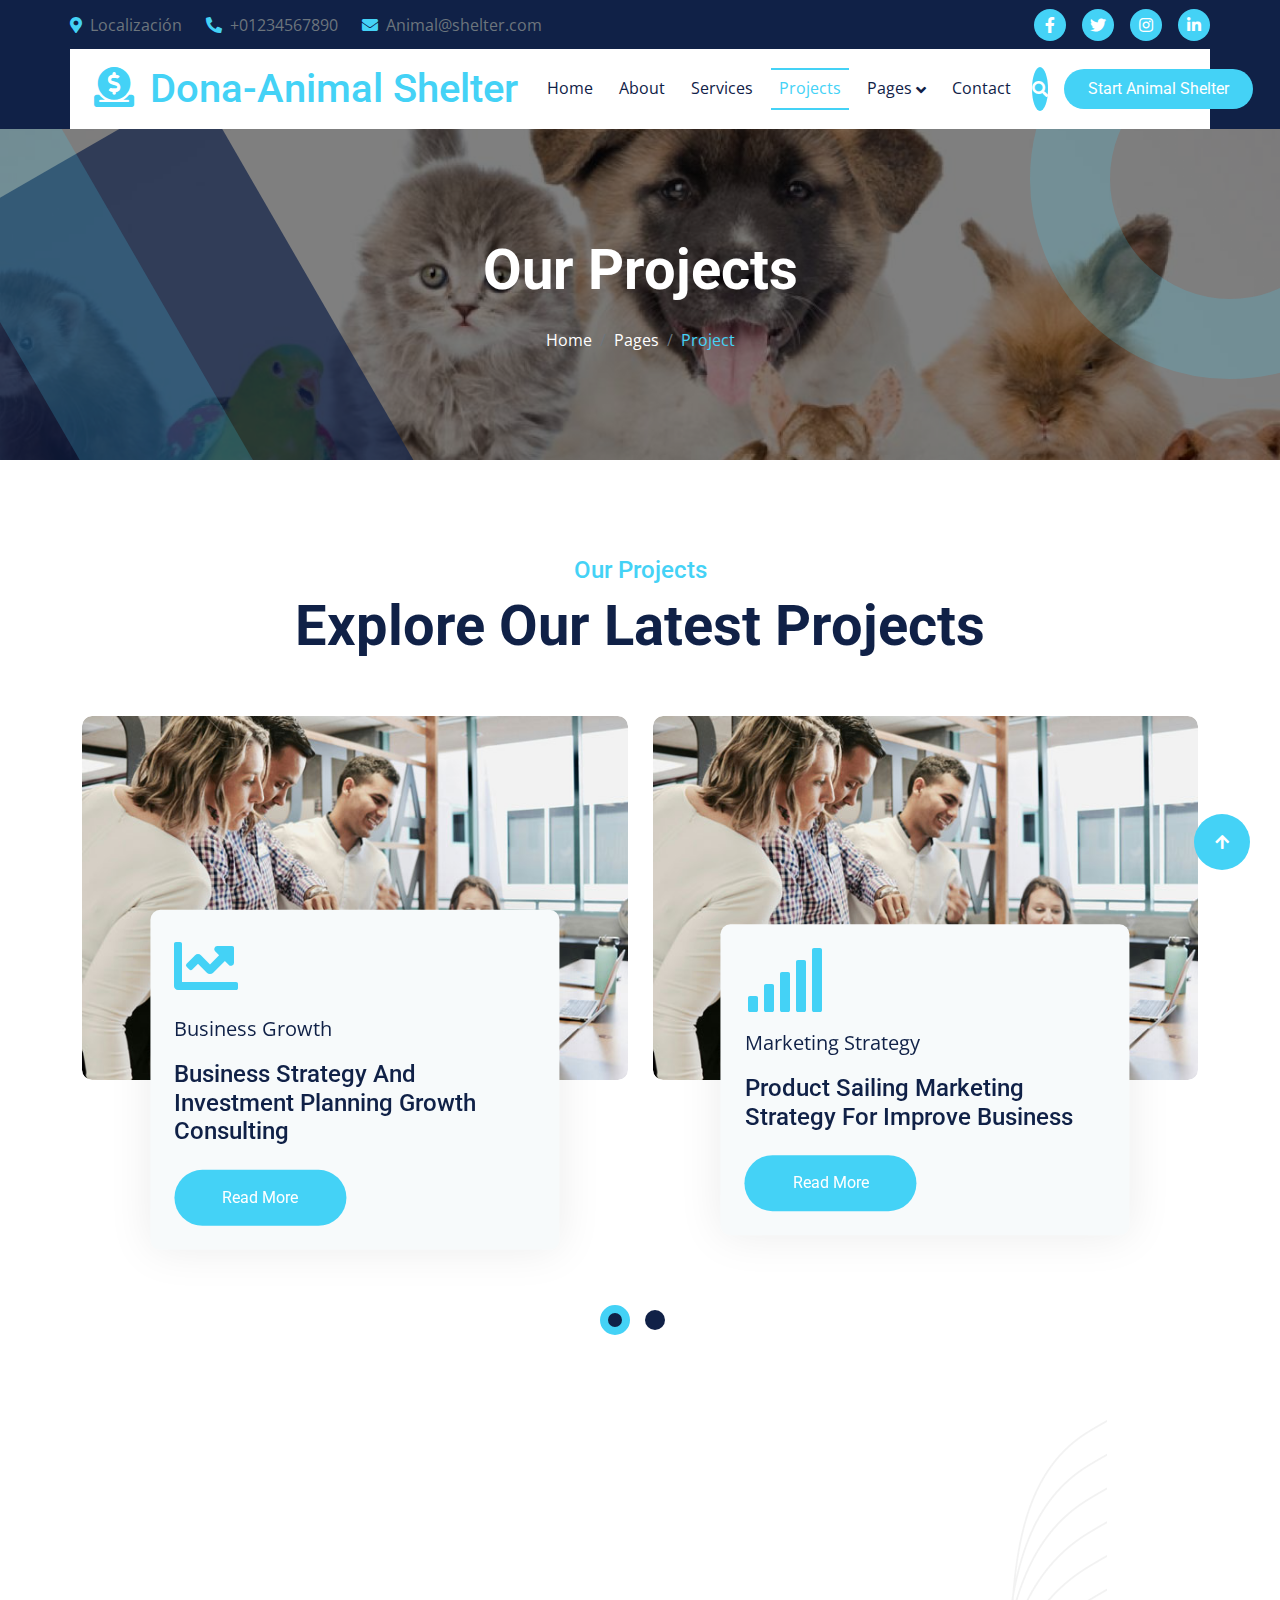
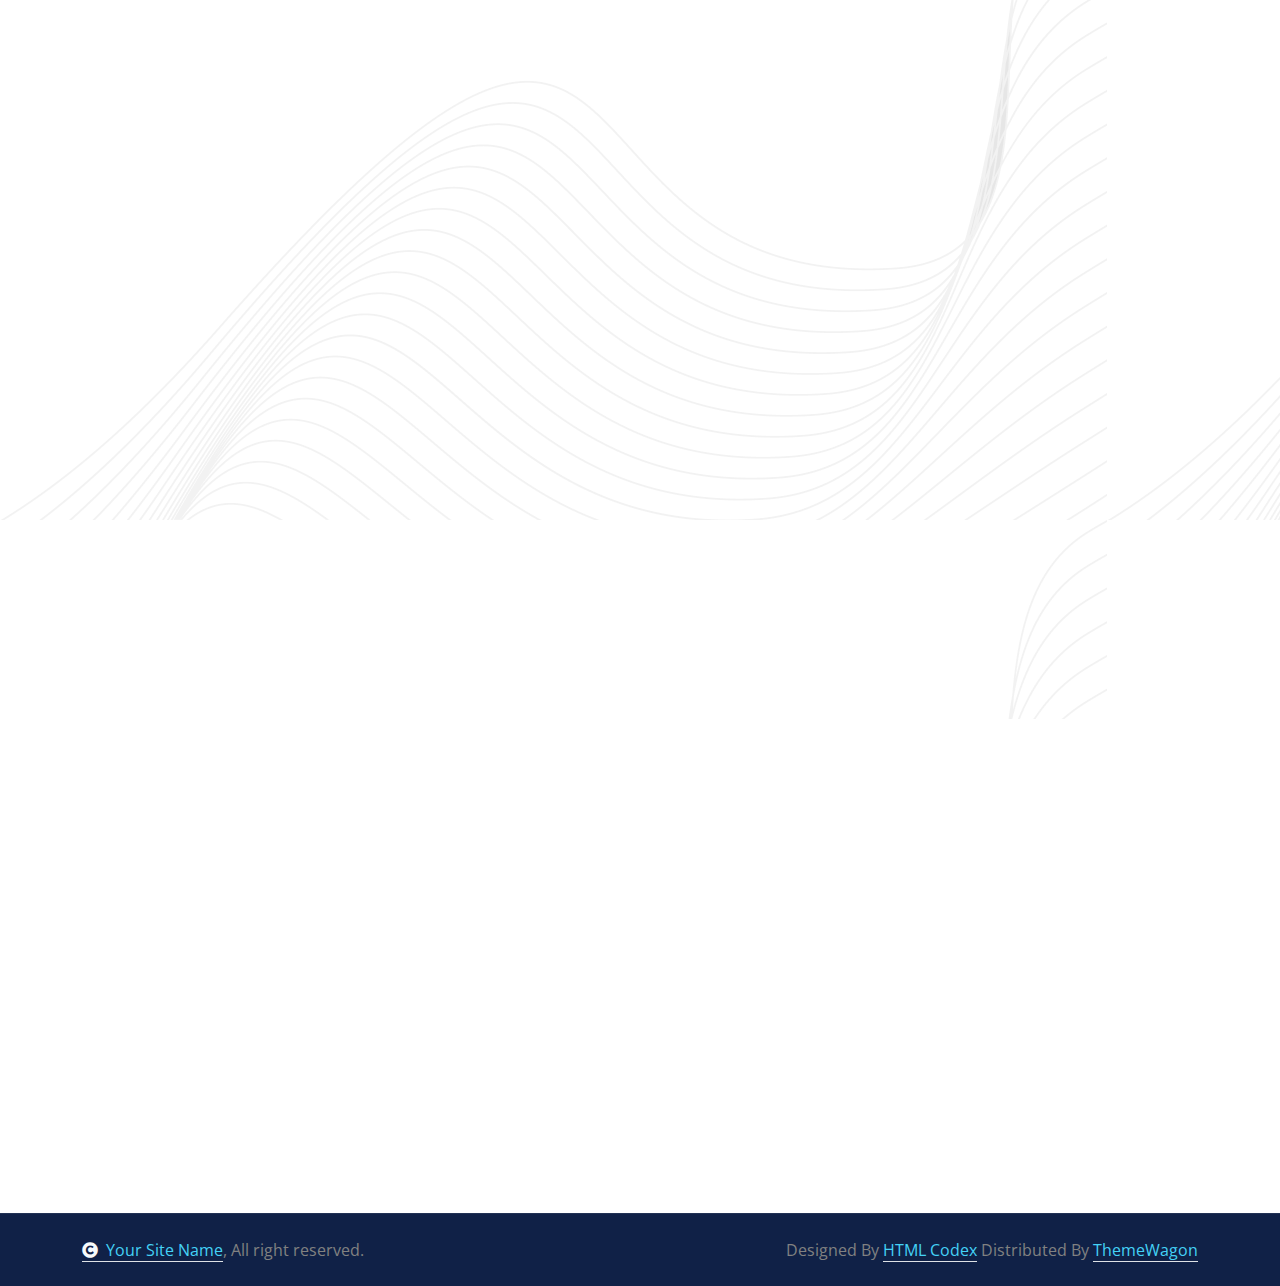
<file: project.html>
<!DOCTYPE html>
<html lang="en">

    <head>
        <meta charset="utf-8">
        <title>Animal Shelter - Investment Website Template</title>
        <meta content="width=device-width, initial-scale=1.0" name="viewport">
        <meta content="" name="keywords">
        <meta content="" name="description">

        <!-- Google Web Fonts -->
        <link rel="preconnect" href="https://fonts.googleapis.com">
        <link rel="preconnect" href="https://fonts.gstatic.com" crossorigin>
        <link href="https://fonts.googleapis.com/css2?family=Open+Sans:wght@400;500;600;700&family=Roboto:wght@400;500;700&display=swap" rel="stylesheet"> 

        <!-- Icon Font Stylesheet -->
        <link rel="stylesheet" href="https://use.fontawesome.com/releases/v5.15.4/css/all.css"/>
        <link href="https://cdn.jsdelivr.net/npm/bootstrap-icons@1.4.1/font/bootstrap-icons.css" rel="stylesheet">

        <!-- Libraries Stylesheet -->
        <link rel="stylesheet" href="https://cdnjs.cloudflare.com/ajax/libs/animate.css/4.1.1/animate.min.css"/>
        <link href="lib/animate/animate.min.css" rel="stylesheet">
        <link href="lib/owlcarousel/assets/owl.carousel.min.css" rel="stylesheet">
        <link href="lib/lightbox/css/lightbox.min.css" rel="stylesheet">


        <!-- Customized Bootstrap Stylesheet -->
        <link href="css/bootstrap.min.css" rel="stylesheet">

        <!-- Template Stylesheet -->
        <link href="css/style.css" rel="stylesheet">
    </head>

    <body>

        <!-- Spinner Start -->
        <div id="spinner" class="show bg-white position-fixed translate-middle w-100 vh-100 top-50 start-50 d-flex align-items-center justify-content-center">
            <div class="spinner-border text-primary" style="width: 3rem; height: 3rem;" role="status">
                <span class="sr-only">Loading...</span>
            </div>
        </div>
        <!-- Spinner End -->


        <!-- Topbar Start -->
        <div class="container-fluid topbar px-0 d-none d-lg-block">
            <div class="container px-0">
                <div class="row gx-0 align-items-center" style="height: 45px;">
                    <div class="col-lg-8 text-center text-lg-start mb-lg-0">
                        <div class="d-flex flex-wrap">
                            <a href="#" class="text-muted me-4"><i class="fas fa-map-marker-alt text-primary me-2"></i>Localización</a>
                            <a href="#" class="text-muted me-4"><i class="fas fa-phone-alt text-primary me-2"></i>+01234567890</a>
                            <a href="#" class="text-muted me-0"><i class="fas fa-envelope text-primary me-2"></i>Animal@shelter.com</a>
                        </div>
                    </div>
                    <div class="col-lg-4 text-center text-lg-end">
                        <div class="d-flex align-items-center justify-content-end">
                            <a href="#" class="btn btn-primary btn-square rounded-circle nav-fill me-3"><i class="fab fa-facebook-f text-white"></i></a>
                            <a href="#" class="btn btn-primary btn-square rounded-circle nav-fill me-3"><i class="fab fa-twitter text-white"></i></a>
                            <a href="#" class="btn btn-primary btn-square rounded-circle nav-fill me-3"><i class="fab fa-instagram text-white"></i></a>
                            <a href="#" class="btn btn-primary btn-square rounded-circle nav-fill me-0"><i class="fab fa-linkedin-in text-white"></i></a>
                        </div>
                    </div>
                </div>
            </div>
        </div>
        <!-- Topbar End -->


        <!-- Navbar & Hero Start -->
        <div class="container-fluid sticky-top px-0">
            <div class="position-absolute bg-dark" style="left: 0; top: 0; width: 100%; height: 100%;">
            </div>
            <div class="container px-0">
                <nav class="navbar navbar-expand-lg navbar-dark bg-white py-3 px-4">
                    <a href="index.html" class="navbar-brand p-0">
                        <h1 class="text-primary m-0"><i class="fas fa-donate me-3"></i>Dona-Animal Shelter</h1>
                        <!-- <img src="img/logo.png" alt="Logo"> -->
                    </a>
                    <button class="navbar-toggler" type="button" data-bs-toggle="collapse" data-bs-target="#navbarCollapse">
                        <span class="fa fa-bars"></span>
                    </button>
                    <div class="collapse navbar-collapse" id="navbarCollapse">
                        <div class="navbar-nav ms-auto py-0">
                            <a href="index.html" class="nav-item nav-link">Home</a>
                            <a href="about.html" class="nav-item nav-link">About</a>
                            <a href="service.html" class="nav-item nav-link">Services</a>
                            <a href="project.html" class="nav-item nav-link active">Projects</a>
                            <div class="nav-item dropdown">
                                <a href="#" class="nav-link dropdown-toggle" data-bs-toggle="dropdown">Pages</a>
                                <div class="dropdown-menu m-0">
                                    <a href="blog.html" class="dropdown-item">Our Blog</a>
                                    <a href="team.html" class="dropdown-item">Our Team</a>
                                    <a href="testimonial.html" class="dropdown-item">Testimonial</a>
                                    <a href="faqs.html" class="dropdown-item">FAQs</a>
                                    <a href="404.html" class="dropdown-item">404 Page</a>
                                </div>
                            </div>
                            <a href="contact.html" class="nav-item nav-link">Contact</a>
                        </div>
                        <div class="d-flex align-items-center flex-nowrap pt-xl-0">
                            <button class="btn btn-primary btn-md-square mx-2" data-bs-toggle="modal" data-bs-target="#searchModal"><i class="fas fa-search"></i></button>
                            <a href="#" class="btn btn-primary rounded-pill text-white py-2 px-4 ms-2 flex-wrap flex-sm-shrink-0">Start Animal Shelter</a>
                        </div>
                    </div>
                </nav>
            </div>
        </div>
        <!-- Navbar & Hero End -->

        <!-- Modal Search Start -->
        <div class="modal fade" id="searchModal" tabindex="-1" aria-labelledby="exampleModalLabel" aria-hidden="true">
            <div class="modal-dialog modal-fullscreen">
                <div class="modal-content rounded-0">
                    <div class="modal-header">
                        <h4 class="modal-title mb-0" id="exampleModalLabel">Search by keyword</h4>
                        <button type="button" class="btn-close" data-bs-dismiss="modal" aria-label="Close"></button>
                    </div>
                    <div class="modal-body d-flex align-items-center">
                        <div class="input-group w-75 mx-auto d-flex">
                            <input type="search" class="form-control p-3" placeholder="keywords" aria-describedby="search-icon-1">
                            <span id="search-icon-1" class="input-group-text p-3"><i class="fa fa-search"></i></span>
                        </div>
                    </div>
                </div>
            </div>
        </div>
        <!-- Modal Search End -->

        <!-- Header Start -->
        <div class="container-fluid bg-breadcrumb">
            <div class="bg-breadcrumb-single"></div>
            <div class="container text-center py-5" style="max-width: 900px;">
                <h4 class="text-white display-4 mb-4 wow fadeInDown" data-wow-delay="0.1s">Our Projects</h4>
                <ol class="breadcrumb justify-content-center mb-0 wow fadeInDown" data-wow-delay="0.3s">
                    <li class="breadcrumb-item"><a href="index.html">Home</a></li>
                    <li class="breadcrumb-item"><a href="#">Pages</a></li>
                    <li class="breadcrumb-item active text-primary">Project</li>
                </ol>    
            </div>
        </div>
        <!-- Header End -->

        <!-- Project Start -->
        <div class="container-fluid project pt-5">
            <div class="container pt-5">
                <div class="text-center mx-auto pb-5 wow fadeInUp" data-wow-delay="0.1s" style="max-width: 800px;">
                    <h4 class="text-primary">Our Projects</h4>
                    <h1 class="display-4">Explore Our Latest Projects</h1>
                </div>
                <div class="project-carousel owl-carousel wow fadeInUp" data-wow-delay="0.1s">
                    <div class="project-item h-100 wow fadeInUp" data-wow-delay="0.1s">
                        <div class="project-img">
                            <img src="img/projects-1.jpg" class="img-fluid w-100 rounded" alt="Image">
                        </div>
                        <div class="project-content bg-light rounded p-4">
                            <div class="project-content-inner">
                                <div class="project-icon mb-3"><i class="fas fa-chart-line fa-4x text-primary"></i></div>
                                <p class="text-dark fs-5 mb-3">Business Growth</p>
                                <a href="#" class="h4">Business Strategy And Investment Planning Growth Consulting</a>
                                <div class="pt-4">
                                    <a class="btn btn-light rounded-pill py-3 px-5" href="#">Read More</a>
                                </div>
                            </div>
                        </div>
                    </div>
                    <div class="project-item h-100 wow fadeInUp" data-wow-delay="0.3s">
                        <div class="project-img">
                            <img src="img/projects-1.jpg" class="img-fluid w-100 rounded" alt="Image">
                        </div>
                        <div class="project-content bg-light rounded p-4">
                            <div class="project-content-inner">
                                <div class="project-icon mb-3"><i class="fas fa-signal fa-4x text-primary"></i></div>
                                <p class="text-dark fs-5 mb-3">Marketing Strategy</p>
                                <a href="#" class="h4">Product Sailing Marketing Strategy For Improve Business</a>
                                <div class="pt-4">
                                    <a class="btn btn-light rounded-pill py-3 px-5" href="#">Read More</a>
                                </div>
                            </div>
                        </div>
                    </div>
                    <div class="project-item h-100">
                        <div class="project-img">
                            <img src="img/projects-1.jpg" class="img-fluid w-100 rounded" alt="Image">
                        </div>
                        <div class="project-content bg-light rounded p-4">
                            <div class="project-content-inner">
                                <div class="project-icon mb-3"><i class="fas fa-signal fa-4x text-primary"></i></div>
                                <p class="text-dark fs-5 mb-3">Marketing Strategy</p>
                                <a href="#" class="h4">Product Sailing Marketing Strategy For Improve Business</a>
                                <div class="pt-4">
                                    <a class="btn btn-light rounded-pill py-3 px-5" href="#">Read More</a>
                                </div>
                            </div>
                        </div>
                    </div>
                </div>
            </div>
        </div>
        <!-- Project End -->

        <!-- FAQ Start -->
        <div class="container-fluid faq pb-5">
            <div class="container pb-5">
                <div class="row g-5 align-items-center">
                    <div class="col-lg-6 wow fadeInLeft" data-wow-delay="0.1s">
                        <div class="pb-5">
                            <h4 class="text-primary">FAQs</h4>
                            <h1 class="display-4">Get the Answers to Common Questions</h1>
                        </div>
                       <div class="accordion bg-light rounded p-4" id="accordionExample">
                            <div class="accordion-item border-0 mb-4">
                                <h2 class="accordion-header" id="headingOne">
                                    <button class="accordion-button text-dark fs-5 fw-bold rounded-top" type="button" data-bs-toggle="collapse" data-bs-target="#collapseOne" aria-expanded="true" aria-controls="collapseTOne">
                                        What Does a Financial Advisor Do?
                                    </button>
                                </h2>
                                <div id="collapseOne" class="accordion-collapse collapse show" aria-labelledby="headingOne" data-bs-parent="#accordionExample">
                                    <div class="accordion-body my-2">
                                        <h5>Dolor sit amet consectetur adipisicing elit.</h5>
                                        <p>Lorem ipsum dolor sit amet consectetur adipisicing elit. Ad nemo impedit, sapiente quis illo quia nulla atque maxime fuga minima ipsa quae cum consequatur, sit, delectus exercitationem odit officiis maiores! Neque, quidem corrupti modi architecto eos saepe incidunt dignissimos rerum.</p>
                                    </div>
                                </div>
                            </div>
                            <div class="accordion-item border-0 mb-4">
                                <h2 class="accordion-header" id="headingTwo">
                                    <button class="accordion-button collapsed text-dark fs-5 fw-bold rounded-top" type="button" data-bs-toggle="collapse" data-bs-target="#collapseTwo" aria-expanded="false" aria-controls="collapseTwo">
                                        What industries do you specialize in? 
                                    </button>
                                </h2>
                                <div id="collapseTwo" class="accordion-collapse collapse" aria-labelledby="headingTwo" data-bs-parent="#accordionExample">
                                    <div class="accordion-body my-2">
                                        <h5>Dolor sit amet consectetur adipisicing elit.</h5>
                                        <p>Lorem ipsum dolor sit amet consectetur adipisicing elit. Ad nemo impedit, sapiente quis illo quia nulla atque maxime fuga minima ipsa quae cum consequatur, sit, delectus exercitationem odit officiis maiores! Neque, quidem corrupti modi architecto eos saepe incidunt dignissimos rerum.</p>
                                    </div>
                                </div>
                            </div>
                            <div class="accordion-item border-0 mb-4">
                                <h2 class="accordion-header" id="headingThree">
                                    <button class="accordion-button collapsed text-dark fs-5 fw-bold rounded-top" type="button" data-bs-toggle="collapse" data-bs-target="#collapseThree" aria-expanded="false" aria-controls="collapseThree">
                                        Can you guarantee for growth?
                                    </button>
                                </h2>
                                <div id="collapseThree" class="accordion-collapse collapse" aria-labelledby="headingThree" data-bs-parent="#accordionExample">
                                    <div class="accordion-body my-2">
                                        <h5>Dolor sit amet consectetur adipisicing elit.</h5>
                                        <p>Lorem ipsum dolor sit amet consectetur adipisicing elit. Ad nemo impedit, sapiente quis illo quia nulla atque maxime fuga minima ipsa quae cum consequatur, sit, delectus exercitationem odit officiis maiores! Neque, quidem corrupti modi architecto eos saepe incidunt dignissimos rerum.</p>
                                    </div>
                                </div>
                            </div>
                            <div class="accordion-item border-0 mb-0">
                                <h2 class="accordion-header" id="headingFour">
                                    <button class="accordion-button collapsed text-dark fs-5 fw-bold rounded-top" type="button" data-bs-toggle="collapse" data-bs-target="#collapseFour" aria-expanded="false" aria-controls="collapseFour">
                                        What makes your business plans so special?
                                    </button>
                                </h2>
                                <div id="collapseFour" class="accordion-collapse collapse" aria-labelledby="headingFour" data-bs-parent="#accordionExample">
                                    <div class="accordion-body my-2">
                                        <h5>Dolor sit amet consectetur adipisicing elit.</h5>
                                        <p>Lorem ipsum dolor sit amet consectetur adipisicing elit. Ad nemo impedit, sapiente quis illo quia nulla atque maxime fuga minima ipsa quae cum consequatur, sit, delectus exercitationem odit officiis maiores! Neque, quidem corrupti modi architecto eos saepe incidunt dignissimos rerum.</p>
                                    </div>
                                </div>
                            </div>
                       </div>
                    </div>
                    <div class="col-lg-6 wow fadeInRight" data-wow-delay="0.3s">
                        <div class="faq-img RotateMoveRight rounded">
                            <img src="img/faq-img.jpg" class="img-fluid rounded w-100" alt="Image">
                            <a class="faq-btn btn btn-primary rounded-pill text-white py-3 px-5" href="#">Read More Q & A <i class="fas fa-arrow-right ms-2"></i></a>
                        </div>
                    </div>
                </div>
            </div>
        </div>
        <!-- FAQ End -->

        <!-- Footer Start -->
        <div class="container-fluid footer py-5 wow fadeIn" data-wow-delay="0.2s">
            <div class="container py-5">
                <div class="row g-5">
                    <div class="col-md-6 col-lg-6 col-xl-3">
                        <div class="footer-item d-flex flex-column">
                            <div class="footer-item">
                                <h4 class="text-white mb-4">Newsletter</h4>
                                <p class="mb-3">Dolor amet sit justo amet elitr clita ipsum elitr est.Lorem ipsum dolor sit amet, consectetur adipiscing elit consectetur adipiscing elit.</p>
                                <div class="position-relative mx-auto rounded-pill">
                                    <input class="form-control rounded-pill w-100 py-3 ps-4 pe-5" type="text" placeholder="Enter your email">
                                    <button type="button" class="btn btn-primary rounded-pill position-absolute top-0 end-0 py-2 mt-2 me-2">SignUp</button>
                                </div>
                            </div>
                        </div>
                    </div>
                    <div class="col-md-6 col-lg-6 col-xl-3">
                        <div class="footer-item d-flex flex-column">
                            <h4 class="text-white mb-4">Explore</h4>
                            <a href="#"><i class="fas fa-angle-right me-2"></i> Home</a>
                            <a href="#"><i class="fas fa-angle-right me-2"></i> Services</a>
                            <a href="#"><i class="fas fa-angle-right me-2"></i> About Us</a>
                            <a href="#"><i class="fas fa-angle-right me-2"></i> Latest Projects</a>
                            <a href="#"><i class="fas fa-angle-right me-2"></i> testimonial</a>
                            <a href="#"><i class="fas fa-angle-right me-2"></i> Our Team</a>
                            <a href="#"><i class="fas fa-angle-right me-2"></i> Contact Us</a>
                        </div>
                    </div>
                    <div class="col-md-6 col-lg-6 col-xl-3">
                        <div class="footer-item d-flex flex-column">
                            <h4 class="text-white mb-4">Contact Info</h4>
                            <a href=""><i class="fa fa-map-marker-alt me-2"></i> 123 Street, New York, USA</a>
                            <a href=""><i class="fas fa-envelope me-2"></i> info@example.com</a>
                            <a href=""><i class="fas fa-envelope me-2"></i> info@example.com</a>
                            <a href=""><i class="fas fa-phone me-2"></i> +012 345 67890</a>
                            <a href="" class="mb-3"><i class="fas fa-print me-2"></i> +012 345 67890</a>
                            <div class="d-flex align-items-center">
                                <a class="btn btn-light btn-md-square me-2" href=""><i class="fab fa-facebook-f"></i></a>
                                <a class="btn btn-light btn-md-square me-2" href=""><i class="fab fa-twitter"></i></a>
                                <a class="btn btn-light btn-md-square me-2" href=""><i class="fab fa-instagram"></i></a>
                                <a class="btn btn-light btn-md-square me-0" href=""><i class="fab fa-linkedin-in"></i></a>
                            </div>
                        </div>
                    </div>
                    <div class="col-md-6 col-lg-6 col-xl-3">
                        <div class="footer-item-post d-flex flex-column">
                            <h4 class="text-white mb-4">Popular Post</h4>
                            <div class="d-flex flex-column mb-3">
                                <p class="text-uppercase text-primary mb-2">Investment</p>
                                <a href="#" class="text-body">Revisiting Your Investment & Distribution Goals</a>
                            </div>
                            <div class="d-flex flex-column mb-3">
                                <p class="text-uppercase text-primary mb-2">Business</p>
                                <a href="#" class="text-body">Dimensional Fund Advisors Interview with Director</a>
                            </div>
                            <div class="footer-btn text-start">
                                <a href="#" class="btn btn-light rounded-pill px-4">View All Post <i class="fa fa-arrow-right ms-1"></i></a>
                            </div>
                        </div>
                    </div>
                </div>
            </div>
        </div>
        <!-- Footer End -->

        
        <!-- Copyright Start -->
        <div class="container-fluid copyright py-4">
            <div class="container">
                <div class="row g-4 align-items-center">
                    <div class="col-md-6 text-center text-md-start mb-md-0">
                        <span class="text-body"><a href="#" class="border-bottom text-primary"><i class="fas fa-copyright text-light me-2"></i>Your Site Name</a>, All right reserved.</span>
                    </div>
                    <div class="col-md-6 text-center text-md-end text-body">
                        <!--/*** This template is free as long as you keep the below author’s credit link/attribution link/backlink. ***/-->
                        <!--/*** If you'd like to use the template without the below author’s credit link/attribution link/backlink, ***/-->
                        <!--/*** you can purchase the Credit Removal License from "https://htmlcodex.com/credit-removal". ***/-->
                        Designed By <a class="border-bottom text-primary" href="https://htmlcodex.com">HTML Codex</a> Distributed By <a class="border-bottom text-primary" href="https://themewagon.com">ThemeWagon</a>
                    </div>
                </div>
            </div>
        </div>
        <!-- Copyright End -->


        <!-- Back to Top -->
        <a href="#" class="btn btn-primary btn-lg-square back-to-top"><i class="fa fa-arrow-up"></i></a>   

        
    <!-- JavaScript Libraries -->
    <script src="https://ajax.googleapis.com/ajax/libs/jquery/3.6.4/jquery.min.js"></script>
    <script src="https://cdn.jsdelivr.net/npm/bootstrap@5.0.0/dist/js/bootstrap.bundle.min.js"></script>
    <script src="lib/wow/wow.min.js"></script>
    <script src="lib/easing/easing.min.js"></script>
    <script src="lib/waypoints/waypoints.min.js"></script>
    <script src="lib/counterup/counterup.min.js"></script>
    <script src="lib/owlcarousel/owl.carousel.min.js"></script>
    <script src="lib/lightbox/js/lightbox.min.js"></script>
    

    <!-- Template Javascript -->
    <script src="js/main.js"></script>
    </body>

</html>
</file>
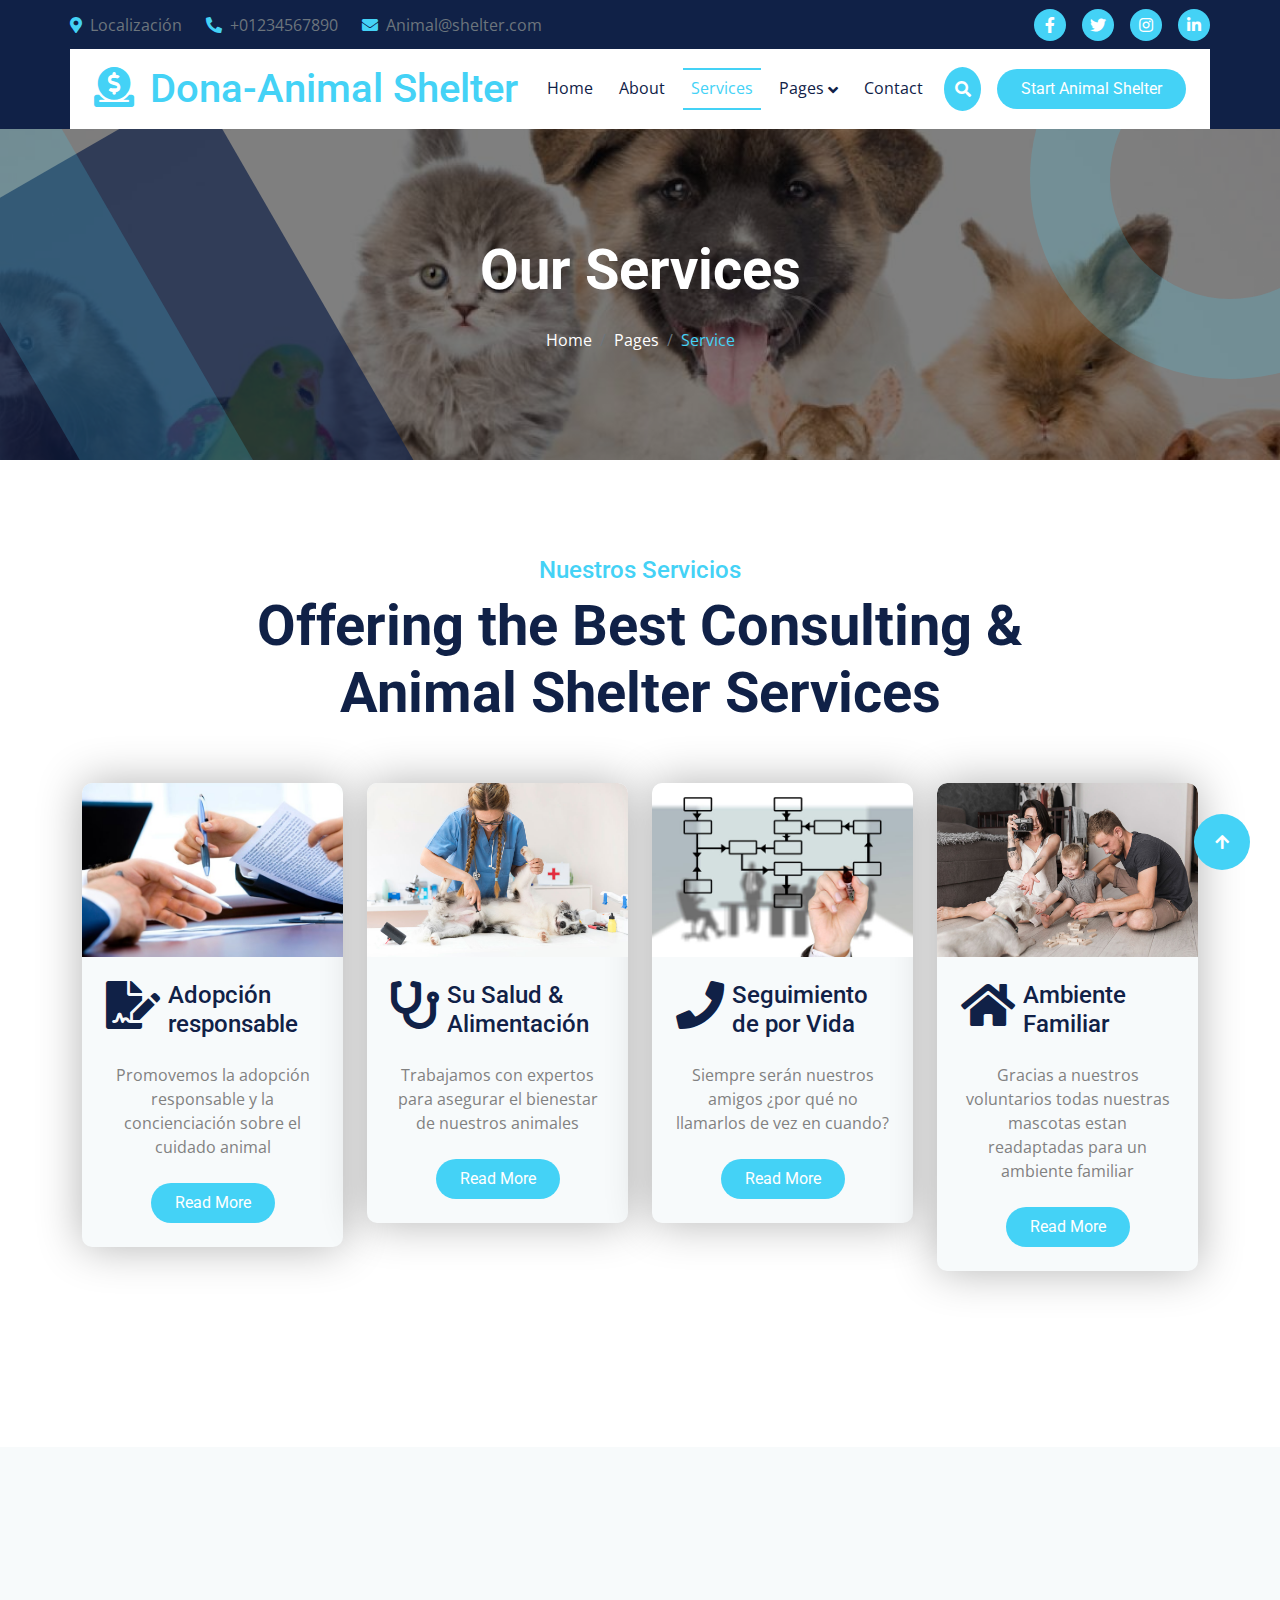
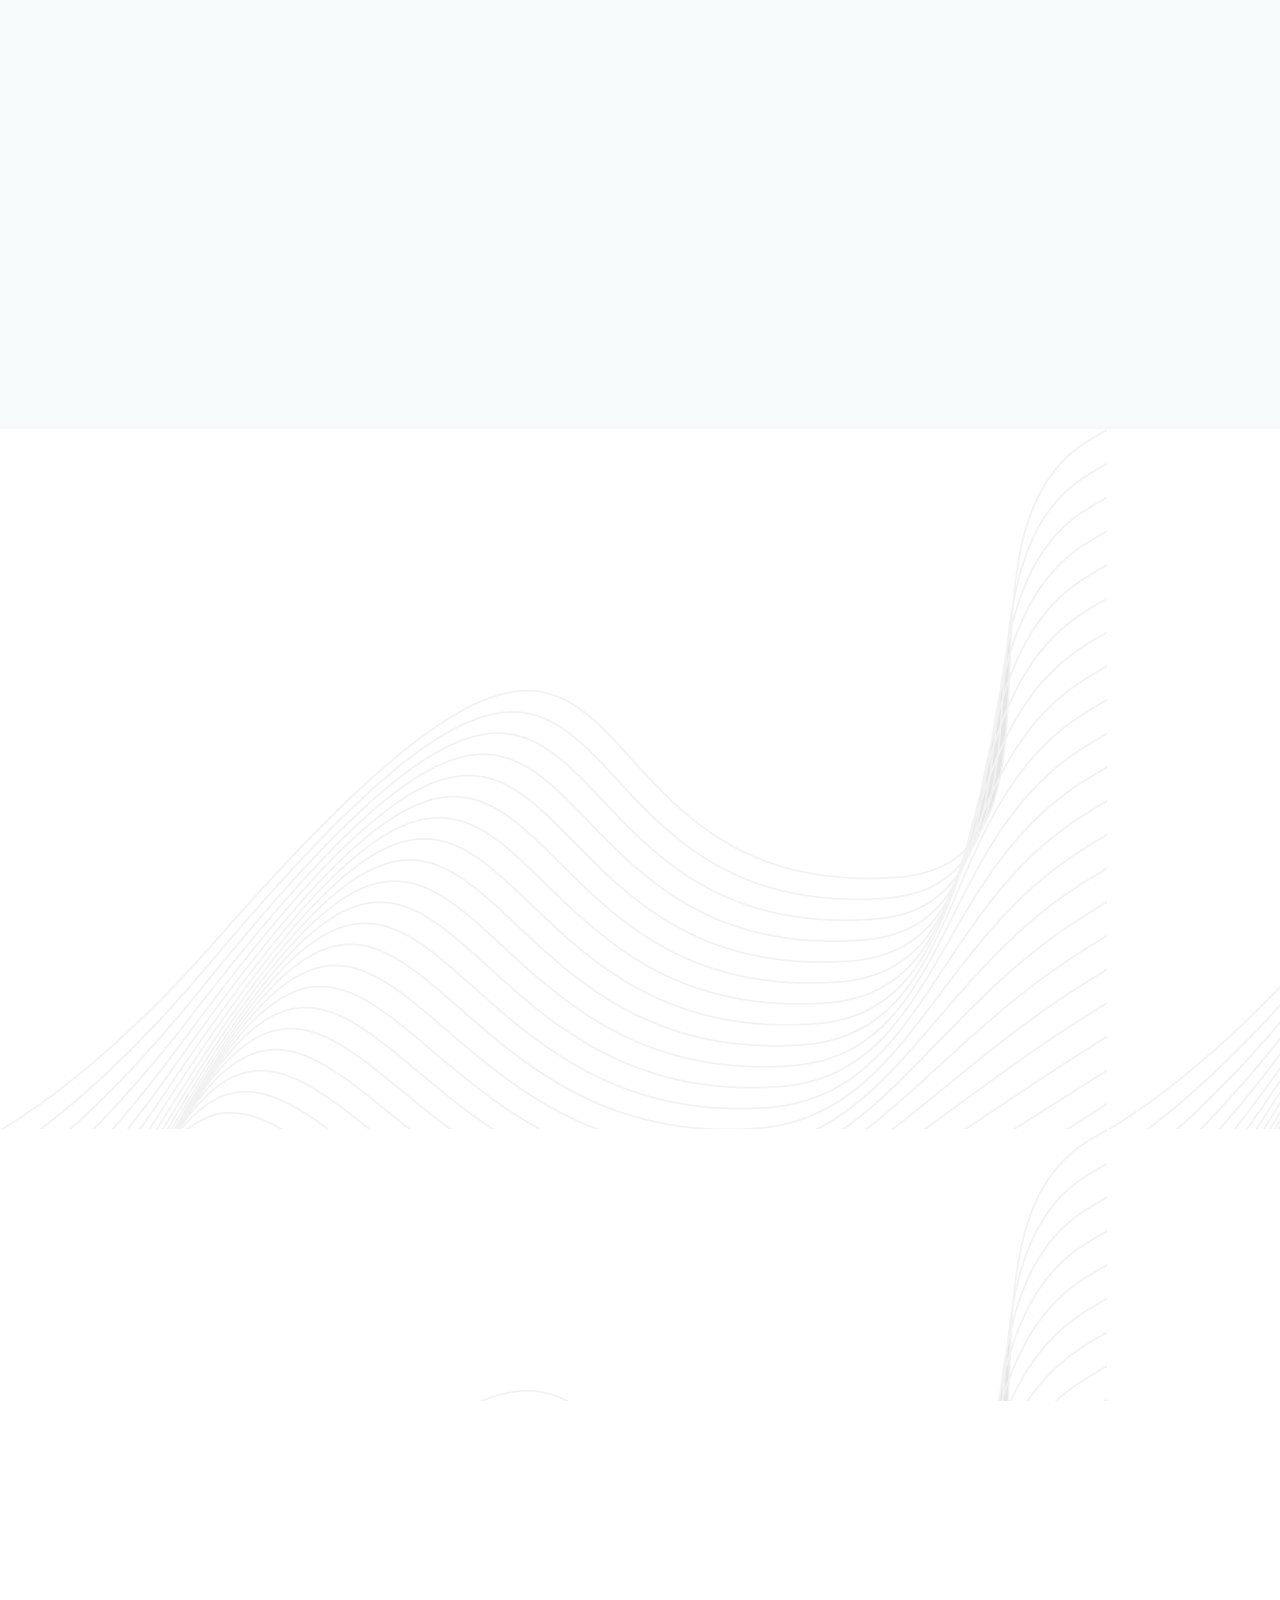
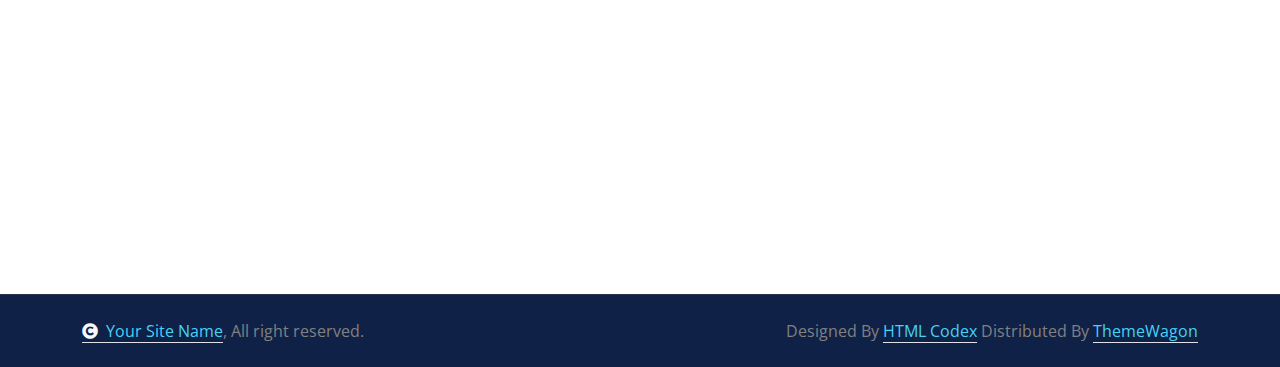
<file: service.html>
<!DOCTYPE html>
<html lang="en">

    <head>
        <meta charset="utf-8">
        <title>Animal Shelter - Investment Website Template</title>
        <meta content="width=device-width, initial-scale=1.0" name="viewport">
        <meta content="" name="keywords">
        <meta content="" name="description">

        <!-- Google Web Fonts -->
        <link rel="preconnect" href="https://fonts.googleapis.com">
        <link rel="preconnect" href="https://fonts.gstatic.com" crossorigin>
        <link href="https://fonts.googleapis.com/css2?family=Open+Sans:wght@400;500;600;700&family=Roboto:wght@400;500;700&display=swap" rel="stylesheet"> 

        <!-- Icon Font Stylesheet -->
        <link rel="stylesheet" href="https://use.fontawesome.com/releases/v5.15.4/css/all.css"/>
        <link href="https://cdn.jsdelivr.net/npm/bootstrap-icons@1.4.1/font/bootstrap-icons.css" rel="stylesheet">

        <!-- Libraries Stylesheet -->
        <link rel="stylesheet" href="https://cdnjs.cloudflare.com/ajax/libs/animate.css/4.1.1/animate.min.css"/>
        <link href="lib/animate/animate.min.css" rel="stylesheet">
        <link href="lib/owlcarousel/assets/owl.carousel.min.css" rel="stylesheet">
        <link href="lib/lightbox/css/lightbox.min.css" rel="stylesheet">


        <!-- Customized Bootstrap Stylesheet -->
        <link href="css/bootstrap.min.css" rel="stylesheet">

        <!-- Template Stylesheet -->
        <link href="css/style.css" rel="stylesheet">
    </head>

    <body>

        <!-- Spinner Start -->
        <div id="spinner" class="show bg-white position-fixed translate-middle w-100 vh-100 top-50 start-50 d-flex align-items-center justify-content-center">
            <div class="spinner-border text-primary" style="width: 3rem; height: 3rem;" role="status">
                <span class="sr-only">Loading...</span>
            </div>
        </div>
        <!-- Spinner End -->


        <!-- Topbar Start -->
        <div class="container-fluid topbar px-0 d-none d-lg-block">
            <div class="container px-0">
                <div class="row gx-0 align-items-center" style="height: 45px;">
                    <div class="col-lg-8 text-center text-lg-start mb-lg-0">
                        <div class="d-flex flex-wrap">
                            <a href="#" class="text-muted me-4"><i class="fas fa-map-marker-alt text-primary me-2"></i>Localización</a>
                            <a href="#" class="text-muted me-4"><i class="fas fa-phone-alt text-primary me-2"></i>+01234567890</a>
                            <a href="#" class="text-muted me-0"><i class="fas fa-envelope text-primary me-2"></i>Animal@shelter.com</a>
                        </div>
                    </div>
                    <div class="col-lg-4 text-center text-lg-end">
                        <div class="d-flex align-items-center justify-content-end">
                            <a href="#" class="btn btn-primary btn-square rounded-circle nav-fill me-3"><i class="fab fa-facebook-f text-white"></i></a>
                            <a href="#" class="btn btn-primary btn-square rounded-circle nav-fill me-3"><i class="fab fa-twitter text-white"></i></a>
                            <a href="#" class="btn btn-primary btn-square rounded-circle nav-fill me-3"><i class="fab fa-instagram text-white"></i></a>
                            <a href="#" class="btn btn-primary btn-square rounded-circle nav-fill me-0"><i class="fab fa-linkedin-in text-white"></i></a>
                        </div>
                    </div>
                </div>
            </div>
        </div>
        <!-- Topbar End -->


        <!-- Navbar & Hero Start -->
        <div class="container-fluid sticky-top px-0">
            <div class="position-absolute bg-dark" style="left: 0; top: 0; width: 100%; height: 100%;">
            </div>
            <div class="container px-0">
                <nav class="navbar navbar-expand-lg navbar-dark bg-white py-3 px-4">
                    <a href="index.html" class="navbar-brand p-0">
                        <h1 class="text-primary m-0"><i class="fas fa-donate me-3"></i>Dona-Animal Shelter</h1>
                        <!-- <img src="img/logo.png" alt="Logo"> -->
                    </a>
                    <button class="navbar-toggler" type="button" data-bs-toggle="collapse" data-bs-target="#navbarCollapse">
                        <span class="fa fa-bars"></span>
                    </button>
                    <div class="collapse navbar-collapse" id="navbarCollapse">
                        <div class="navbar-nav ms-auto py-0">
                            <a href="index.html" class="nav-item nav-link">Home</a>
                            <a href="about.html" class="nav-item nav-link">About</a>
                            <a href="service.html" class="nav-item nav-link active">Services</a>
                            <div class="nav-item dropdown">
                                <a href="#" class="nav-link dropdown-toggle" data-bs-toggle="dropdown">Pages</a>
                                <div class="dropdown-menu m-0">
                                    <a href="blog.html" class="dropdown-item">Our Best Friends</a>
                                    <a href="team.html" class="dropdown-item">Our Team</a>
                                    <a href="testimonial.html" class="dropdown-item">Testimonial</a>
                                    <a href="faqs.html" class="dropdown-item">FAQs</a>
                                    <a href="404.html" class="dropdown-item">404 Page</a>
                                </div>
                            </div>
                            <a href="contact.html" class="nav-item nav-link">Contact</a>
                        </div>
                        <div class="d-flex align-items-center flex-nowrap pt-xl-0">
                            <button class="btn btn-primary btn-md-square mx-2" data-bs-toggle="modal" data-bs-target="#searchModal"><i class="fas fa-search"></i></button>
                            <a href="#" class="btn btn-primary rounded-pill text-white py-2 px-4 ms-2 flex-wrap flex-sm-shrink-0">Start Animal Shelter</a>
                        </div>
                    </div>
                </nav>
            </div>
        </div>
        <!-- Navbar & Hero End -->

        <!-- Modal Search Start -->
        <div class="modal fade" id="searchModal" tabindex="-1" aria-labelledby="exampleModalLabel" aria-hidden="true">
            <div class="modal-dialog modal-fullscreen">
                <div class="modal-content rounded-0">
                    <div class="modal-header">
                        <h4 class="modal-title mb-0" id="exampleModalLabel">Search by keyword</h4>
                        <button type="button" class="btn-close" data-bs-dismiss="modal" aria-label="Close"></button>
                    </div>
                    <div class="modal-body d-flex align-items-center">
                        <div class="input-group w-75 mx-auto d-flex">
                            <input type="search" class="form-control p-3" placeholder="keywords" aria-describedby="search-icon-1">
                            <span id="search-icon-1" class="input-group-text p-3"><i class="fa fa-search"></i></span>
                        </div>
                    </div>
                </div>
            </div>
        </div>
        <!-- Modal Search End -->

        <!-- Header Start -->
        <div class="container-fluid bg-breadcrumb">
            <div class="bg-breadcrumb-single"></div>
            <div class="container text-center py-5" style="max-width: 900px;">
                <h4 class="text-white display-4 mb-4 wow fadeInDown" data-wow-delay="0.1s">Our Services</h4>
                <ol class="breadcrumb justify-content-center mb-0 wow fadeInDown" data-wow-delay="0.3s">
                    <li class="breadcrumb-item"><a href="index.html">Home</a></li>
                    <li class="breadcrumb-item"><a href="#">Pages</a></li>
                    <li class="breadcrumb-item active text-primary">Service</li>
                </ol>    
            </div>
        </div>
        <!-- Header End -->

       <!-- Services Start -->
       <div class="container-fluid service py-5">
        <div class="container py-5">
            <div class="text-center mx-auto pb-5 wow fadeInUp" data-wow-delay="0.1s" style="max-width: 800px;">
                <h4 class="text-primary">Nuestros Servicios</h4>
                <h1 class="display-4"> Offering the Best Consulting & Animal Shelter Services</h1>
            </div>
            <div class="row g-4 justify-content-center text-center">
                <div class="col-md-6 col-lg-4 col-xl-3 wow fadeInUp" data-wow-delay="0.1s">
                    <div class="service-item bg-light rounded">
                        <div class="service-img">
                            <img src="img/service-1.jpg" class="img-fluid w-100 rounded-top" alt="">
                        </div>
                        <div class="service-content text-center p-4">
                            <div class="service-content-inner">
                                <a href="#" class="h4 mb-4 d-inline-flex text-start"><i class="fas fa-file-signature fa-2x me-2"></i>Adopción responsable</a>
                                <p class="mb-4">Promovemos la adopción responsable y la concienciación sobre el cuidado animal
                                </p>
                                <a class="btn btn-light rounded-pill py-2 px-4" href="#">Read More</a>
                            </div>
                        </div>
                    </div>
                </div>
                <div class="col-md-6 col-lg-4 col-xl-3 wow fadeInUp" data-wow-delay="0.3s">
                    <div class="service-item bg-light rounded">
                        <div class="service-img">
                            <img src="img/pricing-3.jpg" class="img-fluid w-100 rounded-top" alt="">
                        </div>
                        <div class="service-content text-center p-4">
                            <div class="service-content-inner">
                                <a href="#" class="h4 mb-4 d-inline-flex text-start"><i class="fas fa-stethoscope fa-2x me-2"></i>Su Salud & Alimentación</a>
                                <p class="mb-4">Trabajamos con expertos para asegurar el bienestar de nuestros animales
                                </p>
                                <a class="btn btn-light rounded-pill py-2 px-4" href="#">Read More</a>
                            </div>
                        </div>
                    </div>
                </div>
                <div class="col-md-6 col-lg-4 col-xl-3 wow fadeInUp" data-wow-delay="0.5s">
                    <div class="service-item bg-light rounded">
                        <div class="service-img">
                            <img src="img/service-4.jpg" class="img-fluid w-100 rounded-top" alt="">
                        </div>
                        <div class="service-content text-center p-4">
                            <div class="service-content-inner">
                                <a href="#" class="h4 mb-4 d-inline-flex text-start"><i class="fas fa-phone fa-2x me-2"></i> Seguimiento de por Vida</a>
                                <p class="mb-4">Siempre serán nuestros amigos ¿por qué no llamarlos de vez en cuando?
                                </p>
                                <a class="btn btn-light rounded-pill py-2 px-4" href="#">Read More</a>
                            </div>
                        </div>
                    </div>
                </div>
                <div class="col-md-6 col-lg-4 col-xl-3 wow fadeInUp" data-wow-delay="0.7s">
                    <div class="service-item bg-light rounded">
                        <div class="service-img">
                            <img src="img/pricing-2.jpg" class="img-fluid w-100 rounded-top" alt="">
                        </div>
                        <div class="service-content text-center p-4">
                            <div class="service-content-inner">
                                <a href="#" class="h4 mb-4 d-inline-flex text-start"><i class="fas fa-home fa-2x me-2"></i> Ambiente Familiar</a>
                                <p class="mb-4">Gracias a nuestros voluntarios todas nuestras mascotas estan readaptadas para un ambiente familiar
                                </p>
                                <a class="btn btn-light rounded-pill py-2 px-4" href="#">Read More</a>
                            </div>
                        </div>
                    </div>
                </div>
                <div class="col-12">
                    <a class="btn btn-primary rounded-pill py-3 px-5 wow fadeInUp" data-wow-delay="0.1s" href="#">Services More</a>
                </div>
            </div>
        </div>
    </div>
    <!-- Services End -->


    <!-- Testimonial Start -->
    <div class="container-fluid testimonial bg-light py-5">
        <div class="container py-5">
            <div class="row g-4 align-items-center">
                <div class="col-xl-4 wow fadeInLeft" data-wow-delay="0.1s">
                    <div class="h-100 rounded">
                        <h4 class="text-primary">Our Feedbacks </h4>
                        <h1 class="display-4 mb-4">Padres Adoptivos Felices</h1>
                        <p class="mb-4">Nada mejor que telo cuenten ellos, como fue el porceso, el seguimiento, etc.</p>
                        <a class="btn btn-primary rounded-pill text-white py-3 px-5" href="#">Read All Reviews <i class="fas fa-arrow-right ms-2"></i></a>
                    </div>
                </div>
                <div class="col-xl-8">
                    <div class="testimonial-carousel owl-carousel wow fadeInUp" data-wow-delay="0.1s">
                        <div class="testimonial-item bg-white rounded p-4 wow fadeInUp" data-wow-delay="0.3s">
                            <div class="d-flex">
                                <div><i class="fas fa-quote-left fa-3x text-dark me-3"></i></div>
                                <p class="mt-4">“Adoptar a mi perro en este refugio ha sido una de las mejores decisiones de mi vida. El personal es increíblemente amable y se nota que aman a los animales. ¡Recomiendo este lugar a todos!”
                                </p>
                            </div>
                            <div class="d-flex justify-content-end">
                                <div class="my-auto text-end">
                                    <h5>Ana García</h5>
                                    <p class="mb-0">Ingeniera</p>
                                </div>
                                <div class="bg-white rounded-circle ms-3">
                                    <img src="img/testimonial-1.jpg" class="rounded-circle p-2" style="width: 80px; height: 80px; border: 1px solid; border-color: var(--bs-primary);" alt="">
                                </div>
                            </div>
                        </div>
                        <div class="testimonial-item bg-white rounded p-4 wow fadeInUp" data-wow-delay="0.5s">
                            <div class="d-flex">
                                <div><i class="fas fa-quote-left fa-3x text-dark me-3"></i></div>
                                <p class="mt-4">“El proceso de adopción fue muy sencillo y el equipo me ayudó en cada paso. Mi nuevo gato es un amor y no podría estar más feliz. ¡Gracias por todo!”
                                </p>
                            </div>
                            <div class="d-flex justify-content-end">
                                <div class="my-auto text-end">
                                    <h5>María Fernández</h5>
                                    <p class="mb-0">Profesora</p>
                                </div>
                                <div class="bg-white rounded-circle ms-3">
                                    <img src="img/testimonial-2.jpg" class="rounded-circle p-2" style="width: 80px; height: 80px; border: 1px solid; border-color: var(--bs-primary);" alt="">
                                </div>
                            </div>
                        </div>
                        <div class="testimonial-item bg-white rounded p-4 wow fadeInUp" data-wow-delay="0.7s">
                            <div class="d-flex">
                                <div><i class="fas fa-quote-left fa-3x text-dark me-3"></i></div>
                                <p class="mt-4">“Este refugio es excepcional. Los animales están bien cuidados y el personal es muy profesional. Adopté un conejo y la experiencia fue maravillosa. ¡Cinco estrellas!”
                                </p>
                            </div>
                            <div class="d-flex justify-content-end">
                                <div class="my-auto text-end">
                                    <h5>Carlos López</h5>
                                    <p class="mb-0">Desarrollador DevOps</p>
                                
                                </div>
                                <div class="bg-white rounded-circle ms-3">
                                    <img src="img/testimonial-3.jpg" class="rounded-circle p-2" style="width: 80px; height: 80px; border: 1px solid; border-color: var(--bs-primary);" alt="">
                                </div>
                            </div>
                        </div>
                    </div>
                </div>
            </div>
        </div>
    </div>
    <!-- Testimonial End -->

    <!-- FAQ Start -->
    <div class="container-fluid faq py-5">
        <div class="container py-5">
            <div class="row g-5 align-items-center">
                <div class="col-lg-6 wow fadeInLeft" data-wow-delay="0.1s">
                    <div class="pb-5">
                        <h4 class="text-primary">FAQs</h4>
                        <h1 class="display-4">Obtén Respuestas a Preguntas Comunes</h1>
                    </div>
                    <div class="accordion bg-light rounded p-4" id="accordionExample">
                        <div class="accordion-item border-0 mb-4">
                            <h2 class="accordion-header" id="headingOne">
                                <button class="accordion-button text-dark fs-5 fw-bold rounded-top" type="button" data-bs-toggle="collapse" data-bs-target="#collapseOne" aria-expanded="true" aria-controls="collapseOne">
                                    ¿Cuál es el proceso de adopción?
                                </button>
                            </h2>
                            <div id="collapseOne" class="accordion-collapse collapse show" aria-labelledby="headingOne" data-bs-parent="#accordionExample">
                                <div class="accordion-body my-2">
                                    <h5>Proceso de Adopción</h5>
                                    <p>El proceso de adopción comienza con una visita al refugio para conocer a los animales. Luego, se completa un formulario de adopción y se realiza una entrevista para asegurar que el animal se adapte bien a su nuevo hogar.</p>
                                </div>
                            </div>
                        </div>
                        <div class="accordion-item border-0 mb-4">
                            <h2 class="accordion-header" id="headingTwo">
                                <button class="accordion-button collapsed text-dark fs-5 fw-bold rounded-top" type="button" data-bs-toggle="collapse" data-bs-target="#collapseTwo" aria-expanded="false" aria-controls="collapseTwo">
                                    ¿Ofrecen seguimiento post-adopción?
                                </button>
                            </h2>
                            <div id="collapseTwo" class="accordion-collapse collapse" aria-labelledby="headingTwo" data-bs-parent="#accordionExample">
                                <div class="accordion-body my-2">
                                    <h5>Seguimiento Post-Adopción</h5>
                                    <p>Sí, ofrecemos seguimiento post-adopción para asegurarnos de que tanto el animal como la familia adoptiva se adapten bien. Esto incluye visitas de seguimiento y asesoramiento continuo.</p>
                                </div>
                            </div>
                        </div>
                        <div class="accordion-item border-0 mb-4">
                            <h2 class="accordion-header" id="headingThree">
                                <button class="accordion-button collapsed text-dark fs-5 fw-bold rounded-top" type="button" data-bs-toggle="collapse" data-bs-target="#collapseThree" aria-expanded="false" aria-controls="collapseThree">
                                    ¿Qué tipos de animales tienen disponibles para adopción?
                                </button>
                            </h2>
                            <div id="collapseThree" class="accordion-collapse collapse" aria-labelledby="headingThree" data-bs-parent="#accordionExample">
                                <div class="accordion-body my-2">
                                    <h5>Animales Disponibles</h5>
                                    <p>Tenemos una variedad de animales disponibles para adopción, incluyendo perros, gatos, conejos y otros animales pequeños. Todos nuestros animales están vacunados y esterilizados.</p>
                                </div>
                            </div>
                        </div>
                        <div class="accordion-item border-0 mb-0">
                            <h2 class="accordion-header" id="headingFour">
                                <button class="accordion-button collapsed text-dark fs-5 fw-bold rounded-top" type="button" data-bs-toggle="collapse" data-bs-target="#collapseFour" aria-expanded="false" aria-controls="collapseFour">
                                    ¿Cómo puedo ayudar al refugio?
                                </button>
                            </h2>
                            <div id="collapseFour" class="accordion-collapse collapse" aria-labelledby="headingFour" data-bs-parent="#accordionExample">
                                <div class="accordion-body my-2">
                                    <h5>Cómo Ayudar</h5>
                                    <p>Hay muchas maneras de ayudar al refugio, incluyendo donaciones, voluntariado y difusión de nuestra misión. Cada pequeña ayuda cuenta y es muy apreciada.</p>
                                </div>
                            </div>
                        </div>
                    </div>
                </div>
                <div class="col-lg-6 wow fadeInRight" data-wow-delay="0.3s">
                    <div class="faq-img RotateMoveRight rounded">
                        <img src="img/blog-2.jpg" class="img-fluid rounded w-100" alt="Image">
                        <a class="faq-btn btn btn-primary rounded-pill text-white py-3 px-5" href="#">Leer Más Preguntas y Respuestas <i class="fas fa-arrow-right ms-2"></i></a>
                    </div>
                </div>
            </div>
        </div>
    </div>
    <!-- FAQ End -->

        <!-- Footer Start -->
        <div class="container-fluid footer py-5 wow fadeIn" data-wow-delay="0.2s">
            <div class="container py-5">
                <div class="row g-5">
                    <div class="col-md-6 col-lg-6 col-xl-3">
                        <div class="footer-item d-flex flex-column">
                            <div class="footer-item">
                                <h4 class="text-white mb-4">Newsletter</h4>
                                <p class="mb-3">Dolor amet sit justo amet elitr clita ipsum elitr est.Lorem ipsum dolor sit amet, consectetur adipiscing elit consectetur adipiscing elit.</p>
                                <div class="position-relative mx-auto rounded-pill">
                                    <input class="form-control rounded-pill w-100 py-3 ps-4 pe-5" type="text" placeholder="Enter your email">
                                    <button type="button" class="btn btn-primary rounded-pill position-absolute top-0 end-0 py-2 mt-2 me-2">SignUp</button>
                                </div>
                            </div>
                        </div>
                    </div>
                    <div class="col-md-6 col-lg-6 col-xl-3">
                        <div class="footer-item d-flex flex-column">
                            <h4 class="text-white mb-4">Explore</h4>
                            <a href="#"><i class="fas fa-angle-right me-2"></i> Home</a>
                            <a href="#"><i class="fas fa-angle-right me-2"></i> Services</a>
                            <a href="#"><i class="fas fa-angle-right me-2"></i> About Us</a>
                            <a href="#"><i class="fas fa-angle-right me-2"></i> Latest Projects</a>
                            <a href="#"><i class="fas fa-angle-right me-2"></i> testimonial</a>
                            <a href="#"><i class="fas fa-angle-right me-2"></i> Our Team</a>
                            <a href="#"><i class="fas fa-angle-right me-2"></i> Contact Us</a>
                        </div>
                    </div>
                    <div class="col-md-6 col-lg-6 col-xl-3">
                        <div class="footer-item d-flex flex-column">
                            <h4 class="text-white mb-4">Contact Info</h4>
                            <a href=""><i class="fa fa-map-marker-alt me-2"></i> 123 Street, New York, USA</a>
                            <a href=""><i class="fas fa-envelope me-2"></i> info@example.com</a>
                            <a href=""><i class="fas fa-envelope me-2"></i> info@example.com</a>
                            <a href=""><i class="fas fa-phone me-2"></i> +012 345 67890</a>
                            <a href="" class="mb-3"><i class="fas fa-print me-2"></i> +012 345 67890</a>
                            <div class="d-flex align-items-center">
                                <a class="btn btn-light btn-md-square me-2" href=""><i class="fab fa-facebook-f"></i></a>
                                <a class="btn btn-light btn-md-square me-2" href=""><i class="fab fa-twitter"></i></a>
                                <a class="btn btn-light btn-md-square me-2" href=""><i class="fab fa-instagram"></i></a>
                                <a class="btn btn-light btn-md-square me-0" href=""><i class="fab fa-linkedin-in"></i></a>
                            </div>
                        </div>
                    </div>
                    <div class="col-md-6 col-lg-6 col-xl-3">
                        <div class="footer-item-post d-flex flex-column">
                            <h4 class="text-white mb-4">Popular Post</h4>
                            <div class="d-flex flex-column mb-3">
                                <p class="text-uppercase text-primary mb-2">Investment</p>
                                <a href="#" class="text-body">Revisiting Your Investment & Distribution Goals</a>
                            </div>
                            <div class="d-flex flex-column mb-3">
                                <p class="text-uppercase text-primary mb-2">Business</p>
                                <a href="#" class="text-body">Dimensional Fund Advisors Interview with Director</a>
                            </div>
                            <div class="footer-btn text-start">
                                <a href="#" class="btn btn-light rounded-pill px-4">View All Post <i class="fa fa-arrow-right ms-1"></i></a>
                            </div>
                        </div>
                    </div>
                </div>
            </div>
        </div>
        <!-- Footer End -->

        
        <!-- Copyright Start -->
        <div class="container-fluid copyright py-4">
            <div class="container">
                <div class="row g-4 align-items-center">
                    <div class="col-md-6 text-center text-md-start mb-md-0">
                        <span class="text-body"><a href="#" class="border-bottom text-primary"><i class="fas fa-copyright text-light me-2"></i>Your Site Name</a>, All right reserved.</span>
                    </div>
                    <div class="col-md-6 text-center text-md-end text-body">
                        <!--/*** This template is free as long as you keep the below author’s credit link/attribution link/backlink. ***/-->
                        <!--/*** If you'd like to use the template without the below author’s credit link/attribution link/backlink, ***/-->
                        <!--/*** you can purchase the Credit Removal License from "https://htmlcodex.com/credit-removal". ***/-->
                        Designed By <a class="border-bottom text-primary" href="https://htmlcodex.com">HTML Codex</a> Distributed By <a class="border-bottom text-primary" href="https://themewagon.com">ThemeWagon</a>
                    </div>
                </div>
            </div>
        </div>
        <!-- Copyright End -->


        <!-- Back to Top -->
        <a href="#" class="btn btn-primary btn-lg-square back-to-top"><i class="fa fa-arrow-up"></i></a>   

        
    <!-- JavaScript Libraries -->
    <script src="https://ajax.googleapis.com/ajax/libs/jquery/3.6.4/jquery.min.js"></script>
    <script src="https://cdn.jsdelivr.net/npm/bootstrap@5.0.0/dist/js/bootstrap.bundle.min.js"></script>
    <script src="lib/wow/wow.min.js"></script>
    <script src="lib/easing/easing.min.js"></script>
    <script src="lib/waypoints/waypoints.min.js"></script>
    <script src="lib/counterup/counterup.min.js"></script>
    <script src="lib/owlcarousel/owl.carousel.min.js"></script>
    <script src="lib/lightbox/js/lightbox.min.js"></script>
    

    <!-- Template Javascript -->
    <script src="js/main.js"></script>
    </body>

</html>
</file>
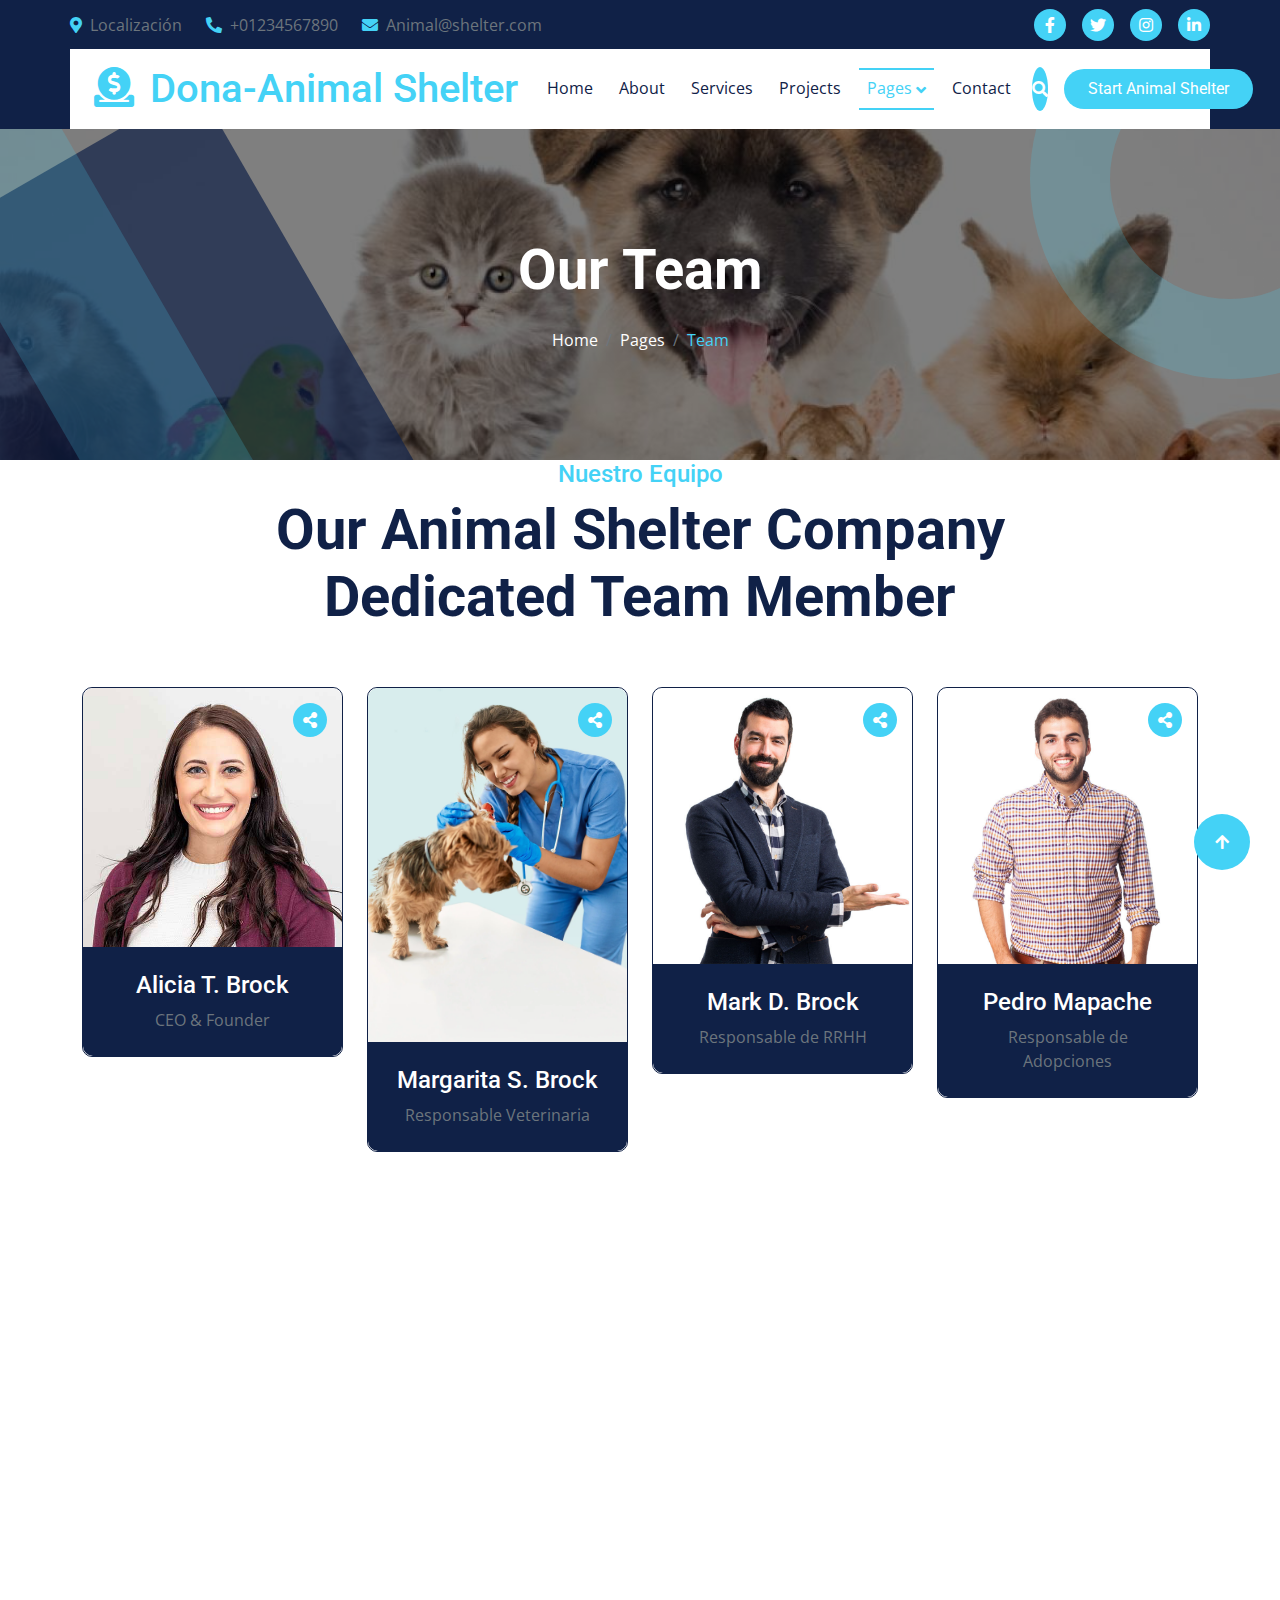
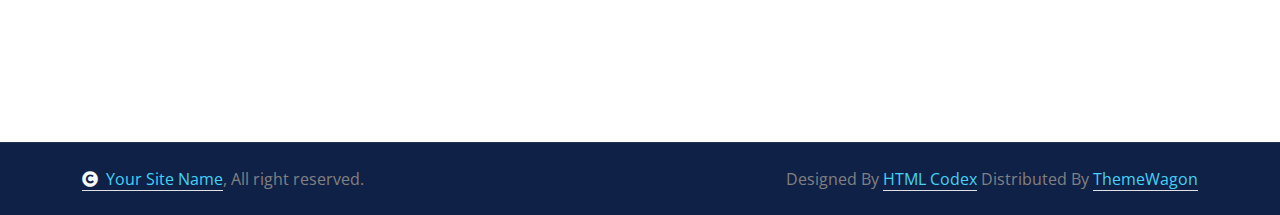
<file: team.html>
<!DOCTYPE html>
<html lang="en">

    <head>
        <meta charset="utf-8">
        <title>Animal Shelter - Investment Website Template</title>
        <meta content="width=device-width, initial-scale=1.0" name="viewport">
        <meta content="" name="keywords">
        <meta content="" name="description">

        <!-- Google Web Fonts -->
        <link rel="preconnect" href="https://fonts.googleapis.com">
        <link rel="preconnect" href="https://fonts.gstatic.com" crossorigin>
        <link href="https://fonts.googleapis.com/css2?family=Open+Sans:wght@400;500;600;700&family=Roboto:wght@400;500;700&display=swap" rel="stylesheet"> 

        <!-- Icon Font Stylesheet -->
        <link rel="stylesheet" href="https://use.fontawesome.com/releases/v5.15.4/css/all.css"/>
        <link href="https://cdn.jsdelivr.net/npm/bootstrap-icons@1.4.1/font/bootstrap-icons.css" rel="stylesheet">

        <!-- Libraries Stylesheet -->
        <link rel="stylesheet" href="https://cdnjs.cloudflare.com/ajax/libs/animate.css/4.1.1/animate.min.css"/>
        <link href="lib/animate/animate.min.css" rel="stylesheet">
        <link href="lib/owlcarousel/assets/owl.carousel.min.css" rel="stylesheet">
        <link href="lib/lightbox/css/lightbox.min.css" rel="stylesheet">


        <!-- Customized Bootstrap Stylesheet -->
        <link href="css/bootstrap.min.css" rel="stylesheet">

        <!-- Template Stylesheet -->
        <link href="css/style.css" rel="stylesheet">
    </head>

    <body>

        <!-- Spinner Start -->
        <div id="spinner" class="show bg-white position-fixed translate-middle w-100 vh-100 top-50 start-50 d-flex align-items-center justify-content-center">
            <div class="spinner-border text-primary" style="width: 3rem; height: 3rem;" role="status">
                <span class="sr-only">Loading...</span>
            </div>
        </div>
        <!-- Spinner End -->


        <!-- Topbar Start -->
        <div class="container-fluid topbar px-0 d-none d-lg-block">
            <div class="container px-0">
                <div class="row gx-0 align-items-center" style="height: 45px;">
                    <div class="col-lg-8 text-center text-lg-start mb-lg-0">
                        <div class="d-flex flex-wrap">
                            <a href="#" class="text-muted me-4"><i class="fas fa-map-marker-alt text-primary me-2"></i>Localización</a>
                            <a href="#" class="text-muted me-4"><i class="fas fa-phone-alt text-primary me-2"></i>+01234567890</a>
                            <a href="#" class="text-muted me-0"><i class="fas fa-envelope text-primary me-2"></i>Animal@shelter.com</a>
                        </div>
                    </div>
                    <div class="col-lg-4 text-center text-lg-end">
                        <div class="d-flex align-items-center justify-content-end">
                            <a href="#" class="btn btn-primary btn-square rounded-circle nav-fill me-3"><i class="fab fa-facebook-f text-white"></i></a>
                            <a href="#" class="btn btn-primary btn-square rounded-circle nav-fill me-3"><i class="fab fa-twitter text-white"></i></a>
                            <a href="#" class="btn btn-primary btn-square rounded-circle nav-fill me-3"><i class="fab fa-instagram text-white"></i></a>
                            <a href="#" class="btn btn-primary btn-square rounded-circle nav-fill me-0"><i class="fab fa-linkedin-in text-white"></i></a>
                        </div>
                    </div>
                </div>
            </div>
        </div>
        <!-- Topbar End -->


        <!-- Navbar & Hero Start -->
        <div class="container-fluid sticky-top px-0">
            <div class="position-absolute bg-dark" style="left: 0; top: 0; width: 100%; height: 100%;">
            </div>
            <div class="container px-0">
                <nav class="navbar navbar-expand-lg navbar-dark bg-white py-3 px-4">
                    <a href="index.html" class="navbar-brand p-0">
                        <h1 class="text-primary m-0"><i class="fas fa-donate me-3"></i>Dona-Animal Shelter</h1>
                        <!-- <img src="img/logo.png" alt="Logo"> -->
                    </a>
                    <button class="navbar-toggler" type="button" data-bs-toggle="collapse" data-bs-target="#navbarCollapse">
                        <span class="fa fa-bars"></span>
                    </button>
                    <div class="collapse navbar-collapse" id="navbarCollapse">
                        <div class="navbar-nav ms-auto py-0">
                            <a href="index.html" class="nav-item nav-link">Home</a>
                            <a href="about.html" class="nav-item nav-link">About</a>
                            <a href="service.html" class="nav-item nav-link">Services</a>
                            <a href="project.html" class="nav-item nav-link">Projects</a>
                            <div class="nav-item dropdown active">
                                <a href="#" class="nav-link dropdown-toggle active" data-bs-toggle="dropdown">Pages</a>
                                <div class="dropdown-menu m-0">
                                    <a href="blog.html" class="dropdown-item">Our Blog</a>
                                    <a href="team.html" class="dropdown-item active">Our Team</a>
                                    <a href="testimonial.html" class="dropdown-item">Testimonial</a>
                                    <a href="faqs.html" class="dropdown-item">FAQs</a>
                                    <a href="404.html" class="dropdown-item">404 Page</a>
                                </div>
                            </div>
                            <a href="contact.html" class="nav-item nav-link">Contact</a>
                        </div>
                        <div class="d-flex align-items-center flex-nowrap pt-xl-0">
                            <button class="btn btn-primary btn-md-square mx-2" data-bs-toggle="modal" data-bs-target="#searchModal"><i class="fas fa-search"></i></button>
                            <a href="#" class="btn btn-primary rounded-pill text-white py-2 px-4 ms-2 flex-wrap flex-sm-shrink-0">Start Animal Shelter</a>
                        </div>
                    </div>
                </nav>
            </div>
        </div>
        <!-- Navbar & Hero End -->

        <!-- Modal Search Start -->
        <div class="modal fade" id="searchModal" tabindex="-1" aria-labelledby="exampleModalLabel" aria-hidden="true">
            <div class="modal-dialog modal-fullscreen">
                <div class="modal-content rounded-0">
                    <div class="modal-header">
                        <h4 class="modal-title mb-0" id="exampleModalLabel">Search by keyword</h4>
                        <button type="button" class="btn-close" data-bs-dismiss="modal" aria-label="Close"></button>
                    </div>
                    <div class="modal-body d-flex align-items-center">
                        <div class="input-group w-75 mx-auto d-flex">
                            <input type="search" class="form-control p-3" placeholder="keywords" aria-describedby="search-icon-1">
                            <span id="search-icon-1" class="input-group-text p-3"><i class="fa fa-search"></i></span>
                        </div>
                    </div>
                </div>
            </div>
        </div>
        <!-- Modal Search End -->

        <!-- Header Start -->
        <div class="container-fluid bg-breadcrumb">
            <div class="bg-breadcrumb-single"></div>
            <div class="container text-center py-5" style="max-width: 900px;">
                <h4 class="text-white display-4 mb-4 wow fadeInDown" data-wow-delay="0.1s">Our Team</h4>
                <ol class="breadcrumb justify-content-center mb-0 wow fadeInDown" data-wow-delay="0.3s">
                    <li class="breadcrumb-item"><a href="index.html">Home</a></li>
                    <li class="breadcrumb-item"><a href="#">Pages</a></li>
                    <li class="breadcrumb-item active text-primary">Team</li>
                </ol>    
            </div>
        </div>
        <!-- Header End -->

        <!-- Team Start -->
        <div class="container-fluid team pb-5">
            <div class="container pb-5">
                <div class="text-center mx-auto pb-5 wow fadeInUp" data-wow-delay="0.1s" style="max-width: 800px;">
                    <h4 class="text-primary">Nuestro Equipo</h4>
                    <h1 class="display-4">Our Animal Shelter Company Dedicated Team Member</h1>
                </div>
                <div class="row g-4 justify-content-center">
                    <div class="col-sm-6 col-md-6 col-lg-4 col-xl-3 wow fadeInUp" data-wow-delay="0.1s">
                        <div class="team-item rounded">
                            <div class="team-img">
                                <img src="img/team-3.jpg" class="img-fluid w-100 rounded-top" alt="Image">
                                <div class="team-icon">
                                    <a class="btn btn-primary btn-sm-square text-white rounded-circle mb-3" href=""><i class="fas fa-share-alt"></i></a>
                                    <div class="team-icon-share">
                                        <a class="btn btn-primary btn-sm-square text-white rounded-circle mb-3" href=""><i class="fab fa-facebook-f"></i></a>
                                        <a class="btn btn-primary btn-sm-square text-white rounded-circle mb-3" href=""><i class="fab fa-twitter"></i></a>
                                        <a class="btn btn-primary btn-sm-square text-white rounded-circle mb-0" href=""><i class="fab fa-instagram"></i></a>
                                    </div>
                                </div>
                            </div>
                            <div class="team-content bg-dark text-center rounded-bottom p-4">
                                <div class="team-content-inner rounded-bottom">
                                    <h4 class="text-white">Alicia T. Brock</h4>
                                    <p class="text-muted mb-0">CEO & Founder</p>
                                </div>
                            </div>
                        </div>
                    </div>
                    <div class="col-sm-6 col-md-6 col-lg-4 col-xl-3 wow fadeInUp" data-wow-delay="0.3s">
                        <div class="team-item rounded">
                            <div class="team-img">
                                <img src="img/staff-1.jpg" class="img-fluid w-100 rounded-top" alt="Image">
                                <div class="team-icon">
                                    <a class="btn btn-primary btn-sm-square text-white rounded-circle mb-3" href=""><i class="fas fa-share-alt"></i></a>
                                    <div class="team-icon-share">
                                        <a class="btn btn-primary btn-sm-square text-white rounded-circle mb-3" href=""><i class="fab fa-facebook-f"></i></a>
                                        <a class="btn btn-primary btn-sm-square text-white rounded-circle mb-3" href=""><i class="fab fa-twitter"></i></a>
                                        <a class="btn btn-primary btn-sm-square text-white rounded-circle mb-0" href=""><i class="fab fa-instagram"></i></a>
                                    </div>
                                </div>
                            </div>
                            <div class="team-content bg-dark text-center rounded-bottom p-4">
                                <div class="team-content-inner rounded-bottom">
                                    <h4 class="text-white">Margarita S. Brock</h4>
                                    <p class="text-muted mb-0">Responsable Veterinaria</p>
                                </div>
                            </div>
                        </div>
                    </div>
                    <div class="col-sm-6 col-md-6 col-lg-4 col-xl-3 wow fadeInUp" data-wow-delay="0.5s">
                        <div class="team-item rounded">
                            <div class="team-img">
                                <img src="img/staff-7.jpg" class="img-fluid w-100 rounded-top" alt="Image">
                                <div class="team-icon">
                                    <a class="btn btn-primary btn-sm-square text-white rounded-circle mb-3" href=""><i class="fas fa-share-alt"></i></a>
                                    <div class="team-icon-share">
                                        <a class="btn btn-primary btn-sm-square text-white rounded-circle mb-3" href=""><i class="fab fa-facebook-f"></i></a>
                                        <a class="btn btn-primary btn-sm-square text-white rounded-circle mb-3" href=""><i class="fab fa-twitter"></i></a>
                                        <a class="btn btn-primary btn-sm-square text-white rounded-circle mb-0" href=""><i class="fab fa-instagram"></i></a>
                                    </div>
                                </div>
                            </div>
                            <div class="team-content bg-dark text-center rounded-bottom p-4">
                                <div class="team-content-inner rounded-bottom">
                                    <h4 class="text-white">Mark D. Brock</h4>
                                    <p class="text-muted mb-0">Responsable de RRHH</p>
                                </div>
                            </div>
                        </div>
                    </div>
                    <div class="col-sm-6 col-md-6 col-lg-4 col-xl-3 wow fadeInUp" data-wow-delay="0.7s">
                        <div class="team-item rounded">
                            <div class="team-img">
                                <img src="img/staff-5.jpg" class="img-fluid w-100 rounded-top" alt="Image">
                                <div class="team-icon">
                                    <a class="btn btn-primary btn-sm-square text-white rounded-circle mb-3" href=""><i class="fas fa-share-alt"></i></a>
                                    <div class="team-icon-share">
                                        <a class="btn btn-primary btn-sm-square text-white rounded-circle mb-3" href=""><i class="fab fa-facebook-f"></i></a>
                                        <a class="btn btn-primary btn-sm-square text-white rounded-circle mb-3" href=""><i class="fab fa-twitter"></i></a>
                                        <a class="btn btn-primary btn-sm-square text-white rounded-circle mb-0" href=""><i class="fab fa-instagram"></i></a>
                                    </div>
                                </div>
                            </div>
                            <div class="team-content bg-dark text-center rounded-bottom p-4">
                                <div class="team-content-inner rounded-bottom">
                                    <h4 class="text-white">Pedro Mapache</h4>
                                    <p class="text-muted mb-0">Responsable de Adopciones</p>
                                </div>
                            </div>
                        </div>
                    </div>
                </div>
            </div>
        </div>
        <!-- Team End -- -->

        <!-- Footer Start -->
        <div class="container-fluid footer py-5 wow fadeIn" data-wow-delay="0.2s">
            <div class="container py-5">
                <div class="row g-5">
                    <div class="col-md-6 col-lg-6 col-xl-3">
                        <div class="footer-item d-flex flex-column">
                            <div class="footer-item">
                                <h4 class="text-white mb-4">Newsletter</h4>
                                <p class="mb-3">Dolor amet sit justo amet elitr clita ipsum elitr est.Lorem ipsum dolor sit amet, consectetur adipiscing elit consectetur adipiscing elit.</p>
                                <div class="position-relative mx-auto rounded-pill">
                                    <input class="form-control rounded-pill w-100 py-3 ps-4 pe-5" type="text" placeholder="Enter your email">
                                    <button type="button" class="btn btn-primary rounded-pill position-absolute top-0 end-0 py-2 mt-2 me-2">SignUp</button>
                                </div>
                            </div>
                        </div>
                    </div>
                    <div class="col-md-6 col-lg-6 col-xl-3">
                        <div class="footer-item d-flex flex-column">
                            <h4 class="text-white mb-4">Explore</h4>
                            <a href="#"><i class="fas fa-angle-right me-2"></i> Home</a>
                            <a href="#"><i class="fas fa-angle-right me-2"></i> Services</a>
                            <a href="#"><i class="fas fa-angle-right me-2"></i> About Us</a>
                            <a href="#"><i class="fas fa-angle-right me-2"></i> Latest Projects</a>
                            <a href="#"><i class="fas fa-angle-right me-2"></i> testimonial</a>
                            <a href="#"><i class="fas fa-angle-right me-2"></i> Our Team</a>
                            <a href="#"><i class="fas fa-angle-right me-2"></i> Contact Us</a>
                        </div>
                    </div>
                    <div class="col-md-6 col-lg-6 col-xl-3">
                        <div class="footer-item d-flex flex-column">
                            <h4 class="text-white mb-4">Contact Info</h4>
                            <a href=""><i class="fa fa-map-marker-alt me-2"></i> 123 Street, New York, USA</a>
                            <a href=""><i class="fas fa-envelope me-2"></i> info@example.com</a>
                            <a href=""><i class="fas fa-envelope me-2"></i> info@example.com</a>
                            <a href=""><i class="fas fa-phone me-2"></i> +012 345 67890</a>
                            <a href="" class="mb-3"><i class="fas fa-print me-2"></i> +012 345 67890</a>
                            <div class="d-flex align-items-center">
                                <a class="btn btn-light btn-md-square me-2" href=""><i class="fab fa-facebook-f"></i></a>
                                <a class="btn btn-light btn-md-square me-2" href=""><i class="fab fa-twitter"></i></a>
                                <a class="btn btn-light btn-md-square me-2" href=""><i class="fab fa-instagram"></i></a>
                                <a class="btn btn-light btn-md-square me-0" href=""><i class="fab fa-linkedin-in"></i></a>
                            </div>
                        </div>
                    </div>
                    <div class="col-md-6 col-lg-6 col-xl-3">
                        <div class="footer-item-post d-flex flex-column">
                            <h4 class="text-white mb-4">Popular Post</h4>
                            <div class="d-flex flex-column mb-3">
                                <p class="text-uppercase text-primary mb-2">Investment</p>
                                <a href="#" class="text-body">Revisiting Your Investment & Distribution Goals</a>
                            </div>
                            <div class="d-flex flex-column mb-3">
                                <p class="text-uppercase text-primary mb-2">Business</p>
                                <a href="#" class="text-body">Dimensional Fund Advisors Interview with Director</a>
                            </div>
                            <div class="footer-btn text-start">
                                <a href="#" class="btn btn-light rounded-pill px-4">View All Post <i class="fa fa-arrow-right ms-1"></i></a>
                            </div>
                        </div>
                    </div>
                </div>
            </div>
        </div>
        <!-- Footer End -->

        
        <!-- Copyright Start -->
        <div class="container-fluid copyright py-4">
            <div class="container">
                <div class="row g-4 align-items-center">
                    <div class="col-md-6 text-center text-md-start mb-md-0">
                        <span class="text-body"><a href="#" class="border-bottom text-primary"><i class="fas fa-copyright text-light me-2"></i>Your Site Name</a>, All right reserved.</span>
                    </div>
                    <div class="col-md-6 text-center text-md-end text-body">
                        <!--/*** This template is free as long as you keep the below author’s credit link/attribution link/backlink. ***/-->
                        <!--/*** If you'd like to use the template without the below author’s credit link/attribution link/backlink, ***/-->
                        <!--/*** you can purchase the Credit Removal License from "https://htmlcodex.com/credit-removal". ***/-->
                        Designed By <a class="border-bottom text-primary" href="https://htmlcodex.com">HTML Codex</a> Distributed By <a class="border-bottom text-primary" href="https://themewagon.com">ThemeWagon</a>
                    </div>
                </div>
            </div>
        </div>
        <!-- Copyright End -->


        <!-- Back to Top -->
        <a href="#" class="btn btn-primary btn-lg-square back-to-top"><i class="fa fa-arrow-up"></i></a>   

        
    <!-- JavaScript Libraries -->
    <script src="https://ajax.googleapis.com/ajax/libs/jquery/3.6.4/jquery.min.js"></script>
    <script src="https://cdn.jsdelivr.net/npm/bootstrap@5.0.0/dist/js/bootstrap.bundle.min.js"></script>
    <script src="lib/wow/wow.min.js"></script>
    <script src="lib/easing/easing.min.js"></script>
    <script src="lib/waypoints/waypoints.min.js"></script>
    <script src="lib/counterup/counterup.min.js"></script>
    <script src="lib/owlcarousel/owl.carousel.min.js"></script>
    <script src="lib/lightbox/js/lightbox.min.js"></script>
    

    <!-- Template Javascript -->
    <script src="js/main.js"></script>
    </body>

</html>
</file>
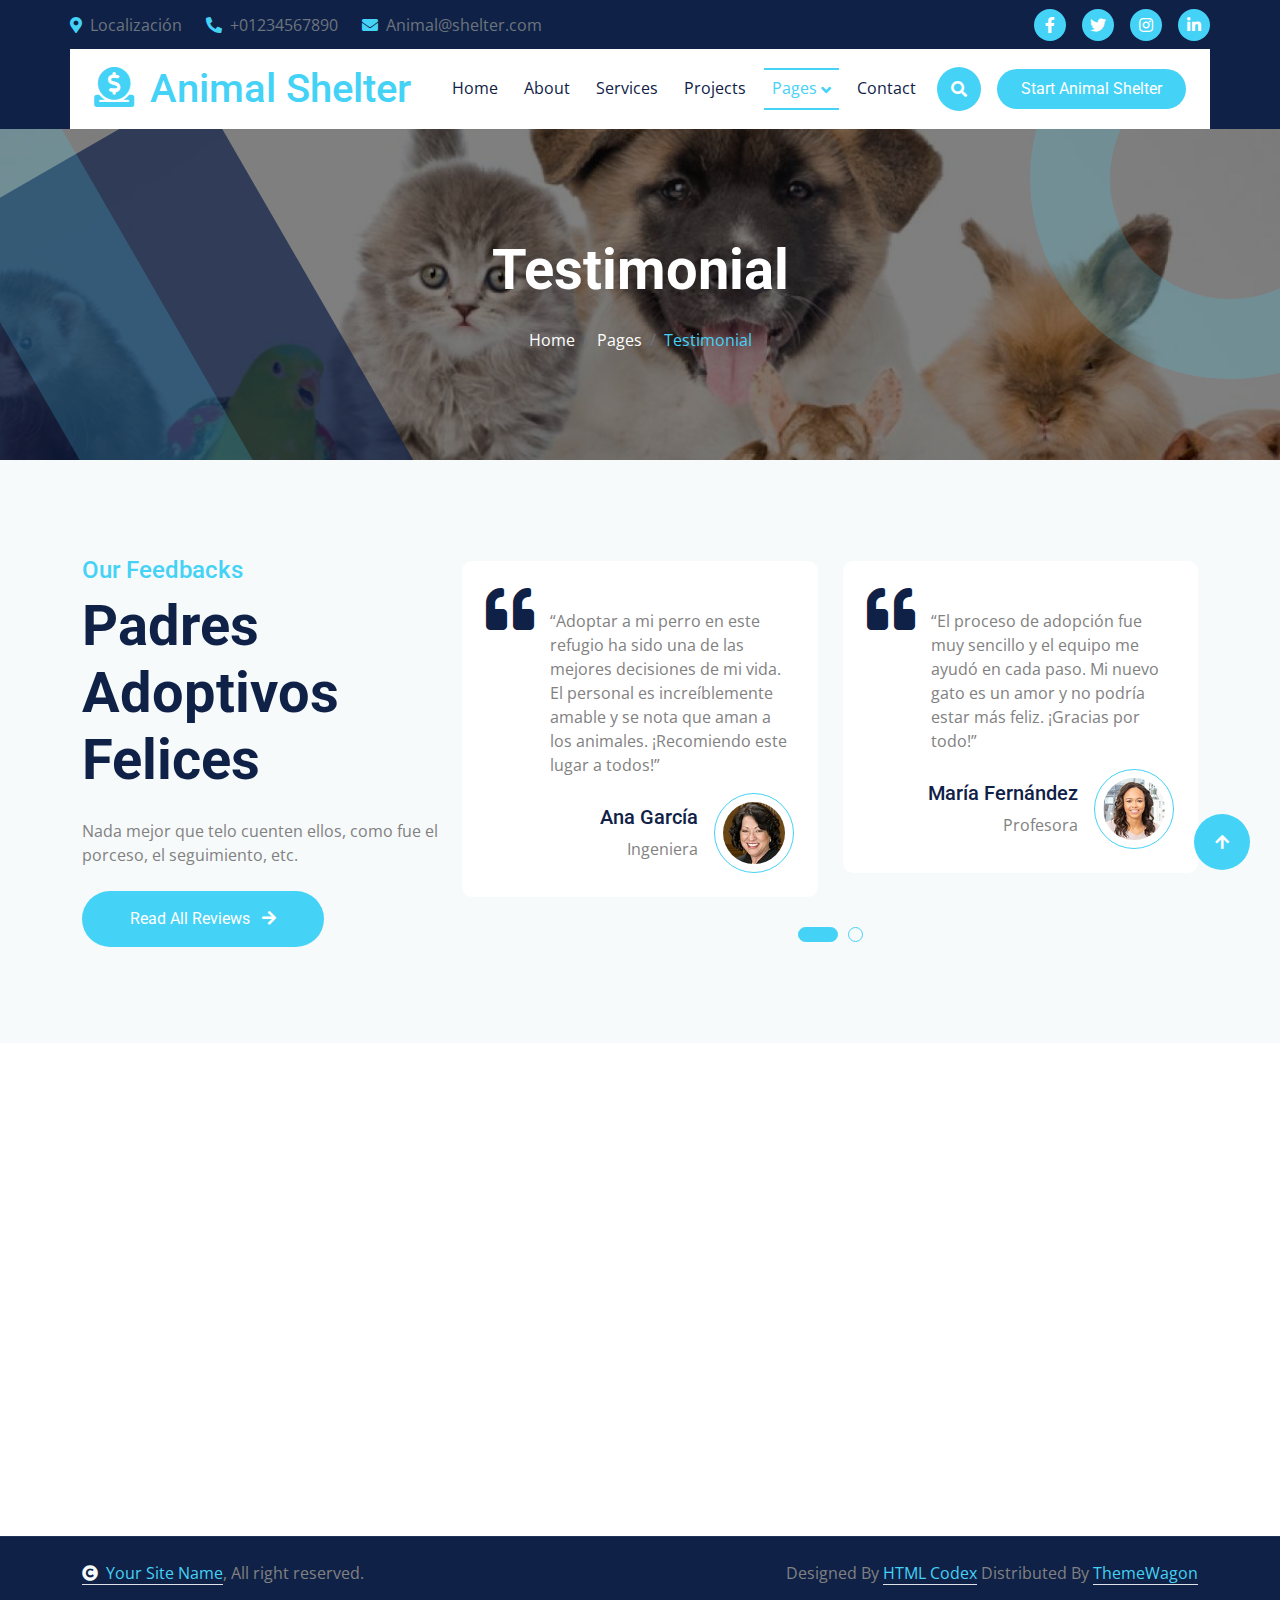
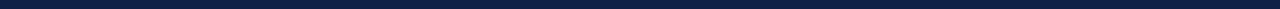
<file: testimonial.html>
<!DOCTYPE html>
<html lang="en">

    <head>
        <meta charset="utf-8">
        <title>Animal Shelter - Investment Website Template</title>
        <meta content="width=device-width, initial-scale=1.0" name="viewport">
        <meta content="" name="keywords">
        <meta content="" name="description">

        <!-- Google Web Fonts -->
        <link rel="preconnect" href="https://fonts.googleapis.com">
        <link rel="preconnect" href="https://fonts.gstatic.com" crossorigin>
        <link href="https://fonts.googleapis.com/css2?family=Open+Sans:wght@400;500;600;700&family=Roboto:wght@400;500;700&display=swap" rel="stylesheet"> 

        <!-- Icon Font Stylesheet -->
        <link rel="stylesheet" href="https://use.fontawesome.com/releases/v5.15.4/css/all.css"/>
        <link href="https://cdn.jsdelivr.net/npm/bootstrap-icons@1.4.1/font/bootstrap-icons.css" rel="stylesheet">

        <!-- Libraries Stylesheet -->
        <link rel="stylesheet" href="https://cdnjs.cloudflare.com/ajax/libs/animate.css/4.1.1/animate.min.css"/>
        <link href="lib/animate/animate.min.css" rel="stylesheet">
        <link href="lib/owlcarousel/assets/owl.carousel.min.css" rel="stylesheet">
        <link href="lib/lightbox/css/lightbox.min.css" rel="stylesheet">


        <!-- Customized Bootstrap Stylesheet -->
        <link href="css/bootstrap.min.css" rel="stylesheet">

        <!-- Template Stylesheet -->
        <link href="css/style.css" rel="stylesheet">
    </head>

    <body>

        <!-- Spinner Start -->
        <div id="spinner" class="show bg-white position-fixed translate-middle w-100 vh-100 top-50 start-50 d-flex align-items-center justify-content-center">
            <div class="spinner-border text-primary" style="width: 3rem; height: 3rem;" role="status">
                <span class="sr-only">Loading...</span>
            </div>
        </div>
        <!-- Spinner End -->


        <!-- Topbar Start -->
        <div class="container-fluid topbar px-0 d-none d-lg-block">
            <div class="container px-0">
                <div class="row gx-0 align-items-center" style="height: 45px;">
                    <div class="col-lg-8 text-center text-lg-start mb-lg-0">
                        <div class="d-flex flex-wrap">
                            <a href="#" class="text-muted me-4"><i class="fas fa-map-marker-alt text-primary me-2"></i>Localización</a>
                            <a href="#" class="text-muted me-4"><i class="fas fa-phone-alt text-primary me-2"></i>+01234567890</a>
                            <a href="#" class="text-muted me-0"><i class="fas fa-envelope text-primary me-2"></i>Animal@shelter.com</a>
                        </div>
                    </div>
                    <div class="col-lg-4 text-center text-lg-end">
                        <div class="d-flex align-items-center justify-content-end">
                            <a href="#" class="btn btn-primary btn-square rounded-circle nav-fill me-3"><i class="fab fa-facebook-f text-white"></i></a>
                            <a href="#" class="btn btn-primary btn-square rounded-circle nav-fill me-3"><i class="fab fa-twitter text-white"></i></a>
                            <a href="#" class="btn btn-primary btn-square rounded-circle nav-fill me-3"><i class="fab fa-instagram text-white"></i></a>
                            <a href="#" class="btn btn-primary btn-square rounded-circle nav-fill me-0"><i class="fab fa-linkedin-in text-white"></i></a>
                        </div>
                    </div>
                </div>
            </div>
        </div>
        <!-- Topbar End -->


        <!-- Navbar & Hero Start -->
        <div class="container-fluid sticky-top px-0">
            <div class="position-absolute bg-dark" style="left: 0; top: 0; width: 100%; height: 100%;">
            </div>
            <div class="container px-0">
                <nav class="navbar navbar-expand-lg navbar-dark bg-white py-3 px-4">
                    <a href="index.html" class="navbar-brand p-0">
                        <h1 class="text-primary m-0"><i class="fas fa-donate me-3"></i>Animal Shelter</h1>
                        <!-- <img src="img/logo.png" alt="Logo"> -->
                    </a>
                    <button class="navbar-toggler" type="button" data-bs-toggle="collapse" data-bs-target="#navbarCollapse">
                        <span class="fa fa-bars"></span>
                    </button>
                    <div class="collapse navbar-collapse" id="navbarCollapse">
                        <div class="navbar-nav ms-auto py-0">
                            <a href="index.html" class="nav-item nav-link">Home</a>
                            <a href="about.html" class="nav-item nav-link">About</a>
                            <a href="service.html" class="nav-item nav-link">Services</a>
                            <a href="project.html" class="nav-item nav-link">Projects</a>
                            <div class="nav-item dropdown active">
                                <a href="#" class="nav-link dropdown-toggle active" data-bs-toggle="dropdown">Pages</a>
                                <div class="dropdown-menu m-0">
                                    <a href="blog.html" class="dropdown-item">Our Blog</a>
                                    <a href="team.html" class="dropdown-item">Our Team</a>
                                    <a href="testimonial.html" class="dropdown-item active">Testimonial</a>
                                    <a href="faqs.html" class="dropdown-item">FAQs</a>
                                    <a href="404.html" class="dropdown-item">404 Page</a>
                                </div>
                            </div>
                            <a href="contact.html" class="nav-item nav-link">Contact</a>
                        </div>
                        <div class="d-flex align-items-center flex-nowrap pt-xl-0">
                            <button class="btn btn-primary btn-md-square mx-2" data-bs-toggle="modal" data-bs-target="#searchModal"><i class="fas fa-search"></i></button>
                            <a href="#" class="btn btn-primary rounded-pill text-white py-2 px-4 ms-2 flex-wrap flex-sm-shrink-0">Start Animal Shelter</a>
                        </div>
                    </div>
                </nav>
            </div>
        </div>
        <!-- Navbar & Hero End -->

        <!-- Modal Search Start -->
        <div class="modal fade" id="searchModal" tabindex="-1" aria-labelledby="exampleModalLabel" aria-hidden="true">
            <div class="modal-dialog modal-fullscreen">
                <div class="modal-content rounded-0">
                    <div class="modal-header">
                        <h4 class="modal-title mb-0" id="exampleModalLabel">Search by keyword</h4>
                        <button type="button" class="btn-close" data-bs-dismiss="modal" aria-label="Close"></button>
                    </div>
                    <div class="modal-body d-flex align-items-center">
                        <div class="input-group w-75 mx-auto d-flex">
                            <input type="search" class="form-control p-3" placeholder="keywords" aria-describedby="search-icon-1">
                            <span id="search-icon-1" class="input-group-text p-3"><i class="fa fa-search"></i></span>
                        </div>
                    </div>
                </div>
            </div>
        </div>
        <!-- Modal Search End -->

        <!-- Header Start -->
        <div class="container-fluid bg-breadcrumb">
            <div class="bg-breadcrumb-single"></div>
            <div class="container text-center py-5" style="max-width: 900px;">
                <h4 class="text-white display-4 mb-4 wow fadeInDown" data-wow-delay="0.1s">Testimonial</h4>
                <ol class="breadcrumb justify-content-center mb-0 wow fadeInDown" data-wow-delay="0.3s">
                    <li class="breadcrumb-item"><a href="index.html">Home</a></li>
                    <li class="breadcrumb-item"><a href="#">Pages</a></li>
                    <li class="breadcrumb-item active text-primary">Testimonial</li>
                </ol>    
            </div>
        </div>
        <!-- Header End -->

         <!-- Testimonial Start -->
         <div class="container-fluid testimonial bg-light py-5">
            <div class="container py-5">
                <div class="row g-4 align-items-center">
                    <div class="col-xl-4 wow fadeInLeft" data-wow-delay="0.1s">
                        <div class="h-100 rounded">
                            <h4 class="text-primary">Our Feedbacks </h4>
                            <h1 class="display-4 mb-4">Padres Adoptivos Felices</h1>
                            <p class="mb-4">Nada mejor que telo cuenten ellos, como fue el porceso, el seguimiento, etc.</p>
                            <a class="btn btn-primary rounded-pill text-white py-3 px-5" href="#">Read All Reviews <i class="fas fa-arrow-right ms-2"></i></a>
                        </div>
                    </div>
                    <div class="col-xl-8">
                        <div class="testimonial-carousel owl-carousel wow fadeInUp" data-wow-delay="0.1s">
                            <div class="testimonial-item bg-white rounded p-4 wow fadeInUp" data-wow-delay="0.3s">
                                <div class="d-flex">
                                    <div><i class="fas fa-quote-left fa-3x text-dark me-3"></i></div>
                                    <p class="mt-4">“Adoptar a mi perro en este refugio ha sido una de las mejores decisiones de mi vida. El personal es increíblemente amable y se nota que aman a los animales. ¡Recomiendo este lugar a todos!”
                                    </p>
                                </div>
                                <div class="d-flex justify-content-end">
                                    <div class="my-auto text-end">
                                        <h5>Ana García</h5>
                                        <p class="mb-0">Ingeniera</p>
                                    </div>
                                    <div class="bg-white rounded-circle ms-3">
                                        <img src="img/testimonial-1.jpg" class="rounded-circle p-2" style="width: 80px; height: 80px; border: 1px solid; border-color: var(--bs-primary);" alt="">
                                    </div>
                                </div>
                            </div>
                            <div class="testimonial-item bg-white rounded p-4 wow fadeInUp" data-wow-delay="0.5s">
                                <div class="d-flex">
                                    <div><i class="fas fa-quote-left fa-3x text-dark me-3"></i></div>
                                    <p class="mt-4">“El proceso de adopción fue muy sencillo y el equipo me ayudó en cada paso. Mi nuevo gato es un amor y no podría estar más feliz. ¡Gracias por todo!”
                                    </p>
                                </div>
                                <div class="d-flex justify-content-end">
                                    <div class="my-auto text-end">
                                        <h5>María Fernández</h5>
                                        <p class="mb-0">Profesora</p>
                                    </div>
                                    <div class="bg-white rounded-circle ms-3">
                                        <img src="img/testimonial-2.jpg" class="rounded-circle p-2" style="width: 80px; height: 80px; border: 1px solid; border-color: var(--bs-primary);" alt="">
                                    </div>
                                </div>
                            </div>
                            <div class="testimonial-item bg-white rounded p-4 wow fadeInUp" data-wow-delay="0.7s">
                                <div class="d-flex">
                                    <div><i class="fas fa-quote-left fa-3x text-dark me-3"></i></div>
                                    <p class="mt-4">“Este refugio es excepcional. Los animales están bien cuidados y el personal es muy profesional. Adopté un conejo y la experiencia fue maravillosa. ¡Cinco estrellas!”
                                    </p>
                                </div>
                                <div class="d-flex justify-content-end">
                                    <div class="my-auto text-end">
                                        <h5>Carlos López</h5>
                                        <p class="mb-0">Desarrollador DevOps</p>
                                    
                                    </div>
                                    <div class="bg-white rounded-circle ms-3">
                                        <img src="img/testimonial-3.jpg" class="rounded-circle p-2" style="width: 80px; height: 80px; border: 1px solid; border-color: var(--bs-primary);" alt="">
                                    </div>
                                </div>
                            </div>
                        </div>
                    </div>
                </div>
            </div>
        </div>
        <!-- Testimonial End -->

        <!-- Footer Start -->
        <div class="container-fluid footer py-5 wow fadeIn" data-wow-delay="0.2s">
            <div class="container py-5">
                <div class="row g-5">
                    <div class="col-md-6 col-lg-6 col-xl-3">
                        <div class="footer-item d-flex flex-column">
                            <div class="footer-item">
                                <h4 class="text-white mb-4">Newsletter</h4>
                                <p class="mb-3">Dolor amet sit justo amet elitr clita ipsum elitr est.Lorem ipsum dolor sit amet, consectetur adipiscing elit consectetur adipiscing elit.</p>
                                <div class="position-relative mx-auto rounded-pill">
                                    <input class="form-control rounded-pill w-100 py-3 ps-4 pe-5" type="text" placeholder="Enter your email">
                                    <button type="button" class="btn btn-primary rounded-pill position-absolute top-0 end-0 py-2 mt-2 me-2">SignUp</button>
                                </div>
                            </div>
                        </div>
                    </div>
                    <div class="col-md-6 col-lg-6 col-xl-3">
                        <div class="footer-item d-flex flex-column">
                            <h4 class="text-white mb-4">Explore</h4>
                            <a href="#"><i class="fas fa-angle-right me-2"></i> Home</a>
                            <a href="#"><i class="fas fa-angle-right me-2"></i> Services</a>
                            <a href="#"><i class="fas fa-angle-right me-2"></i> About Us</a>
                            <a href="#"><i class="fas fa-angle-right me-2"></i> Latest Projects</a>
                            <a href="#"><i class="fas fa-angle-right me-2"></i> testimonial</a>
                            <a href="#"><i class="fas fa-angle-right me-2"></i> Our Team</a>
                            <a href="#"><i class="fas fa-angle-right me-2"></i> Contact Us</a>
                        </div>
                    </div>
                    <div class="col-md-6 col-lg-6 col-xl-3">
                        <div class="footer-item d-flex flex-column">
                            <h4 class="text-white mb-4">Contact Info</h4>
                            <a href=""><i class="fa fa-map-marker-alt me-2"></i> 123 Street, New York, USA</a>
                            <a href=""><i class="fas fa-envelope me-2"></i> info@example.com</a>
                            <a href=""><i class="fas fa-envelope me-2"></i> info@example.com</a>
                            <a href=""><i class="fas fa-phone me-2"></i> +012 345 67890</a>
                            <a href="" class="mb-3"><i class="fas fa-print me-2"></i> +012 345 67890</a>
                            <div class="d-flex align-items-center">
                                <a class="btn btn-light btn-md-square me-2" href=""><i class="fab fa-facebook-f"></i></a>
                                <a class="btn btn-light btn-md-square me-2" href=""><i class="fab fa-twitter"></i></a>
                                <a class="btn btn-light btn-md-square me-2" href=""><i class="fab fa-instagram"></i></a>
                                <a class="btn btn-light btn-md-square me-0" href=""><i class="fab fa-linkedin-in"></i></a>
                            </div>
                        </div>
                    </div>
                    <div class="col-md-6 col-lg-6 col-xl-3">
                        <div class="footer-item-post d-flex flex-column">
                            <h4 class="text-white mb-4">Popular Post</h4>
                            <div class="d-flex flex-column mb-3">
                                <p class="text-uppercase text-primary mb-2">Investment</p>
                                <a href="#" class="text-body">Revisiting Your Investment & Distribution Goals</a>
                            </div>
                            <div class="d-flex flex-column mb-3">
                                <p class="text-uppercase text-primary mb-2">Business</p>
                                <a href="#" class="text-body">Dimensional Fund Advisors Interview with Director</a>
                            </div>
                            <div class="footer-btn text-start">
                                <a href="#" class="btn btn-light rounded-pill px-4">View All Post <i class="fa fa-arrow-right ms-1"></i></a>
                            </div>
                        </div>
                    </div>
                </div>
            </div>
        </div>
        <!-- Footer End -->

        
        <!-- Copyright Start -->
        <div class="container-fluid copyright py-4">
            <div class="container">
                <div class="row g-4 align-items-center">
                    <div class="col-md-6 text-center text-md-start mb-md-0">
                        <span class="text-body"><a href="#" class="border-bottom text-primary"><i class="fas fa-copyright text-light me-2"></i>Your Site Name</a>, All right reserved.</span>
                    </div>
                    <div class="col-md-6 text-center text-md-end text-body">
                        <!--/*** This template is free as long as you keep the below author’s credit link/attribution link/backlink. ***/-->
                        <!--/*** If you'd like to use the template without the below author’s credit link/attribution link/backlink, ***/-->
                        <!--/*** you can purchase the Credit Removal License from "https://htmlcodex.com/credit-removal". ***/-->
                        Designed By <a class="border-bottom text-primary" href="https://htmlcodex.com">HTML Codex</a> Distributed By <a class="border-bottom text-primary" href="https://themewagon.com">ThemeWagon</a>
                    </div>
                </div>
            </div>
        </div>
        <!-- Copyright End -->


        <!-- Back to Top -->
        <a href="#" class="btn btn-primary btn-lg-square back-to-top"><i class="fa fa-arrow-up"></i></a>   

        
    <!-- JavaScript Libraries -->
    <script src="https://ajax.googleapis.com/ajax/libs/jquery/3.6.4/jquery.min.js"></script>
    <script src="https://cdn.jsdelivr.net/npm/bootstrap@5.0.0/dist/js/bootstrap.bundle.min.js"></script>
    <script src="lib/wow/wow.min.js"></script>
    <script src="lib/easing/easing.min.js"></script>
    <script src="lib/waypoints/waypoints.min.js"></script>
    <script src="lib/counterup/counterup.min.js"></script>
    <script src="lib/owlcarousel/owl.carousel.min.js"></script>
    <script src="lib/lightbox/js/lightbox.min.js"></script>
    

    <!-- Template Javascript -->
    <script src="js/main.js"></script>
    </body>

</html>
</file>
<file: css/style.css>
/*** Spinner Start ***/
/*** Spinner ***/
#spinner {
    opacity: 0;
    visibility: hidden;
    transition: opacity .5s ease-out, visibility 0s linear .5s;
    z-index: 99999;
}

#spinner.show {
    transition: opacity .5s ease-out, visibility 0s linear 0s;
    visibility: visible;
    opacity: 1;
}
/*** Spinner End ***/

.back-to-top {
    position: fixed;
    right: 30px;
    bottom: 30px;
    display: flex;
    width: 45px;
    height: 45px;
    align-items: center;
    justify-content: center;
    transition: 0.5s;
    z-index: 99;
}

/*** Button Start ***/
.btn {
    font-weight: 600;
    transition: .5s;
}

.btn-square {
    width: 32px;
    height: 32px;
}

.btn-sm-square {
    width: 34px;
    height: 34px;
}

.btn-md-square {
    width: 44px;
    height: 44px;
}

.btn-lg-square {
    width: 56px;
    height: 56px;
}

.btn-xl-square {
    width: 66px;
    height: 66px;
}

.btn-square,
.btn-sm-square,
.btn-md-square,
.btn-lg-square,
.btn-xl-square {
    padding: 0;
    display: flex;
    align-items: center;
    justify-content: center;
    font-weight: normal;
    border-radius: 50%;
}

.btn.btn-primary {
    background: var(--bs-primary) !important;
    color: var(--bs-white) !important;
    font-family: 'Roboto', sans-serif;
    border: none;
    font-weight: 400;
    transition: 0.5s;
}

.btn.btn-primary:hover {
    background: var(--bs-dark) !important;
    color: var(--bs-light) !important;
}

.btn.btn-dark {
    background: var(--bs-dark) !important;
    color: var(--bs-white) !important;
    font-family: 'Roboto', sans-serif;
    border: none;
    font-weight: 400;
    transition: 0.5s;
}

.btn.btn-dark:hover {
    background: var(--bs-white) !important;
    color: var(--bs-dark) !important;
}

.btn.btn-light {
    background: var(--bs-primary) !important;
    color: var(--bs-white) !important;
    font-family: 'Roboto', sans-serif;
    border: none;
    font-weight: 400;
    transition: 0.5s;
}

.btn.btn-light:hover {
    background: var(--bs-white) !important;
    color: var(--bs-dark) !important;
}
/*** Topbar Start ***/
.topbar {
    padding: 2px 10px 2px 20px;
    background: var(--bs-dark) !important;
}

@media (max-width: 768px) {
    .topbar {
        display: none;    
    }
}
/*** Topbar End ***/

/*** Navbar ***/
.sticky-top,
.sticky-top .container {
    transition: 0.5s !important;
}

.navbar .navbar-nav .nav-item.nav-link,
.navbar .navbar-nav .nav-link {
    color: var(--bs-dark) !important;
}

.navbar .navbar-nav .nav-item {
    position: relative;
    margin: 0 5px !important;
}

.navbar .navbar-nav .nav-item::before,
.navbar .navbar-nav .nav-item::after {
    position: absolute;
    content: "";
    width: 0;
    height: 0;
    border: 0px solid var(--bs-primary);
    transition: 0.5s;
}

.navbar .navbar-nav .nav-item::before {
    top: 0;
    left: 0;
}
.navbar .navbar-nav .nav-item::after {
    bottom: 0;
    right: 0;
}

.navbar .navbar-nav .nav-item:hover::after,
.navbar .navbar-nav .nav-item:hover::before,
.navbar .navbar-nav .nav-item.active::after,
.navbar .navbar-nav .nav-item.active::before {
    width: 100%;
    border-width: 1px;
}

.navbar .navbar-nav .nav-link:hover,
.navbar .navbar-nav .nav-link.active,
.sticky-top .navbar .navbar-nav .nav-link:hover,
.sticky-top .navbar .navbar-nav .nav-link.active {
    color: var(--bs-primary) !important;
}

.navbar .dropdown-toggle::after {
    border: none;
    content: "\f107" !important;
    font-family: "Font Awesome 5 Free";
    font-weight: 600;
    vertical-align: middle;
}

@media (min-width: 1200px) {
    .navbar .nav-item .dropdown-menu {
        display: block;
        visibility: hidden;
        top: 100%;
        transform: rotateX(-75deg);
        transform-origin: 0% 0%;
        border: 0;
        border-radius: 10px;
        margin-top: 20px !important;
        transition: .5s;
        opacity: 0;
        z-index: 9;
    }
}

@media (max-width: 1200px) {
    .navbar .nav-item .dropdown-menu {
        margin-top: 15px !important;
        transition: 0.5s;
    }
}

@media (max-width: 991px) {
    .navbar .navbar-nav .nav-item.nav-link {
        margin: 15px 0 !important;
    }

}

.dropdown .dropdown-menu a:hover {
    background: var(--bs-primary) !important;
    color: var(--bs-white);
}

.navbar .nav-item:hover .dropdown-menu {
    transform: rotateX(0deg);
    visibility: visible;
    background: var(--bs-light) !important;
    margin-top: 20px !important;
    transition: .5s;
    opacity: 1;
}

.navbar .navbar-toggler {
    padding: 8px 15px;
    color: var(--bs-dark);
    background: var(--bs-primary);
}

#searchModal .modal-content {
    background: rgba(250, 250, 250, .6);
}
/*** Navbar End ***/

/*** Carousel Header Start ***/
.header-carousel .header-carousel-item {
    position: relative;
    overflow: hidden;
    z-index: 1;
}

.owl-prev,
.owl-next {
    position: absolute;
    width: 60px;
    height: 60px;
    top: 50%;
    transform: translateY(-50%);
    padding: 20px 20px;
    border-radius: 40px;
    background: var(--bs-primary);
    color: var(--bs-white);
    display: flex;
    align-items: center;
    justify-content: center;
    transition: 0.5s;
}

.owl-prev {
    left: 30px;
}

.owl-next {
    right: 30px;
}

.owl-prev:hover,
.owl-next:hover {
    background: var(--bs-dark) !important;
    color: var(--bs-white) !important;
}

.header-carousel .header-carousel-item-img-1,
.header-carousel .header-carousel-item-img-2,
.header-carousel .header-carousel-item-img-3 {
    position: relative;
    overflow: hidden;
}

.header-carousel .header-carousel-item-img-1::before,
.header-carousel .header-carousel-item-img-2::before,
.header-carousel .header-carousel-item-img-3::before {
    content: "";
    position: absolute;
    width: 600px;
    height: 600px;
    top: -300px;
    right: -300px;
    border-radius: 300px;
    border: 100px solid rgba(68, 210, 246, 0.2);
    animation: RotateMoveCircle 10s linear infinite;
    background: transparent;
    z-index: 2 !important;
}

@keyframes RotateMoveCircle {
    0% {top: -400px;}
    50%   {right: -200px;}
    75%   {top: -200px;}
    100%  {top: -400px;}
}

.header-carousel .header-carousel-item-img-1::after,
.header-carousel .header-carousel-item-img-2::after,
.header-carousel .header-carousel-item-img-3::after {
    content: "";
    position: absolute;
    width: 150px;
    height: 1200px;
    top: -150px;
    left: 70px;
    transform: rotate(-30deg);
    background: rgba(68, 210, 246, 0.2);
    animation: RotateMoveRight 5s linear infinite;
    z-index: 2 !important;
}

@keyframes RotateMoveRight {
    0%   {left: 0px;}
    50%   {left: 70px;}
    100%  {left: 0px;}
}

.header-carousel .header-carousel-item::before {
    content: "";
    position: absolute;
    width: 300px;
    height: 1200px;
    top: -150px;
    left: -265px;
    transform: rotate(-30deg);
    background: var(--bs-dark);
    animation: RotateMoveLeft 5s linear infinite;
    opacity: 0.7;
    z-index: 2 !important;
}

@keyframes RotateMoveLeft {
    0%   {left: -240px;}
    50%   {left: -300px;}
    100%  {left: -240px;}
}

.header-carousel .header-carousel-item::after {
    content: "";
    position: absolute;
    width: 100%;
    height: 100%;
    top: 0;
    left: 0;
    background: rgba(0, 0, 0, 0.5);
    z-index: 2 !important;
}

.header-carousel .header-carousel-item .carousel-caption {
    position: absolute;
    width: 80%;
    height: 100%;
    top: 0;
    left: 50%;
    transform: translateX(-50%);
    display: flex;
    flex-direction: column;
    justify-content: center;
    z-index: 9;
}

@media (max-width: 992px) {
    .header-carousel .header-carousel-item .carousel-caption {
        width: 100% !important;
        margin-left: 0 !important;
        padding: 0 10px;
    }
    .header-carousel-item img {
        height: 700px;
        object-fit: cover;
    }

    .owl-prev,
    .owl-next {
        top: 40px !important;
    }

    .owl-prev {
        left: 65%;
    }
}
/*** Header Carousel End ***/

/*** Single Page Hero Header Start ***/
.bg-breadcrumb {
    position: relative;
    overflow: hidden;
    background: linear-gradient(rgba(0, 0, 0, 0.5), rgba(0, 0, 0, 0.5)), url(../img/bg_2.jpg);
    background-position: center center;
    background-repeat: no-repeat;
    background-size: cover;
    padding: 60px 0 60px 0;
}

.bg-breadcrumb .breadcrumb-item a {
    color: var(--bs-white) !important;
}

.bg-breadcrumb .bg-breadcrumb-single {
    position: absolute;
    width: 500px;
    height: 1200px;
    top: 0px;
    left: 0;
    margin-left: 30px;
    transform: rotate(-30deg);
    background: var(--bs-dark);
    animation: RotateMoveLeft 5s linear infinite;
    opacity: 0.7;
    z-index: 2 !important;
}


.bg-breadcrumb::before {
    content: "";
    position: absolute;
    width: 400px;
    height: 400px;
    top: -150px;
    right: -150px;
    border-radius: 200px;
    border: 80px solid rgba(68, 210, 246, 0.2);
    animation: RotateMoveCircle 10s linear infinite;
    background: transparent;
    z-index: 2 !important;
}

@keyframes RotateMoveCircle {
    0% {top: -200px;}
    50%   {right: -100px;}
    75%   {top: -100px;}
    100%  {top: -200px;}
}


.bg-breadcrumb::after {
    content: "";
    position: absolute;
    width: 150px;
    height: 1200px;
    top: -150px;
    left: 0;
    margin-left: 160px;
    transform: rotate(-30deg);
    background: rgba(68, 210, 246, 0.2);
    animation: RotateMoveRight 5s linear infinite;
    z-index: 2 !important;
}
/*** Single Page Hero Header End ***/


/*** About Start ***/
.about .text {
    position: relative;
}

.about .text::after {
    content: "";
    width: 4px;
    height: 100%;
    position: absolute;
    top: 0;
    left: 0;
    background: var(--bs-primary);
}
/*** About End ***/

/*** Service Start ***/
.service .service-item {
    box-shadow: 0 0 45px rgba(0, 0, 0, 0.3);
}

.service .service-item .service-img {
    position: relative;
    overflow: hidden;
    border-top-left-radius: 10px;
    border-top-right-radius: 10px;
}

.service .service-item .service-img img {
    transition: 0.5s;
}

.service .service-item:hover .service-img img {
    transform: scale(1.2);
}

.service .service-item .service-img::after {
    content: "";
    width: 0;
    height: 0;
    position: absolute;
    top: 0;
    right: 0;
    border-top-left-radius: 10px;
    border-top-right-radius: 10px;
    background: rgba(68, 210, 246, 0.4);
    transition: 0.5s;
}

.service .service-item:hover .service-img::after {
    width: 100% !important;
    height: 100% !important;
}

.service .service-item .service-content {
    position: relative;
}

.service .service-item .service-content::after {
    content: "";
    width: 0;
    height: 0;
    position: absolute;
    bottom: 0;
    left: 0;
    border-bottom-left-radius: 10px;
    border-bottom-right-radius: 10px;
    background: var(--bs-dark);
    transition: 0.5s;
    z-index: 1;
}

.service .service-item:hover .service-content::after {
    width: 100% !important;
    height: 100% !important;
}

.service .service-item .service-content .service-content-inner {
    transition: 0.5s;
}

.service .service-item:hover .service-content .service-content-inner {
    position: relative;
    color: var(--bs-white) !important;
    transition: 0.5s;
    z-index: 2;
}

.service .service-item:hover .service-content .service-content-inner a.h4 {
    color: var(--bs-white) !important;
    transition: 0.5s;
}

.service .service-item:hover .service-content .service-content-inner a.h4:hover {
    color: var(--bs-primary) !important;
}
/*** Service End ***/

/*** Project Start ***/
.project .project-carousel.owl-carousel {
    height: 100%;
}

.project .project-carousel .project-item {
    position: relative;
    overflow: hidden;
}

.project .project-carousel .project-item .project-img {
    position: relative;
    overflow: hidden;
    border-radius: 10px;
}

.project .project-carousel .project-item .project-img::after {
    content: "";
    width: 100%;
    height: 0;
    position: absolute;
    top: 0;
    left: 0;
    border-radius: 10px;
    background: rgba(68, 210, 246, 0.4);
    transition: 0.5s;
}

.project .project-carousel .project-item:hover .project-img::after {
    height: 100%;
}

.project .project-carousel .project-item .project-img img {
    transition: 0.5s;
}

.project .project-carousel .project-item:hover .project-img img {
    transform: scale(1.2);
}

.project .project-carousel .project-item .project-content {
    position: relative;
    width: 75%;
    height: 100%;
    bottom: 50%; 
    left: 50%; 
    transform: translate(-50%, -50%);
    box-shadow: 0 0 45px rgba(0, 0, 0, 0.08);
}

.project .project-carousel .project-item .project-content::after {
    content: "";
    position: absolute;
    width: 100%;
    height: 0;
    bottom: 0;
    left: 0;
    border-radius: 10px !important;
    background: var(--bs-dark);
    transition: 0.5s;
}

.project .project-carousel .project-item .project-content .project-content-inner {
    position: relative;
    z-index: 2;
}

.project .project-carousel .project-item:hover .project-content .project-content-inner p,
.project .project-carousel .project-item:hover .project-content .project-content-inner a.h4,
.project .project-carousel .project-item:hover .project-content .project-content-inner .project-icon i {
    color: var(--bs-white) !important;
    transition: 0.5s;
}

.project .project-carousel .project-item:hover .project-content .project-content-inner a.h4:hover {
    color: var(--bs-primary) !important;
}

.project .project-carousel .project-item:hover .project-content::after {
    height: 100%;
}

.project-carousel .owl-dots {
    position: absolute;
    width: 100%;
    height: 40px;
    display: flex;
    align-items: center;
    justify-content: center;
    margin-top: -120px;
    transition: 0.5s;
}

.project-carousel .owl-dots .owl-dot {
    width: 20px;
    height: 20px;
    border-radius: 20px;
    margin-right: 15px;
    background: var(--bs-dark);
    transition: 0.5s;
}

.project-carousel .owl-dots .owl-dot.active {
    width: 30px;
    height: 30px;
    border-radius: 40px;
    border: 8px solid var(--bs-primary);
}
/*** Project End ***/

/*** Blog Start ***/
.blog .blog-item .project-img {
    position: relative;
    overflow: hidden;
    border-radius: 10px;
    transition: 0.5s;
}

.blog .blog-item .project-img .blog-plus-icon {
    position: absolute;
    width: 100%;
    height: 100%;
    top: 0;
    left: 0;
    border-radius: 10px;
    display: flex;
    align-items: center;
    justify-content: center;
    text-align: center;
    background: rgba(68, 210, 246, 0.2);
    transition: 0.5s;
    opacity: 0;
}

.blog .blog-item:hover .project-img .blog-plus-icon {
    opacity: 1;
}

.blog .blog-item .project-img img {
    transition: 0.5s;
}

.blog .blog-item:hover .project-img img {
    transform: scale(1.3);
}

/*** Blog End ***/

/*** Team Start ***/
.team .team-item {
    position: relative;
    overflow: hidden;
    border: 1px solid var(--bs-dark);
    transition: 0.5s;
}

.team .team-item:hover {
    border: none !important;
}

.team .team-item::after {
    content: "";
    width: 0;
    height: 0;
    position: absolute;
    top: 0;
    left: 0;
    border-radius: 10px;
    border: 1px solid;
    border-color: var(--bs-primary) transparent transparent var(--bs-primary) !important;
    z-index: 5;
    transition: 1s;
    opacity: 0;
}

.team .team-item::before {
    content: "";
    width: 0;
    height: 0;
    position: absolute;
    bottom: 0;
    right: 0;
    border-radius: 10px;
    border: 1px solid;
    border-color: transparent var(--bs-primary) var(--bs-primary) transparent !important;
    z-index: 5;
    transition: 1s;
    opacity: 0;
}

.team .team-item:hover:after,
.team .team-item:hover::before {
    width: 100% !important;
    height: 100% !important;
    opacity: 1;
}

.team .team-item .team-img {
    position: relative;
    overflow: hidden;
}

.team .team-item .team-img::after {
    content: "";
    width: 100%;
    height: 0;
    position: absolute;
    top: 0;
    left: 0;
    border-top-left-radius: 10px;
    border-top-right-radius: 10px;
    background: rgba(68, 210, 246, 0.2);
    transition: 0.5s;
}

.team .team-item:hover .team-img::after {
    height: 100%;
}

.team .team-item .team-img .team-icon {
    position: absolute;
    top: 15px;
    right: 15px;
    z-index: 8;
    transition: 0.5s;
}

.team .team-item .team-img .team-icon .team-icon-share {
    position: relative;
    margin-top: -200px;
    transition: 0.5s;
    z-index: 9;
}

.team .team-item:hover .team-img .team-icon .team-icon-share {
    margin-top: 0 !important;
}

.team .team-item .team-content {
    position: relative;
}

.team .team-item .team-content::after {
    content: "";
    width: 0;
    height: 0;
    position: absolute;
    top: 0;
    left: 0;
    background: var(--bs-primary) !important;
    transition: 0.5s;
}

.team .team-item .team-content::before {
    content: "";
    width: 0;
    height: 0;
    position: absolute;
    bottom: 0;
    right: 0;
    border-bottom-left-radius: 10px;
    border-bottom-right-radius: 10px;
    background: var(--bs-primary) !important;
    transition: 0.5s;
}

.team .team-item:hover .team-content::after,
.team .team-item:hover .team-content::before {
    width: 100% !important;
    height: 50% !important;
}

.team .team-item:hover .team-content .team-content-inner {
    position: relative;
    color: var(--bs-white);
    z-index: 2;
}

.team .team-item .team-content .team-content-inner h4,
.team .team-item .team-content .team-content-inner p {
    transition: 0.5s;
}

.team .team-item:hover .team-content .team-content-inner p {
    color: var(--bs-white) !important;
}

.team .team-item:hover .team-content .team-content-inner h4 {
    color: var(--bs-dark) !important;
}
/*** Team End ***/

/*** Testimonial Start ***/
.testimonial .testimonial-carousel {
    position: relative;
}

.testimonial .testimonial-carousel .owl-dots {
    margin-top: 30px;
    display: flex;
    align-items: center;
    justify-content: center;
}

.testimonial .testimonial-carousel .owl-dot {
    position: relative;
    display: inline-block;
    margin: 0 5px;
    width: 15px;
    height: 15px;
    background: var(--bs-light);
    border: 1px solid var(--bs-primary);
    border-radius: 10px;
    transition: 0.5s;
}

.testimonial .testimonial-carousel .owl-dot.active {
    width: 40px;
    background: var(--bs-primary);
}
/*** Testimonial End ***/

/*** FAQ'S Start ***/
.faq {
    position: relative;
    overflow: hidden;
}

.faq::after {
    content: "";
    width: 100%;
    height: 100%;
    position: absolute;
    top: 0;
    right: 0;
    background-image: url(../img/bg.png);
    object-fit: cover;
    z-index: -1;
}

.faq .faq-img {
    position: relative;
}

.faq .faq-img .faq-btn {
    position: absolute;
    bottom: 20px;
    right: 20px;
}

/*** FAQ'S End ***/

/*** Footer Start ***/
.footer {
    background: var(--bs-dark);
}
.footer .footer-item a {
    line-height: 35px;
    color: var(--bs-body);
    transition: 0.5s;
}

.footer .footer-item p {
    line-height: 35px;
}

.footer .footer-item a:hover {
    letter-spacing: 1px;
    color: var(--bs-primary);
}

.footer .footer-item-post a {
    transition: 0.5s;
}

.footer .footer-item-post a:hover {
    color: var(--bs-primary) !important;
}

.footer .footer-item-post .footer-btn a {
    transition: 0.5s;
}

.footer .footer-item-post .footer-btn a:hover {
    color: var(--bs-dark);
}
/*** Footer End ***/

/*** copyright Start ***/
.copyright {
    border-top: 1px solid rgba(255, 255, 255, 0.08);
    background: var(--bs-dark) !important;
}
/*** copyright end ***/
</file>
<file: assets/css/templatemo-chain-app-dev.css>
/*

TemplateMo 570 Chain App Dev

https://templatemo.com/tm-570-chain-app-dev

*/

/* ---------------------------------------------
Table of contents
------------------------------------------------
01. font & reset css
02. reset
03. global styles
04. header
05. banner
06. features
07. testimonials
08. contact
09. footer
10. preloader
11. search
12. portfolio

--------------------------------------------- */
/* 
---------------------------------------------
font & reset css
--------------------------------------------- 
*/
/* 
---------------------------------------------
reset
--------------------------------------------- 
*/
html, body, div, span, applet, object, iframe, h1, h2, h3, h4, h5, h6, p, blockquote, div
pre, a, abbr, acronym, address, big, cite, code, del, dfn, em, font, img, ins, kbd, q,
s, samp, small, strike, strong, sub, sup, tt, var, b, u, i, center, dl, dt, dd, ol, ul, li,
figure, header, nav, section, article, aside, footer, figcaption {
  margin: 0;
  padding: 0;
  border: 0;
  outline: 0;
}

/* clear fix */
.grid:after {
  content: '';
  display: block;
  clear: both;
}

/* ---- .grid-item ---- */

.grid-sizer,
.grid-item {
  width: 50%;
}

.grid-item {
  float: left;
}

.grid-item img {
  display: block;
  max-width: 100%;
}

.clearfix:after {
  content: ".";
  display: block;
  clear: both;
  visibility: hidden;
  line-height: 0;
  height: 0;
}

.clearfix {
  display: inline-block;
}

html[xmlns] .clearfix {
  display: block;
}

* html .clearfix {
  height: 1%;
}

ul, li {
  padding: 0;
  margin: 0;
  list-style: none;
}

header, nav, section, article, aside, footer, hgroup {
  display: block;
}

* {
  box-sizing: border-box;
}

html, body {
  font-family: 'Roboto', sans-serif;
  font-weight: 400;
  background-color: #fff;
  -ms-text-size-adjust: 100%;
  -webkit-font-smoothing: antialiased;
  -moz-osx-font-smoothing: grayscale;
}

a {
  text-decoration: none !important;
}

h1, h2, h3, h4, h5, h6 {
  margin-top: 0px;
  margin-bottom: 0px;
}

ul {
  margin-bottom: 0px;
}

p {
  font-size: 15px;
  line-height: 30px;
  font-weight: 300;
  color: #afafaf;
}

img {
  width: 100%;
  overflow: hidden;
}

/* 
---------------------------------------------
global styles
--------------------------------------------- 
*/
html,
body {
  background: #fff;
  font-family: 'Roboto', sans-serif;
}

::selection {
  background: #4b8ef1;
  color: #fff !important;
}

::-moz-selection {
  background: #4b8ef1;
  color: #fff !important;
}

@media (max-width: 991px) {
  html, body {
    overflow-x: hidden;
  }
  .mobile-top-fix {
    margin-top: 30px;
    margin-bottom: 0px;
  }
  .mobile-bottom-fix {
    margin-bottom: 30px;
  }
  .mobile-bottom-fix-big {
    margin-bottom: 60px;
  }
}

.section-heading {
  position: relative;
  z-index: 2;
}

.section-heading h4 {
  color: #2a2a2a;
  font-size: 30px;
  font-weight: 700;
  text-transform: capitalize;
  margin-bottom: 10px;
}

.section-heading h4 em {
  font-style: normal;
  color: #4b8ef1;
}

.section-heading img {
  width: 45px;
  height: 2px;
}

.section-heading p {
  margin-top: 10px;
}

.show-up {
  position: relative;
  z-index: 2;
}

.white-button a {
  display: inline-block !important;
  padding: 10px 20px !important;
  color: #4b8ef1 !important;
  text-transform: capitalize;
  font-size: 15px;
  background-color: #fff;
  border-radius: 23px;
  font-weight: 500 !important;
  letter-spacing: 0.3px !important;
  transition: all .5s;
}

.white-button a i {
  margin-left: 5px;
  font-size: 18px;
}

.white-button a:hover {
  background-color: #4b8ef1;
  color: #fff !important;
}

.text-button a {
  font-size: 15px;
}

.text-button a i {
  margin-left: 5px;
  font-size: 14px;
  transition: all .3s;
}

.text-button a:hover i {
  margin-left: 8px;
}

.gradient-button a {
  display: inline-block !important;
  padding: 10px 20px !important;
  color: #fff !important;
  text-transform: capitalize;
  font-size: 15px;
  background: rgb(19,175,240);
  background: linear-gradient(105deg, rgba(91,104,235,1) 0%, rgba(40,225,253,1) 100%);
  border-radius: 23px;
  font-weight: 500 !important;
  letter-spacing: 0.3px !important;
  transition: all .5s;
}

.gradient-button a:hover {
  color: #fff !important;
  background: rgb(19,175,240);
  background: linear-gradient(105deg, rgba(91,104,235,1) 0%, rgba(40,225,253,1) 100%);
}

.border-button a {
  display: inline-block !important;
  padding: 10px 20px !important;
  color: #4b8ef1 !important;
  border: 1px solid #4b8ef1;
  text-transform: capitalize;
  font-size: 15px;
  display: inline-block;
  background-color: #fff;
  border-radius: 23px;
  font-weight: 500 !important;
  letter-spacing: 0.3px !important;
  transition: all .5s;
}

.border-button a:hover {
  background-color: #4b8ef1;
  color: #fff !important;
}


/* 
---------------------------------------------
header
--------------------------------------------- 
*/

.background-header {
  background-color: #fff !important;
  height: 80px!important;
  border-bottom: none !important;
  position: fixed!important;
  top: 0px;
  left: 0px;
  right: 0px;
  box-shadow: 0px 5px 8px rgba(0,0,0,0.03);
}

.background-header .logo,
.background-header .main-nav .nav li a {
  color: #fff;
}

.background-header .main-nav .nav li:hover a {
  color: #4b8ef1;
}

.background-header .nav li a.active {
  position: relative;
  color: #fff;
}

.background-header .nav li a.active:after {
  position: absolute;
  width: 100%;
  height: 1px;
  background-color: #4b8ef1;
  content: '';
  left: 50%;
  bottom: -20px;
  transform: translateX(-50%);
}

.background-header .nav li:last-child a.active:after {
  background-color: transparent;
}

.header-area {
  background-color: transparent;
  border-bottom: 1px solid rgba(42,42,42,0.2);
  position: absolute;
  left: 0px;
  right: 0px;
  z-index: 100;
  height: 100px;
  -webkit-transition: all .5s ease 0s;
  -moz-transition: all .5s ease 0s;
  -o-transition: all .5s ease 0s;
  transition: all .5s ease 0s;
}

.header-area .main-nav {
  min-height: 80px;
  background: transparent;
}

.header-area .main-nav .logo {
  float: left;
  -webkit-transition: all 0.3s ease 0s;
  -moz-transition: all 0.3s ease 0s;
  -o-transition: all 0.3s ease 0s;
  transition: all 0.3s ease 0s;
}

.header-area .main-nav .logo {
    line-height: 100px;
    float: left;
    -webkit-transition: all 0.3s ease 0s;
    -moz-transition: all 0.3s ease 0s;
    -o-transition: all 0.3s ease 0s;
    transition: all 0.3s ease 0s;
}

.background-header .main-nav .logo {
  line-height: 80px;
}

.background-header .main-nav .nav {
  margin-top: 20px !important;
}

.header-area .main-nav .nav {
  float: right;
  margin-top: 30px;
  margin-right: 0px;
  background-color: transparent;
  -webkit-transition: all 0.3s ease 0s;
  -moz-transition: all 0.3s ease 0s;
  -o-transition: all 0.3s ease 0s;
  transition: all 0.3s ease 0s;
  position: relative;
  z-index: 999;
}

.header-area .main-nav .nav li {
  padding-left: 20px;
  padding-right: 20px;
}

.header-area .main-nav .nav li:nth-child(6) {
  padding-right: 0px;
  padding-left: 40px;
}

.header-area .main-nav .nav li:last-child a ,
.background-header .main-nav .nav li:last-child a,
.header-area .main-nav .nav li:nth-child(6) a ,
.background-header .main-nav .nav li:nth-child(6) a {
  padding: 0px 20px !important;
  font-weight: 400;
}

.header-area .main-nav .nav li:last-child a:hover ,
.background-header .main-nav .nav li:last-child a:hover,
.header-area .main-nav .nav li:nth-child(6) a:hover ,
.background-header .main-nav .nav li:nth-child(6) a:hover {
  color: #fff !important;
}

.header-area .main-nav .nav li a {
  display: block;
  font-weight: 500;
  font-size: 15px;
  color: #2a2a2a;
  text-transform: capitalize;
  -webkit-transition: all 0.3s ease 0s;
  -moz-transition: all 0.3s ease 0s;
  -o-transition: all 0.3s ease 0s;
  transition: all 0.3s ease 0s;
  height: 40px;
  line-height: 40px;
  border: transparent;
  letter-spacing: 1px;
}

.header-area .main-nav .nav li:hover a,
.header-area .main-nav .nav li a.active {
  color: #4b8ef1!important;
}

.header-area .main-nav .nav li:last-child a.active {
  color: #fff !important;
}

.background-header .main-nav .nav li:hover a,
.background-header .main-nav .nav li a.active {
  color: #4b8ef1!important;
  opacity: 1;
}

.header-area .main-nav .nav li.submenu {
  position: relative;
  padding-right: 30px;
}

.header-area .main-nav .nav li.submenu:after {
  font-family: FontAwesome;
  content: "\f107";
  font-size: 12px;
  color: #2a2a2a;
  position: absolute;
  right: 18px;
  top: 12px;
}

.background-header .main-nav .nav li.submenu:after {
  color: #2a2a2a;
}

.header-area .main-nav .nav li.submenu ul {
  position: absolute;
  width: 200px;
  box-shadow: 0 2px 28px 0 rgba(0, 0, 0, 0.06);
  overflow: hidden;
  top: 50px;
  opacity: 0;
  transform: translateY(+2em);
  visibility: hidden;
  z-index: -1;
  transition: all 0.3s ease-in-out 0s, visibility 0s linear 0.3s, z-index 0s linear 0.01s;
}

.header-area .main-nav .nav li.submenu ul li {
  margin-left: 0px;
  padding-left: 0px;
  padding-right: 0px;
}

.header-area .main-nav .nav li.submenu ul li a {
  opacity: 1;
  display: block;
  background: #f7f7f7;
  color: #2a2a2a!important;
  padding-left: 20px;
  height: 40px;
  line-height: 40px;
  -webkit-transition: all 0.3s ease 0s;
  -moz-transition: all 0.3s ease 0s;
  -o-transition: all 0.3s ease 0s;
  transition: all 0.3s ease 0s;
  position: relative;
  font-size: 13px;
  font-weight: 400;
  border-bottom: 1px solid #eee;
}

.header-area .main-nav .nav li.submenu ul li a:hover {
  background: #fff;
  color: #4b8ef1!important;
  padding-left: 25px;
}

.header-area .main-nav .nav li.submenu ul li a:hover:before {
  width: 3px;
}

.header-area .main-nav .nav li.submenu:hover ul {
  visibility: visible;
  opacity: 1;
  z-index: 1;
  transform: translateY(0%);
  transition-delay: 0s, 0s, 0.3s;
}

.header-area .main-nav .menu-trigger {
  cursor: pointer;
  display: block;
  position: absolute;
  top: 33px;
  width: 32px;
  height: 40px;
  text-indent: -9999em;
  z-index: 99;
  right: 40px;
  display: none;
}

.background-header .main-nav .menu-trigger {
  top: 23px;
}

.header-area .main-nav .menu-trigger span,
.header-area .main-nav .menu-trigger span:before,
.header-area .main-nav .menu-trigger span:after {
  -moz-transition: all 0.4s;
  -o-transition: all 0.4s;
  -webkit-transition: all 0.4s;
  transition: all 0.4s;
  background-color: #2a2a2a;
  display: block;
  position: absolute;
  width: 30px;
  height: 2px;
  left: 0;
}

.background-header .main-nav .menu-trigger span,
.background-header .main-nav .menu-trigger span:before,
.background-header .main-nav .menu-trigger span:after {
  background-color: #2a2a2a;
}

.header-area .main-nav .menu-trigger span:before,
.header-area .main-nav .menu-trigger span:after {
  -moz-transition: all 0.4s;
  -o-transition: all 0.4s;
  -webkit-transition: all 0.4s;
  transition: all 0.4s;
  background-color: #2a2a2a;
  display: block;
  position: absolute;
  width: 30px;
  height: 2px;
  left: 0;
  width: 75%;
}

.background-header .main-nav .menu-trigger span:before,
.background-header .main-nav .menu-trigger span:after {
  background-color: #2a2a2a;
}

.header-area .main-nav .menu-trigger span:before,
.header-area .main-nav .menu-trigger span:after {
  content: "";
}

.header-area .main-nav .menu-trigger span {
  top: 16px;
}

.header-area .main-nav .menu-trigger span:before {
  -moz-transform-origin: 33% 100%;
  -ms-transform-origin: 33% 100%;
  -webkit-transform-origin: 33% 100%;
  transform-origin: 33% 100%;
  top: -10px;
  z-index: 10;
}

.header-area .main-nav .menu-trigger span:after {
  -moz-transform-origin: 33% 0;
  -ms-transform-origin: 33% 0;
  -webkit-transform-origin: 33% 0;
  transform-origin: 33% 0;
  top: 10px;
}

.header-area .main-nav .menu-trigger.active span,
.header-area .main-nav .menu-trigger.active span:before,
.header-area .main-nav .menu-trigger.active span:after {
  background-color: transparent;
  width: 100%;
}

.header-area .main-nav .menu-trigger.active span:before {
  -moz-transform: translateY(6px) translateX(1px) rotate(45deg);
  -ms-transform: translateY(6px) translateX(1px) rotate(45deg);
  -webkit-transform: translateY(6px) translateX(1px) rotate(45deg);
  transform: translateY(6px) translateX(1px) rotate(45deg);
  background-color: #2a2a2a;
}

.background-header .main-nav .menu-trigger.active span:before {
  background-color: #2a2a2a;
}

.header-area .main-nav .menu-trigger.active span:after {
  -moz-transform: translateY(-6px) translateX(1px) rotate(-45deg);
  -ms-transform: translateY(-6px) translateX(1px) rotate(-45deg);
  -webkit-transform: translateY(-6px) translateX(1px) rotate(-45deg);
  transform: translateY(-6px) translateX(1px) rotate(-45deg);
  background-color: #2a2a2a;
}

.background-header .main-nav .menu-trigger.active span:after {
  background-color: #2a2a2a;
}

.header-area.header-sticky {
  min-height: 80px;
}

.header-area .nav {
  margin-top: 30px;
}

.header-area.header-sticky .nav li a.active {
  color: #4b8ef1;
}

@media (max-width: 1200px) {
  .header-area .main-nav .nav li {
    padding-left: 12px;
    padding-right: 12px;
  }
  .header-area .main-nav:before {
    display: none;
  }
}

@media (max-width: 992px) {
  .header-area .main-nav .nav li:last-child  ,
  .background-header .main-nav .nav li:last-child {
    color: #069;
  }
  .header-area .main-nav .nav li:nth-child(6),
  .background-header .main-nav .nav li:nth-child(6) {
    padding-right: 0px;
  }
  .background-header .nav li a.active:after {
    display: none;
  }
}

@media (max-width: 767px) {
  .pre-header ul.info li:last-child,
  .pre-header ul.info li:nth-child(6) {
    display: none!important;
  }
  .background-header .main-nav .nav {
    margin-top: 80px !important;
  }
  .header-area .main-nav .logo {
    color: #1e1e1e;
  }
  .header-area.header-sticky .nav li a:hover,
  .header-area.header-sticky .nav li a.active {
    color: #4b8ef1!important;
    opacity: 1;
  }
  .header-area.header-sticky .nav li.search-icon a {
    width: 100%;
  }
  .header-area {
    background-color: #fff;
    padding: 0px 15px;
    height: 100px;
    box-shadow: none;
    text-align: center;
    box-shadow: 0px 5px 8px rgba(0,0,0,0.03);
  }
  .header-area .container {
    padding: 0px;
  }
  .header-area .logo {
    margin-left: 30px;
  }
  .header-area .menu-trigger {
    display: block !important;
  }
  .header-area .main-nav {
    overflow: hidden;
  }
  .header-area .main-nav .nav {
    float: none;
    width: 100%;
    display: none;
    -webkit-transition: all 0s ease 0s;
    -moz-transition: all 0s ease 0s;
    -o-transition: all 0s ease 0s;
    transition: all 0s ease 0s;
    margin-left: 0px;
  }
  .background-header .nav {
    margin-top: 80px;
  }
  .header-area .main-nav .nav li:first-child {
    border-top: 1px solid #eee;
  }
  .header-area.header-sticky .nav {
    margin-top: 100px;
  }
  .header-area .main-nav .nav li {
    width: 100%;
    background: #fff;
    border-bottom: 1px solid #e7e7e7;
    padding-left: 0px !important;
    padding-right: 0px !important;
  }
  .header-area .main-nav .nav li a {
    height: 50px !important;
    line-height: 50px !important;
    padding: 0px !important;
    border: none !important;
    background: #f7f7f7 !important;
    color: #191a20 !important;
  }
  .header-area .main-nav .nav li a:hover {
    background: #eee !important;
    color: #4b8ef1!important;
  }
  .header-area .main-nav .nav li.submenu ul {
    position: relative;
    visibility: inherit;
    opacity: 1;
    z-index: 1;
    transform: translateY(0%);
    transition-delay: 0s, 0s, 0.3s;
    top: 0px;
    width: 100%;
    box-shadow: none;
    height: 0px;
  }
  .header-area .main-nav .nav li.submenu ul li a {
    font-size: 12px;
    font-weight: 400;
  }
  .header-area .main-nav .nav li.submenu ul li a:hover:before {
    width: 0px;
  }
  .header-area .main-nav .nav li.submenu ul.active {
    height: auto !important;
  }
  .header-area .main-nav .nav li.submenu:after {
    color: #3B566E;
    right: 25px;
    font-size: 14px;
    top: 15px;
  }
  .header-area .main-nav .nav li.submenu:hover ul, .header-area .main-nav .nav li.submenu:focus ul {
    height: 0px;
  }
}

@media (min-width: 767px) {
  .header-area .main-nav .nav {
    display: flex !important;
  }
}

/* 
---------------------------------------------
preloader
--------------------------------------------- 
*/

.js-preloader {
    position: fixed;
    top: 0;
    left: 0;
    right: 0;
    bottom: 0;
    background-color: #fff;
    display: -webkit-box;
    display: flex;
    -webkit-box-align: center;
    align-items: center;
    -webkit-box-pack: center;
    justify-content: center;
    opacity: 1;
    visibility: visible;
    z-index: 9999;
    -webkit-transition: opacity 0.25s ease;
    transition: opacity 0.25s ease;
}

.js-preloader.loaded {
    opacity: 0;
    visibility: hidden;
    pointer-events: none;
}

@-webkit-keyframes dot {
    50% {
        -webkit-transform: translateX(96px);
        transform: translateX(96px);
    }
}

@keyframes dot {
    50% {
        -webkit-transform: translateX(96px);
        transform: translateX(96px);
    }
}

@-webkit-keyframes dots {
    50% {
        -webkit-transform: translateX(-31px);
        transform: translateX(-31px);
    }
}

@keyframes dots {
    50% {
        -webkit-transform: translateX(-31px);
        transform: translateX(-31px);
    }
}

.preloader-inner {
    position: relative;
    width: 142px;
    height: 40px;
    background: #fff;
}

.preloader-inner .dot {
    position: absolute;
    width: 16px;
    height: 16px;
    top: 12px;
    left: 15px;
    background: #4b8ef1;
    border-radius: 50%;
    -webkit-transform: translateX(0);
    transform: translateX(0);
    -webkit-animation: dot 2.8s infinite;
    animation: dot 2.8s infinite;
}

.preloader-inner .dots {
    -webkit-transform: translateX(0);
    transform: translateX(0);
    margin-top: 12px;
    margin-left: 31px;
    -webkit-animation: dots 2.8s infinite;
    animation: dots 2.8s infinite;
}

.preloader-inner .dots span {
    display: block;
    float: left;
    width: 16px;
    height: 16px;
    margin-left: 16px;
    background: #4b8ef1;
    border-radius: 50%;
}



/* 
---------------------------------------------
Banner Style
--------------------------------------------- 
*/

.main-banner {
  background-repeat: no-repeat;
  background-position: center center;
  background-size: cover;
  padding: 250px 120px 150px 120px;
  position: relative;
  overflow: hidden;
}

.main-banner:after {
  content: '';
  background-image: url(../images/slider-left-dec.png);
  background-repeat: no-repeat;
  background-size: contain;
  position: absolute;
  left: 0px;
  top: 0px;
  width: 100%;
  height: 100%;
  z-index: 1;
}

.main-banner .left-content {
  margin-right: 15px;
}

.main-banner .left-content h2 {
  z-index: 2;
  position: relative;
  font-weight: 700;
  line-height: 70px;
  font-size: 50px;
  margin-bottom: 20px;
}

.main-banner .left-content p {
  margin-bottom: 45px;
  color: #2a2a2a;
  font-weight: 400;
}

.main-banner .left-content .first-button {
  margin-right: 15px;
}

.main-banner .left-content .white-button {
  display: inline-block;
}

.main-banner .right-image {
  text-align: center;
  position: relative;
  z-index: 20;
}

.main-banner .right-image img {
  max-width: 710px;
}

.main-banner .left-content .white-button a {
  background-color: #4b8ef1;
  color: #fff !important;
}

/* 
---------------------------------------------
Services Style
--------------------------------------------- 
*/

.services {
  padding-top: 130px;
  position: relative;
}

.services  .section-heading p {
  margin-top: 10px;
  margin-left: 18%;
  margin-right: 18%;
}

.services .container-fluid {
  padding-left: 65px;
  padding-right: 65px;
}

.services:after {
  content: '';
  background-image: url(../images/services-left-dec.png);
  background-repeat: no-repeat;
  position: absolute;
  left: 0;
  bottom: -300px;
  width: 261px;
  height: 368px;
  z-index: 0;
}

.services:before {
  content: '';
  background-image: url(../images/services-right-dec.png);
  background-repeat: no-repeat;
  position: absolute;
  right: 0;
  top: 0;
  width: 1136px;
  height: 244px;
  z-index: 0;
}

.services .section-heading {
  text-align: center;
  margin-bottom: 80px;
}

.services .section-heading .line-dec {
  margin: 0 auto;
}

.service-item {
  position: relative;
  z-index: 1;
  padding: 30px;
  box-shadow: 0px 0px 15px rgba(0,0,0,0.1);
  background-color: #fff;
  border-radius: 10px;
  border-top-right-radius: 50px;
  transition: all .3s;
}

.service-item .icon {
  margin-left: 0px;
  margin-bottom: 30px;
  background-repeat: no-repeat;
  width: 50px;
  height: 50px;
  transition: all .3s;
}

.service-item h4 {
  transition: all .3s;
  font-size: 20px;
  font-weight: 700;
  margin-bottom: 15px;
}

.service-item p {
  transition: all .3s;
  font-size: 15px;
  margin-bottom: 20px;
}

.service-item:hover h4,
.service-item:hover p,
.service-item:hover .text-button a {
  color: #fff;
}

.first-service .icon {
  background-image: url(../images/service-icon-01.png);
}

.first-service:hover .icon {
  background-image: url(../images/service-icon-hover-01.png);
}

.second-service .icon {
  background-image: url(../images/service-icon-02.png);
}

.second-service:hover .icon {
  background-image: url(../images/service-icon-hover-02.png);
}


.third-service .icon {
  background-image: url(../images/service-icon-03.png);
}

.third-service:hover .icon {
  background-image: url(../images/service-icon-hover-03.png);
}

.fourth-service .icon {
  background-image: url(../images/service-icon-04.png);
}

.fourth-service:hover .icon {
  background-image: url(../images/service-icon-hover-04.png);
}

.service-item:hover {
  background-image: url(../images/service-bg.jpg);
  background-position: right top;
  background-repeat: no-repeat;
  background-size: cover;
}



/*
---------------------------------------------
About Us
---------------------------------------------
*/

.about-us {
  padding-top: 130px;
  position: relative;
}

.about-us .section-heading {
  margin-bottom: 45px;
}

.about-us .section-heading,
.about-us .box-item,
.about-us p,
.about-us .box-item .gradient-button,
.about-us .box-item span {
  position: relative;
  z-index: 1;
}

.about-us .box-item {
  box-shadow: 0px 0px 15px rgba(0,0,0,0.07);
  padding: 10px 30px;
  background-color: #fff;
  border-radius: 40px;
  margin-bottom: 30px;
}

.about-us .box-item h4 a {
  font-size: 20px;
  font-weight: 700;
  margin-top: 8px;
  color: #2a2a2a;
  transition: all .3s;
}

.about-us .box-item p {
  margin-bottom: 0px;
}

.about-us .box-item:hover h4 a {
  color: #4b8ef1;
}

.about-us .gradient-button {
  margin-top: 30px;
  margin-bottom: 10px;
}

.about-us span {
  font-size: 14px;
  color: #7a7a7a;
}

.about-us .right-image {
  position: relative;
  z-index: 1;
}

.about-us:after {
  background-image: url(../images/about-bg.jpg);
  width: 777px;
  height: 1132px;
  content: '';
  position: absolute;
  background-repeat: no-repeat;
  right: 0;
  top: 50%;
  transform: translateY(-50%);
  z-index: 0;
}



/* 
---------------------------------------------
The Clients
---------------------------------------------
*/

.the-clients {
  margin-top: 130px;
}

.the-clients  .section-heading {
  text-align: center;
  margin-bottom: 80px;
}

.the-clients  .section-heading p {
  margin-top: 10px;
  margin-left: 18%;
  margin-right: 18%;
}

.the-clients .naccs {
  position: relative;
}

.menu .thumb h4 {
  margin-bottom: 0px;
  font-size: 20px;
  color: #2a2a2a;
}

.menu .thumb span.date {
  display: inline-block;
  margin-top: 0px;
  color: #afafaf;
}

.menu .thumb span.category,
.menu .thumb span.rating {
  font-weight: 700;
  color: #afafaf;
}

.menu .thumb i {
  color: #afafaf;
}

.the-clients .naccs .menu div {
  color: #fff;
  font-size: 15px;
  margin-bottom: 15px;
  margin-top: 15px;
  text-align: left;
  padding: 0px 15px;
  cursor: pointer;
  position: relative;
  transition: 1s all cubic-bezier(0.075, 0.82, 0.165, 1);
}

.the-clients .naccs .menu div.active h4,
.the-clients .naccs .menu div.active i,
.the-clients .naccs .menu div.active span.rating,
.the-clients .naccs .menu div.active .thumb {
  color: #4b8ef1;
}

.the-clients ul.nacc {
  position: relative;
  min-height: 100%;
  list-style: none;
  margin: 0;
  padding: 0;
  transition: 0.5s all cubic-bezier(0.075, 0.82, 0.165, 1);
}

.the-clients ul.nacc li {
  opacity: 0;
  transform: translateX(-50px);
  position: absolute;
  list-style: none;
  transition: 1s all cubic-bezier(0.075, 0.82, 0.165, 1);
}

.the-clients ul.nacc li.active {
  transition-delay: 0.3s;
  position: relative;
  z-index: 2;
  opacity: 1;
  transform: translateX(0px);
}

.the-clients ul.nacc li {
  width: 100%;
}

.the-clients .nacc .thumb .client-content img {
  width: 76px;
  height: 62px;
}

.the-clients .nacc .thumb .client-content {
  padding: 60px 30px;
  background-image: url(../images/client-bg.png);
  background-size: cover;
  border-radius: 50px;
  width: 100%;
  height: auto;
  background-repeat: no-repeat;
}

.the-clients .nacc .thumb .client-content p {
  color: #fff;
  font-weight: 500;
  font-size: 16px;
  font-style: italic;
  margin-top: 30px;
}

.the-clients .nacc .thumb .down-content {
  margin-top: 30px;
}

.the-clients .nacc .thumb .down-content img {
  width: 170px;
  height: 170px;
  border-radius: 50%;
  display: inline;
}

.the-clients .nacc .thumb .down-content .right-content {
  display: inline-block;
  margin-left: 20px;
}

.the-clients .nacc .thumb .down-content .right-content h4 {
  font-size: 20px;
  font-weight: 700;
  margin-bottom: 15px;
}

.the-clients .nacc .thumb .down-content .right-content span {
  color: #2a2a2a;
}


/* 
---------------------------------------------
The Clients
---------------------------------------------
*/

.pricing-tables {
  padding-top: 130px;
}

.pricing-tables  .section-heading {
  text-align: center;
  margin-bottom: 80px;
}

.pricing-tables  .section-heading p {
  margin-top: 10px;
  margin-left: 18%;
  margin-right: 18%;
}

.pricing-item-regular {
  margin-top: 30px;
  box-shadow: 0px 0px 15px rgba(0,0,0,0.07);
  border-radius: 50px;
  padding: 90px 30px;
  text-align: center;
  position: relative;
  z-index: 1;
  overflow: hidden;
}

.pricing-item-regular:before {
  position: absolute;
  top: 0;
  left: 0;
  background-image: url(../images/regular-table-top.png);
  z-index: 0;
  content: '';
  width: 274px;
  height: 221px;
}

.pricing-item-regular:after {
  position: absolute;
  bottom: 0;
  right: 0;
  background-image: url(../images/regular-table-bottom.png);
  z-index: 0;
  content: '';
  width: 370px;
  height: 171px;
}

.pricing-item-regular span.price {
  font-size: 40px;
  color: #fff;
  position: absolute;
  font-weight: 700;
  z-index: 1;
  left: 30px;
  top: 30px;
}

.pricing-item-regular h4 {
  font-size: 20px;
  font-weight: 700;
  margin-bottom: 30px;
}

.pricing-item-regular .icon img {
  width: 120px;
  height: 106px;
  margin-bottom: 30px;
}

.pricing-item-regular ul li {
  color: #4b8ef1;
  font-size: 15px;
  margin-bottom: 15px;
}

.pricing-item-regular ul li:last-child {
  margin-bottom: 0px;
}

.pricing-item-regular ul li.non-function {
  color: #afafaf;
  text-decoration: line-through;
}

.pricing-item-regular .border-button {
  position: relative;
  z-index: 1;
  margin-top: 40px;
}

.pricing-item-pro {
  box-shadow: 0px 0px 15px rgba(0,0,0,0.07);
  border-radius: 50px;
  padding: 120px 30px;
  text-align: center;
  position: relative;
  z-index: 1;
  overflow: hidden;
}

.pricing-item-pro:before {
  position: absolute;
  top: 0;
  left: 0;
  background-image: url(../images/pro-table-top.png);
  z-index: 0;
  content: '';
  width: 281px;
  height: 251px;
}

.pricing-item-pro:after {
  position: absolute;
  bottom: 0;
  right: 0;
  background-repeat: no-repeat;
  background-size: cover;
  background-image: url(../images/pro-table-bottom.png);
  z-index: 0;
  content: '';
  width: 100%;
  height: 201px;
}

.pricing-item-pro span.price {
  font-size: 40px;
  color: #fff;
  position: absolute;
  font-weight: 700;
  z-index: 1;
  left: 30px;
  top: 30px;
}

.pricing-item-pro h4 {
  font-size: 20px;
  font-weight: 700;
  margin-bottom: 30px;
}

.pricing-item-pro .icon img {
  width: 120px;
  height: 106px;
  margin-bottom: 30px;
}

.pricing-item-pro ul li {
  color: #4b8ef1;
  font-size: 15px;
  margin-bottom: 15px;
}

.pricing-item-pro ul li:last-child {
  margin-bottom: 0px;
}

.pricing-item-pro ul li.non-function {
  color: #afafaf;
  text-decoration: line-through;
}

.pricing-item-pro .border-button {
  position: relative;
  z-index: 1;
  margin-top: 40px;
}




/* 
---------------------------------------------
Free Quote
--------------------------------------------- 
*/

.free-quote {
  background-image: url(../images/quote-bg.jpg);
  background-repeat: no-repeat;
  background-position: center center;
  background-size: cover;
  padding: 120px 0px;
  text-align: center;
  position: relative;
  z-index: 2;
  margin-top: 130px;
}

.free-quote .section-heading {
  margin-bottom: 60px;
}

.free-quote .section-heading h6,
.free-quote .section-heading h4 {
  color: #fff;
}

.free-quote .section-heading .line-dec {
  margin: 0 auto;
  background-color: #fff;
}

.free-quote form {
  background-color: #fff;
  display: inline-block;
  width: 100%;
  min-height: 80px;
  border-radius: 40px;
  position: relative;
  z-index: 1;
}

.free-quote form input {
  width: 100%;
  margin-top: 20px;
  margin-left: 30px;
  color: #afafaf;
  font-weight: 400;
  font-size: 15px;
  height: 40px;
  background-color: transparent;
  border-bottom: 1px solid #eee;
  border-top: none;
  border-left: none;
  border-right: none;
  position: relative;
  z-index: 2;
  outline: none;
}

.free-quote form button {
  width: 100%;
  height: 80px;
  border-top-right-radius: 40px;
  border-bottom-right-radius: 40px;
  outline: none;
  border: none;
  margin-left: 30px;
  background-color: #726ae3;
  font-size: 15px;
  color: #fff;
}


/* 
---------------------------------------------
Footer Style
--------------------------------------------- 
*/

footer {
  background-image: url(../images/footer-bg.png);
  background-position: center top;
  background-repeat: no-repeat;
  background-size: cover;
  margin-top: 130px;
  padding-top: 300px;
  padding-bottom: 60px;
}

footer .section-heading {
  margin-bottom: 45px;
}

footer .section-heading h4 {
  line-height: 45px;
  color: #fff;
  margin-left: 13%;
  margin-right: 13%;
  text-align: center;
}

footer #search {
  margin-bottom: 80px;
}

footer #search input::placeholder {
  color: #fff;
}

footer #search input {
  font-size: 15px;
  color: #fff;
  outline: none;
  height: 46px;
  border: none;
  background-color: transparent;
  border-bottom: 1px solid #fff;
  width: 100%;
}

footer #search button {
  height: 46px;
  border-radius: 23px;
  border: 1px solid #fff;
  background-color: transparent;
  color: #fff;
  width: 100%;
  transition: all .5s;
}

footer #search button:hover {
  background-color: #fff;
  color: #4b8ef1;
}

.footer-widget .logo img {
  max-width: 96px;
  margin-bottom: 30px;
}

.footer-widget h4 {
  font-size: 20px;
  color: #fff;
  font-weight: 700;
  margin-bottom: 30px;
}

.footer-widget p {
  margin-bottom: 15px;
}

.footer-widget p,
.footer-widget p a {
  color: #fff;
}

.footer-widget ul {
  display: inline;
  max-width: 40%;
  float: left;
  margin-right: 10%;
}

.footer-widget ul li {
  margin-bottom: 10px;
}

.footer-widget ul li:last-child {
  margin-bottom: 0px;
}

.footer-widget ul li a {
  font-size: 15px;
  color: #fff;
  transition: all .3s;;
}

.footer-widget a:hover {
  opacity: 0.75;
}

footer .copyright-text p {
  text-align: center;
  margin-top: 50px;
  margin-bottom: 0px;
  color: #fff;
}

footer p a {
  color: #fff;
  transition: all .5s;
}

footer p a:hover {
  opacity: 0.75;
  color: #fff;
}


/*
---------------------------------------------
PopUp
---------------------------------------------
*/

#lean_overlay {
  position: fixed;
  z-index: 100;
  top: 0px;
  left: 0px;
  height: 100%;
  width: 100%;
  background: #000;
  display: none;
}

.popupContainer {
  position: absolute;
  width: 330px;
  height: auto;
  left: 45%;
  top: 60px;
  background: #FFF;
}

.btn {
  padding: 10px 20px;
  background: #4b8ef1;
  color: #fff;
  transition: all .3s;
}

.btn_red {
  background: #4b8ef1;
  color: #FFF;
}

.btn:hover {
  background: #E4E4E2;
}

.btn_red:hover {
  color: #2a2a2a;
  background: #E4E4E2;
}

a.btn {
  color: #fff;
  text-align: center;
  text-decoration: none;
}

a.btn_red {
  color: #FFF;
}

.one_half {
  width: 50%;
  display: block;
  float: left;
}

.one_half.last {
  width: 45%;
  margin-left: 5%;
}
/* Popup Styles*/

.popupHeader {
  font-size: 16px;
  text-transform: uppercase;
}

.popupHeader {
  background: #F4F4F2;
  position: relative;
  padding: 10px 20px;
  border-bottom: 1px solid #DDD;
  font-weight: bold;
}

.popupHeader .modal_close {
  position: absolute;
  right: 0;
  top: 0;
  padding: 10px 15px;
  background: #4b8ef1;
  cursor: pointer;
  color: #fff;
  font-size: 16px;
}

.popupBody {
  padding: 20px;
}

.social_login .social_box {
  display: block;
  clear: both;
  padding: 10px;
  margin-bottom: 10px;
  background: #F4F4F2;
  overflow: hidden;
}

.social_login .icon {
  display: inline-block;
  
  padding: 5px 10px;
  margin-right: 10px;
  float: left;
  color: #FFF;
  font-size: 16px;
  text-align: center;
}

.social_login .fb .icon {
  background: #3B5998;
}

.social_login .google .icon {
  background: #DD4B39;
}

.social_login .icon_title {
  display: block;
  padding: 5px 0;
  float: left;
  font-weight: bold;
  font-size: 16px;
  color: #777;
}

.social_login .social_box:hover {
  background: #E4E4E2;
}

.centeredText {
  color: #afafaf;
  text-align: center;
  margin: 20px 0;
  clear: both;
  overflow: hidden;
  text-transform: capitalize;
}

.user_login label {
  color: #afafaf;
}

.action_btns {
  clear: both;
  overflow: hidden;
}

.action_btns a {
  display: block;
}
/* User Login Form */

.user_login {
  display: none;
}

.user_login label {
  display: block;
  margin-bottom: 5px;
}

.user_login input[type="text"],
.user_login input[type="email"],
.user_login input[type="password"] {
  display: block;
  width: 90%;
  padding: 10px;
  border: 1px solid #DDD;
  color: #666;
}

.user_login input[type="checkbox"] {
  float: left;
  margin-right: 10px;
  width: 22px;
  height: 22px;
}

.user_login input[type="checkbox"]+label {
  float: left;
}

.user_login .checkbox {
  margin-bottom: 10px;
  clear: both;
  overflow: hidden;
}

.forgot_password {
  display: block;
  margin: 20px 0 10px;
  clear: both;
  overflow: hidden;
  text-decoration: none;
  color: #4b8ef1;
  transition: all .3s;
}
/* User Register Form */

.user_register {
  display: none;
}

.user_register label {
  color: #afafaf;
  display: block;
  margin-bottom: 5px;
}

.user_register input[type="text"],
.user_register input[type="email"],
.user_register input[type="password"] {
  display: block;
  width: 100%;
  padding: 10px;
  border: 1px solid #DDD;
  color: #666;
}

.user_register input[type="checkbox"] {
  width: 22px;
  height: 22px;
  float: left;
  margin-right: 8px;
}

.user_register input[type="checkbox"]+label {
  float: left;
  color: #afafaf;
}

.user_register .checkbox {
  margin-bottom: 10px;
  clear: both;
  overflow: hidden;
}



/* 
---------------------------------------------
responsive
--------------------------------------------- 
*/



@media (max-width: 1200px) {
  .header-area .main-nav .logo h4 {
    font-size: 24px;
  }
  .header-area .main-nav .logo h4 img {
    max-width: 25px;
    margin-left: 0px;
  }
  .header-area .main-nav .nav li:last-child {
    padding-left: 20px;
  }
  
  .main-banner .left-content h2 {
    z-index: 2;
    position: relative;
    font-weight: 700;
    line-height: 70px;
    font-size: 50px;
    margin-bottom: 20px;
  }

  .main-banner .left-content p {
    margin-bottom: 45px;
  }
}

@media (max-width: 992px) {
  .header-area {
    background-color: #fff;
  }
  .main-banner:after {
    display: none;
  } 
  .main-banner .left-content h2 {
    color: #2a2a2a;
    margin-right: 0;
  }
  .main-banner .left-content p {
    color: #afafaf;
    margin-right: 0;
  }
  .main-banner .left-content .white-button a {
    background-color: #4b8ef1;
    color: #fff !important;
  }
  form#contact {
    overflow: hidden;
  }
  .header-area .main-nav .logo h4 {
    font-size: 20px;
  }
  .main-banner .left-content {
    margin-right: 0px;
  }
  .main-banner {
    text-align: center;
    padding: 226px 0px 30px 0px;
  }
  .main-banner:before {
    display: none;
  }
  .main-banner .right-image {
    margin: 30px auto 0px auto;
    text-align: center;
  }
  .features-item {
    margin-bottom: 45px;
  }
  .last-features-item,
  .last-skill-item {
    margin-bottom: 0px !important;
  }
  .skill-item {
    margin-bottom: 30px;
  }
  .about-left-image img {
    margin-right: 0px;
    margin-bottom: 45px;;
  }
  .services .naccs .menu div {
    font-size: 15px;
    font-weight: 500;
  }
  .service-item {
    text-align: center;
    margin-bottom: 30px;
  }
  .about-us .box-item {
    text-align: center;
  }
  .about-us:after {
    display: none;
  }
  .about-us .gradient-button,
  .about-us span {
    text-align: center;
    display: block;
  }
  .about-us .right-image {
    margin-top: 30px;
  }
  .service-item .icon {
    margin: 0 auto 30px auto;
  }
  .about-us .section-heading {
    text-align: center;
  }
  .about-us .left-image {
    margin-right: 30px;
    margin-left: 30px;
    margin-bottom: 45px;
  }
  .blog-posts {
    margin-left: 0px;
    margin-top: 30px;
  }
  .post-item {
    margin-bottom: 70px;
  }
  .pricing-item-regular {
    margin-bottom: 30px;
  }
  .our-portfolio .owl-nav {
    display: none !important;
  }
  .contact-info {
    margin-top: 60px;
  }
  form#contact {
    padding: 45px;
  }
}

@media (max-width: 767px) {
  .the-clients .naccs .menu div {
    text-align: center;
  }
  footer .section-heading h4 {
    color: #2a2a2a;
  }
  footer #search {
    margin-bottom: 45px;
  }
  footer {
    padding-top: 0px;
    text-align: center;
  }
  .footer-widget ul {
    display: block;
    width: 100%;
    float: none;
    text-align: center;
    margin: 0 auto;
  }
  .footer-widget h4 {
    margin-top: 45px;
    margin-bottom: 20px;
  }
  footer #search input {
    border: 1px solid #eee;
    color: #afafaf;
    background-color: #fff;
    border-radius: 23px;
    margin-bottom: 15px;
    padding: 0px 30px;
  }
  footer #search button {
    background-color: #fff;
    color: #4b8ef1;
  }
  footer #search input::placeholder { 
    color: #2a2a2a;
  }
  .header-area .main-nav .logo h4 {
    font-size: 30px;
  }
  .header-area .main-nav .logo h4 img {
    max-width: 30px;
    margin-left: 5px;
  }
  .main-banner .info-stat {
    margin-bottom: 15px;
  }
  .menu .thumb span.date {
    margin-bottom: -20px;
    display: block;
  }
  .service-item {
    text-align: center;
    padding: 30px;
  }
  .menu .thumb span.category {
    display: none;
  }
  .about-us .right-image {
    margin-top: 30px;
  }
  .service-item .icon {
    float: none;
    margin-right: 0px;
    margin-bottom: 15px;
  }
  .service-item .right-content {
    display: inline-block;
  }
  .services .naccs .menu div .thumb {
    padding: 5px;
  }
  .services .icon img {
    margin: 0px;
  }
  .the-clients .nacc .thumb .down-content .right-content {
    margin-left: 0px;
    margin-top: 15px;
  }
  .services ul.nacc li.active {
    padding: 45px;
  }
  .services .naccs .menu div  {
    font-size: 0px;
  }
  .the-clients .nacc .thumb .down-content {
    text-align: center;
  }
  .services ul.nacc li .right-image img {
    float: none;
  }
  .our-portfolio .section-heading,
  .about-us .section-heading,
  .about-us .about-item,
  .about-us p,
  .about-us .main-green-button {
    text-align: center;
  }
  .our-portfolio .section-heading .line-dec {
    margin: 0 auto;
  }
  .our-services .section-heading {
    margin-left: 15px;
    margin-right: 15px;
  }
  .free-quote form input {
    margin-left: 0px;
    padding: 0px 30px;
  }
  .free-quote form button {
    margin-left: 0px;
    border-bottom-left-radius: 40px;
    border-top-right-radius: 0px;
  }
  .blog-posts {
    margin-left: 0px;
    margin-top: 30px;
  }
  .post-item {
    margin-bottom: 30px;
  }
  .post-item .thumb img {
    max-width: 140px;
  }
  .post-item .right-content p {
    display: none;
  }
  .about-us .about-item {
    margin-top: 15px;
  }
  form#contact {
    padding: 30px;
  }
}
</file>
